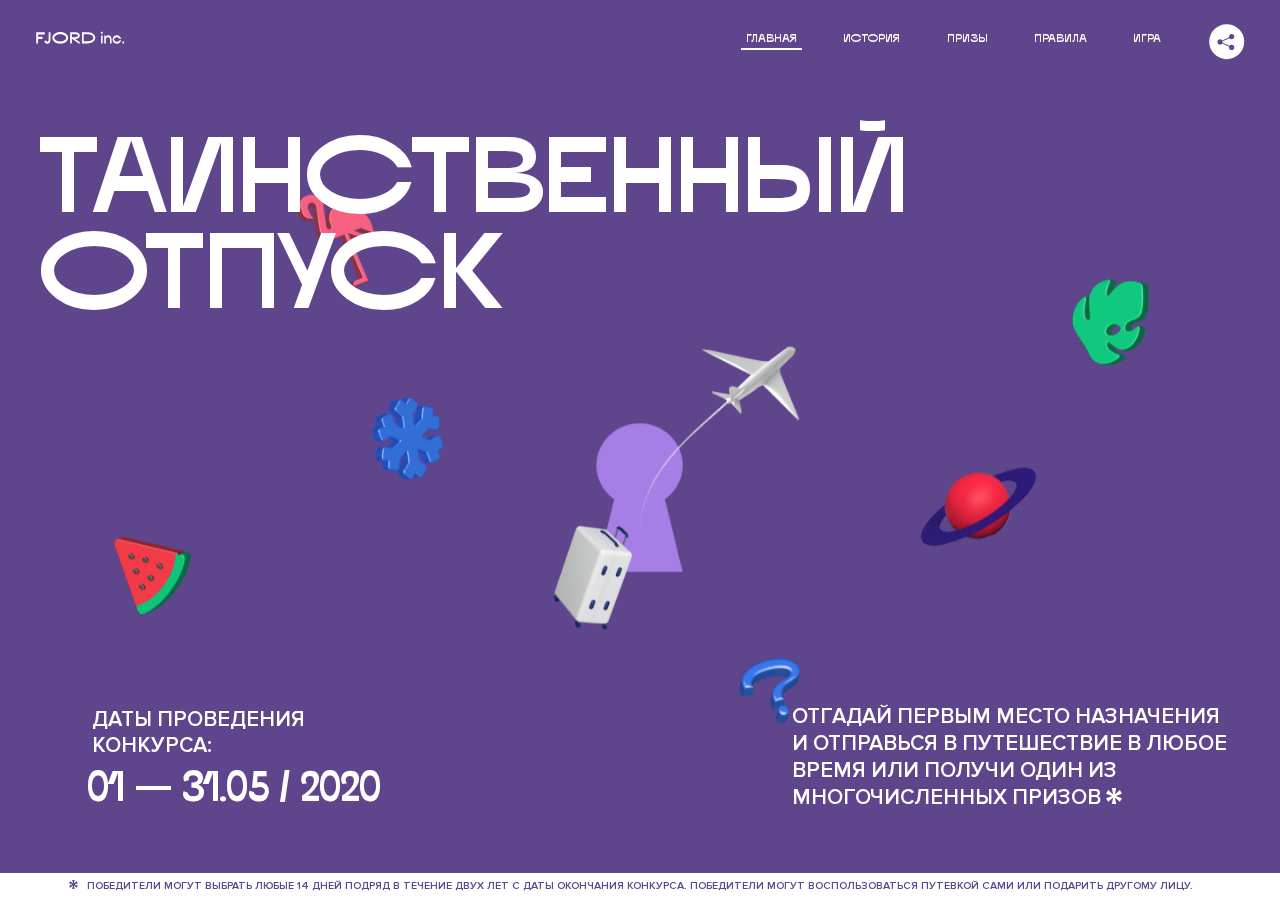
<file: 1/index.html>
<!DOCTYPE html>
<html lang="ru">
<head>
  <meta charset="UTF-8">
  <meta name="description" content="">
  <meta name="viewport" content="width=device-width, initial-scale=1.0">
  <meta http-equiv="X-UA-Compatible" content="ie=edge">
  <title>Mysterious Vacation</title>
  <link rel="stylesheet" href="css/style.min.css">
<link href="css/style.min.css" rel="stylesheet">  <base href="https://htmlacademy-animation.github.io/345335-magic-vacation-1/1/">
</head>
<body>

  <header class="page-header js-header">
    <div class="page-header__wrapper">
      <a href="#" class="page-header__logo" aria-label="Перейти на страницу FJORD.Inc">
        <svg width="100" height="15" viewBox="0 0 100 15" fill="none" xmlns="http://www.w3.org/2000/svg">
          <path d="M0.26 1.4V14H2.276V8.906H7.334V6.44H2.276V3.848H9.872V1.4H0.26ZM12.733 14.36C15.127 14.36 16.243 12.65 16.243 9.5V1.4H14.263V8.96C14.263 11.21 13.723 11.876 12.733 11.876C11.833 11.876 11.473 11.3 11.347 10.58L9.36702 10.94C9.63702 13.046 10.663 14.36 12.733 14.36ZM18.3918 7.7C18.3918 11.372 22.3878 14.36 27.3198 14.36C32.2518 14.36 36.2478 11.372 36.2478 7.7C36.2478 4.028 32.2518 1.04 27.3198 1.04C22.3878 1.04 18.3918 4.028 18.3918 7.7ZM20.6058 7.7C20.6058 5.378 23.6118 3.524 27.3198 3.524C30.9918 3.524 33.9798 5.378 33.9798 7.7C33.9798 10.004 30.9918 11.858 27.3198 11.858C23.6118 11.858 20.6058 10.004 20.6058 7.7ZM40.403 14V8.906H40.799L49.079 14.702V12.38L44.039 8.906H44.201C47.999 8.906 49.277 7.304 49.277 5.162C49.277 3.092 47.999 1.4 44.201 1.4H38.387V14H40.403ZM43.535 3.722C45.785 3.722 47.045 4.136 47.045 5.432C47.045 6.764 45.785 7.034 43.535 7.034H40.403V3.722H43.535ZM51.6936 1.382V14H57.8676C62.7456 14 66.7236 11.534 66.7236 7.7C66.7236 3.848 62.7456 1.382 57.8676 1.382H51.6936ZM53.7096 11.624V3.722H57.5436C61.5396 3.722 64.4916 5.018 64.4916 7.7C64.4916 10.238 61.5396 11.624 57.5436 11.624H53.7096ZM73.1832 14.018H74.9832V5H73.1832V14.018ZM72.9132 1.976C72.9132 2.57 73.3992 3.092 74.0832 3.092C74.7492 3.092 75.2352 2.57 75.2352 1.976C75.2352 1.382 74.7672 0.805999 74.0832 0.805999C73.3812 0.805999 72.9132 1.382 72.9132 1.976ZM76.7867 14H78.5687V9.104C78.7487 8.006 79.5947 6.962 81.0887 6.962C82.1147 6.962 83.2667 7.448 83.2667 9.554V14H85.0487V9.014C85.0487 6.152 83.2307 4.73 81.3587 4.73C79.9187 4.73 79.0727 5.558 78.5687 6.854V5H76.7867V14ZM90.9898 14.27C93.5098 14.27 95.3818 12.506 95.7238 10.328H94.0498C93.7258 11.3 92.6998 12.02 90.9898 12.02C88.8478 12.02 87.7678 10.922 87.7678 9.59C87.7678 8.24 88.8478 6.962 90.9898 6.962C92.7538 6.962 93.7978 7.844 94.0858 8.924H95.7418C95.4358 6.71 93.6178 4.73 90.9898 4.73C88.0918 4.73 86.1298 7.124 86.1298 9.59C86.1298 12.074 88.1278 14.27 90.9898 14.27ZM97.0693 12.938C97.0693 13.658 97.5553 14.144 98.2753 14.144C98.9953 14.144 99.4813 13.658 99.4813 12.938C99.4813 12.2 98.9953 11.714 98.2753 11.714C97.5553 11.714 97.0693 12.2 97.0693 12.938Z" fill="currentColor"></path>
        </svg>
      </a>
      <button class="page-header__toggler js-menu-toggler" type="button" aria-label="Управление мобильным меню"><span>Меню</span></button>
      <nav class="page-header__nav">
        <div class="page-header__menu js-menu" id="menu">
          <ul>
            <li>
              <a class="js-menu-link active" href="#top" data-href="top">главная</a>
            </li>
            <li>
              <a class="js-menu-link" href="#story" data-href="story">история</a>
            </li>
            <li>
              <a class="js-menu-link" href="#prizes" data-href="prizes">призы</a>
            </li>
            <li>
              <a class="js-menu-link" href="#rules" data-href="rules">правила</a>
            </li>
            <li>
              <a class="js-menu-link" href="#game" data-href="game">игра</a>
            </li>
          </ul>
        </div>
        <div class="page-header__social">
          <div class="social-block js-social-block">
            <button class="social-block__toggler" aria-label="Управлять блоком с социальными кнопками">
              <svg width="26" height="22" viewBox="0 0 27 22" fill="none" xmlns="http://www.w3.org/2000/svg">
                <path d="M19.6721 7.43664C21.6273 7.43664 23.213 5.85095 23.213 3.89566C23.213 1.94037 21.6273 0.354675 19.6721 0.354675C17.7168 0.354675 16.1311 1.94037 16.1311 3.89566C16.1311 4.19968 16.1728 4.49178 16.2458 4.77345L7.21751 8.95527C6.57519 8.05214 5.52303 7.46049 4.33078 7.46049C2.37549 7.46049 0.789795 9.04618 0.789795 11.0015C0.789795 12.9568 2.37549 14.5425 4.33078 14.5425C5.52303 14.5425 6.57668 13.9508 7.21751 13.0477L16.2458 17.2295C16.1743 17.5112 16.1311 17.8033 16.1311 18.1073C16.1311 20.0626 17.7168 21.6483 19.6721 21.6483C21.6273 21.6483 23.213 20.0626 23.213 18.1073C23.213 16.152 21.6273 14.5663 19.6721 14.5663C18.4798 14.5663 17.4262 15.158 16.7853 16.0611L7.75701 11.8793C7.82854 11.5976 7.87176 11.3055 7.87176 11.0015C7.87176 10.6974 7.83003 10.4053 7.75701 10.1237L16.7853 5.94186C17.4262 6.84499 18.4783 7.43664 19.6721 7.43664Z" fill="currentColor"></path>
              </svg>
            </button>
            <ul class="social-block__list">
              <li>
                <a class="social-block__link social-block__link--fb" href="#" aria-label="Мы на Facebook">
                  <svg width="8" height="17" viewBox="0 0 8 17" fill="none" xmlns="http://www.w3.org/2000/svg">
                    <path d="M4.24646 16.9899H1.09275L1.05793 8.49828H0V5.30707H1.05793V3.81124C1.05793 1.42084 2.57654 0 5.21735 0H7.41758V3.18585H5.30841C4.28262 3.18585 4.2478 3.48582 4.2478 4.24914V5.30707H7.42964L7.16716 8.49828H4.2478V16.9899H4.24646Z" fill="currentColor"></path>
                  </svg>
                </a>
              </li>
              <li>
                <a class="social-block__link social-block__link--insta" href="#" aria-label="Мы в Instagram">
                  <svg width="15" height="15" viewBox="0 0 15 15" fill="none" xmlns="http://www.w3.org/2000/svg">
                    <path d="M11.0197 0H4.19806C2.14246 0 0.471191 1.66993 0.471191 3.72285V10.5499C0.471191 12.6082 2.14112 14.2727 4.19806 14.2727H11.0197C13.0753 14.2727 14.7466 12.6082 14.7466 10.5499V3.72285C14.7466 1.67127 13.0753 0 11.0197 0ZM11.0197 12.4849H4.19806C3.13076 12.4849 2.26432 11.6158 2.26432 10.5512V3.72419C2.26432 2.65956 3.13076 1.79715 4.19806 1.79715H11.0197C12.087 1.79715 12.9535 2.6609 12.9535 3.72419V10.5512C12.9535 11.6145 12.087 12.4849 11.0197 12.4849Z" fill="currentColor"></path>
                    <path d="M7.60887 3.11084C5.38989 3.11084 3.58203 4.9187 3.58203 7.14036C3.58203 9.35532 5.38989 11.1645 7.60887 11.1645C9.83053 11.1645 11.6357 9.35666 11.6357 7.14036C11.6357 4.9187 9.83053 3.11084 7.60887 3.11084ZM7.60887 9.36871C6.37551 9.36871 5.37784 8.37372 5.37784 7.14036C5.37784 5.90699 6.37551 4.90665 7.60887 4.90665C8.83822 4.90665 9.84259 5.90833 9.84259 7.14036C9.84392 8.37238 8.83822 9.36871 7.60887 9.36871Z" fill="currentColor"></path>
                    <path d="M11.3573 2.35962C10.8256 2.35962 10.3931 2.79752 10.3931 3.32381C10.3931 3.85546 10.8256 4.29336 11.3573 4.29336C11.8862 4.29336 12.3215 3.85546 12.3215 3.32381C12.3215 2.79752 11.8862 2.35962 11.3573 2.35962Z" fill="currentColor"></path>
                  </svg>
                </a>
              </li>
              <li>
                <a class="social-block__link social-block__link--vk" href="#" aria-label="Мы ВКонтакте">
                  <svg width="17" height="10" viewBox="0 0 17 10" fill="none" xmlns="http://www.w3.org/2000/svg">
                    <path d="M14.1234 4.9002C14.1234 4.9002 16.3623 1.72708 16.5866 0.680242C16.6595 0.312285 16.4947 0.103188 16.1069 0.103188C16.1069 0.103188 14.8193 0.103188 14.168 0.103188C13.7235 0.103188 13.5587 0.293278 13.4235 0.579768C13.4235 0.579768 12.3724 2.82553 11.0969 4.24712C10.6861 4.70333 10.4781 4.84318 10.2511 4.84318C10.0646 4.84318 9.98625 4.6911 9.98625 4.27834V0.649016C9.98625 0.147997 9.92545 0.00135496 9.5066 0.00135496H6.39628C6.15578 0.00135496 6.0085 0.134417 6.0085 0.324506C6.0085 0.801084 6.73406 0.908351 6.73406 2.20231V4.87305C6.73406 5.40529 6.70569 5.61575 6.45303 5.61575C5.78016 5.61575 4.19528 3.30618 3.30623 0.678887C3.12923 0.145282 2.93737 0 2.43475 0H0.486409C0.205373 0 0 0.190085 0 0.476576C0 0.991172 0.60666 3.40801 2.99277 6.64358C4.59927 8.8201 6.70569 10 8.60269 10C9.76196 10 10.0416 9.80312 10.0416 9.31432V7.63883C10.0416 7.22607 10.2065 7.04956 10.4429 7.04956C10.7078 7.04956 11.1847 7.13238 12.2805 8.22268C13.5843 9.47862 13.6762 10 14.3896 10H16.5676C16.7919 10 17 9.89273 17 9.52342C17 9.02919 16.3623 8.15343 15.384 7.10659C14.9801 6.56755 14.3302 5.98914 14.1248 5.72301C13.8275 5.40801 13.9154 5.23014 14.1234 4.9002Z" fill="currentColor"></path>
                  </svg>
                </a>
              </li>
            </ul>
          </div>
        </div>
      </nav>
    </div>
  </header>

  <main class="page-content">

    <section class="animation-screen"></section>

    <section class="screen screen--hidden screen--intro js-scrollspy" id="top">
      <div class="screen__wrapper">
        <div class="intro">
          <h1 class="intro__title">Таинственный отпуск</h1>
          <div class="intro__content">
            <div class="intro__info">
              <p class="intro__label">Даты проведения конкурса:</p>
              <p class="intro__date">01 — 31.05 / 2020</p>
            </div>
            <div class="intro__message">
              <p>
                Отгадай первым место назначения и&nbsp;отправься в&nbsp;путешествие в&nbsp;любое время или получи один из многочисленных призов
                <svg width="16" height="16" viewBox="0 0 10 10" fill="none" xmlns="http://www.w3.org/2000/svg">
                  <path d="M0 6.35337L3.90271 4.99012L0 3.64663L1.34615 1.32374L4.44287 4.01073L3.67364 0H6.34615L5.57692 4.01073L8.65385 1.32374L10 3.64663L6.13405 4.99012L10 6.35337L8.65385 8.65651L5.57692 5.98927L6.34615 10H3.67364L4.44287 5.96952L1.34615 8.65651L0 6.35337Z" fill="currentColor"></path>
                </svg>
              </p>
            </div>
          </div>
        </div>
      </div>
      <div class="screen__footer js-footer">
        <button class="screen__footer-enlarge js-footer-toggler" type="button" aria-label="Показать сообщение">
          <svg width="10" height="10" viewBox="0 0 10 10" fill="none" xmlns="http://www.w3.org/2000/svg">
            <path d="M0 6.35337L3.90271 4.99012L0 3.64663L1.34615 1.32374L4.44287 4.01073L3.67364 0H6.34615L5.57692 4.01073L8.65385 1.32374L10 3.64663L6.13405 4.99012L10 6.35337L8.65385 8.65651L5.57692 5.98927L6.34615 10H3.67364L4.44287 5.96952L1.34615 8.65651L0 6.35337Z" fill="currentColor"></path>
          </svg>
        </button>
        <button class="screen__footer-collapse js-footer-toggler" type="button" aria-label="Скрыть сообщение">
          <svg width="13" height="13" viewBox="0 0 13 13" fill="none" xmlns="http://www.w3.org/2000/svg">
            <line x1="12.3536" y1="0.353553" x2="0.738349" y2="11.9688" stroke="currentColor"></line>
            <line x1="0.738319" y1="0.539925" x2="12.3535" y2="12.1551" stroke="currentColor"></line>
          </svg>
        </button>
        <div class="screen__footer-wrapper">
          <div class="screen__footer-announce">
            <p class="screen__footer-label">Даты проведения конкурса:</p>
            <p class="screen__footer-date">01 — 31.05 / 2020</p>
          </div>
          <div class="screen__footer-note">
            <p>
              <svg width="10" height="10" viewBox="0 0 10 10" fill="none" xmlns="http://www.w3.org/2000/svg">
                <path d="M0 6.35337L3.90271 4.99012L0 3.64663L1.34615 1.32374L4.44287 4.01073L3.67364 0H6.34615L5.57692 4.01073L8.65385 1.32374L10 3.64663L6.13405 4.99012L10 6.35337L8.65385 8.65651L5.57692 5.98927L6.34615 10H3.67364L4.44287 5.96952L1.34615 8.65651L0 6.35337Z" fill="currentColor"></path>
              </svg>
              <span>Победители могут выбрать любые 14 дней подряд в&nbsp;течение двух лет с&nbsp;даты окончания конкурса. Победители могут воспользоваться путевкой сами или подарить другому лицу.</span>
            </p>
          </div>
        </div>
      </div>
    </section>

    <section class="screen screen--hidden screen--story js-scrollspy" id="story">

      <div class="slider swiper-container js-slider">

        <div class="swiper-wrapper">

          <div class="slider__item swiper-slide">
            <h2 class="slider__item-title">История</h2>
            <p class="slider__item-text">Джеймс Таргет был основателем компании &laquo;Fjord Inc.&raquo;. С&nbsp;1965 года &laquo;Fjord Inc.&raquo; прославилась надёжными и&nbsp;удобными чемоданами и&nbsp;аксессуарами для туристов.</p>
          </div>

          <div class="slider__item swiper-slide">
            <p class="slider__item-text">Когда Джеймсу было 7&nbsp;лет, в&nbsp;их&nbsp;доме гостил дядюшка и&nbsp;развлекал детей рассказами о&nbsp;своей поездке в&nbsp;место, показавшееся малышу Таргету невероятным. Тогда Джеймс решил, что однажды посетит его, но&nbsp;не&nbsp;будет рассказывать о&nbsp;мечте, пока не&nbsp;осуществит.</p>
          </div>

          <div class="slider__item swiper-slide">
            <p class="slider__item-text">Джеймс Таргет стал увлеченным путешественником. Он&nbsp;посетил 5&nbsp;континентов, 126&nbsp;стран.</p>
          </div>

          <div class="slider__item swiper-slide">
            <p class="slider__item-text">Он&nbsp;сплавлялся по&nbsp;Амазонке и&nbsp;погружался в&nbsp;пещеры Франции, медитировал в&nbsp;горах Тибета и&nbsp;пожимал руку вождя племени Акугауа.</p>
          </div>

          <div class="slider__item swiper-slide">
            <p class="slider__item-text">Из&nbsp;своих поездок Джеймс Таргет привозил идеи, как сделать свои чемоданы &laquo;Fjord Inc.&raquo; удобными и&nbsp;приспособленными к&nbsp;разным дорожным условиям.</p>
          </div>

          <div class="slider__item swiper-slide">
            <p class="slider__item-text">Всё это время Джеймс не&nbsp;оставлял идею поездки своей мечты. Однако, как только он&nbsp;брался за&nbsp;планирование, возникали препятствия, не&nbsp;позволяющие отправиться туда.</p>
          </div>

          <div class="slider__item swiper-slide">
            <p class="slider__item-text">В&nbsp;возрасте 67&nbsp;лет Джеймс Таргет попал под лавину и&nbsp;погиб. В&nbsp;своём завещании он&nbsp;поручил отправить в&nbsp;заветное путешествие трёх смельчаков, единых с&nbsp;ним духом.</p>
          </div>

          <div class="slider__item swiper-slide">
            <p class="slider__item-text">Тех, кто сможет узнать таинственное место, задавая вопросы специально обученному ИИ&nbsp;&laquo;Соне&raquo;, ждет фантастическое путешествие.</p>
          </div>
        </div>
        <div class="slider__controls">
          <button class="slider__control slider__control--prev js-control-prev" type="button" aria-label="Показать предыдущую историю">
            <svg width="12" height="22" viewBox="0 0 12 22" fill="none" xmlns="http://www.w3.org/2000/svg">
              <path d="M11 1L1 11L11 21" stroke="currentColor" stroke-width="2" stroke-linejoin="round"></path>
            </svg>
          </button>
          <button class="slider__control slider__control--next js-control-next" type="button" aria-label="Показать следующую историю">
            <svg width="12" height="22" viewBox="0 0 12 22" fill="none" xmlns="http://www.w3.org/2000/svg">
              <path d="M1 1L11 11L1 21" stroke="currentColor" stroke-width="2" stroke-linejoin="round"></path>
            </svg>
          </button>
        </div>
        <div class="slider__pagination swiper-pagination"></div>
      </div>
    </section>

    <section class="screen screen--hidden screen--prizes js-scrollspy" id="prizes">
      <div class="screen__wrapper">
        <div class="prizes">
          <h2 class="prizes__title">ПРизы</h2>
          <div class="prizes__lead">
            <p>Найди ответ и&nbsp;получи один из&nbsp;призов:</p>
          </div>
          <ul class="prizes__list">
            <li class="prizes__item prizes__item--journeys">
              <div class="prizes__icon">
                <picture>
                  <source srcset="img/prize1-mob.svg" media="(orientation: portrait)">
                  <img src="img/prize1.svg" alt="">
                </picture>
              </div>
              <p class="prizes__desc">
                <b>3</b>
                <span>загадочных путешествия</span>
              </p>
            </li>
            <li class="prizes__item prizes__item--cases">
              <div class="prizes__icon">
                <picture>
                  <source srcset="img/prize2-mob.svg" media="(orientation: portrait)">
                  <img src="img/prize2.svg" alt="">
                </picture>
              </div>
              <p class="prizes__desc">
                <b>7</b>
                <span>надежных чемоданов</span>
              </p>
            </li>
            <li class="prizes__item prizes__item--codes">
              <div class="prizes__icon">
                <picture>
                  <source srcset="img/prize3-mob.svg" media="(orientation: portrait)">
                  <img src="img/prize3.svg" alt="">
                </picture>
              </div>
              <p class="prizes__desc">
                <b>900</b>
                <span>
                  промокодов на&nbsp;скидку 15%
                  <svg width="10" height="10" viewBox="0 0 10 10" fill="none" xmlns="http://www.w3.org/2000/svg">
                    <path d="M0 6.35337L3.90271 4.99012L0 3.64663L1.34615 1.32374L4.44287 4.01073L3.67364 0H6.34615L5.57692 4.01073L8.65385 1.32374L10 3.64663L6.13405 4.99012L10 6.35337L8.65385 8.65651L5.57692 5.98927L6.34615 10H3.67364L4.44287 5.96952L1.34615 8.65651L0 6.35337Z" fill="currentColor"></path>
                  </svg>
                </span>
              </p>
            </li>
          </ul>
        </div>
      </div>
      <div class="screen__footer js-footer">
        <button class="screen__footer-enlarge js-footer-toggler" type="button" aria-label="Показать сообщение">
          <svg width="10" height="10" viewBox="0 0 10 10" fill="none" xmlns="http://www.w3.org/2000/svg">
            <path d="M0 6.35337L3.90271 4.99012L0 3.64663L1.34615 1.32374L4.44287 4.01073L3.67364 0H6.34615L5.57692 4.01073L8.65385 1.32374L10 3.64663L6.13405 4.99012L10 6.35337L8.65385 8.65651L5.57692 5.98927L6.34615 10H3.67364L4.44287 5.96952L1.34615 8.65651L0 6.35337Z" fill="currentColor"></path>
          </svg>
        </button>
        <button class="screen__footer-collapse js-footer-toggler" type="button" aria-label="Скрыть сообщение">
          <svg width="13" height="13" viewBox="0 0 13 13" fill="none" xmlns="http://www.w3.org/2000/svg">
            <line x1="12.3536" y1="0.353553" x2="0.738349" y2="11.9688" stroke="currentColor"></line>
            <line x1="0.738319" y1="0.539925" x2="12.3535" y2="12.1551" stroke="currentColor"></line>
          </svg>
        </button>
        <div class="screen__footer-wrapper">
          <div class="screen__footer-announce">
            <p class="screen__footer-label">Даты проведения конкурса:</p>
            <p class="screen__footer-date">01 — 31.05 / 2020</p>
          </div>
          <div class="screen__footer-note">
            <p>
              <svg width="10" height="10" viewBox="0 0 10 10" fill="none" xmlns="http://www.w3.org/2000/svg">
                <path d="M0 6.35337L3.90271 4.99012L0 3.64663L1.34615 1.32374L4.44287 4.01073L3.67364 0H6.34615L5.57692 4.01073L8.65385 1.32374L10 3.64663L6.13405 4.99012L10 6.35337L8.65385 8.65651L5.57692 5.98927L6.34615 10H3.67364L4.44287 5.96952L1.34615 8.65651L0 6.35337Z" fill="currentColor"></path>
              </svg>
              <span>Скидка&nbsp;15% на&nbsp;единоразовое приобретение путёвки с&nbsp;1&nbsp;июня 2020 по&nbsp;31&nbsp;мая 2022&nbsp;года. Суммируется с&nbsp;другими акциями</span>
            </p>
          </div>
        </div>
      </div>
    </section>

    <section class="screen screen--hidden screen--rules js-scrollspy" id="rules">
      <div class="screen__wrapper">
        <div class="rules">
          <h2 class="rules__title">Правила</h2>
          <div class="rules__lead">
            <p>Для того чтобы получить наследство Джеймса Таргета, тебе нужно выведать у&nbsp;&laquo;Сони&raquo;, куда предстоит отправиться тебе в&nbsp;случае победы</p>
          </div>
          <ol class="rules__list">
            <li class="rules__item">
              <p>Тебе отводится <br>5&nbsp;минут</p>
            </li>
            <li class="rules__item">
              <p>Задавай любые вопросы в&nbsp;текстовом поле</p>
            </li>
            <li class="rules__item">
              <p>Нажимай кнопку &laquo;Узнать&raquo;, чтобы получить ответ</p>
            </li>
            <li class="rules__item">
              <p>&laquo;Соня&raquo; может отвечать только&nbsp;Да или Нет</p>
            </li>
          </ol>
          <a href="#game" class="rules__link btn">Погнали!</a>
        </div>
      </div>
      <div class="screen__disclaimer">
        <div class="disclaimer">
          <ul>
            <li>
              <a href="#">Правовая информация</a>
            </li>
            <li>
              <a href="#">Подробные правила</a>
            </li>
          </ul>
        </div>
      </div>
    </section>

    <section class="screen screen--hidden screen--game js-scrollspy" id="game">
      <div class="screen__wrapper">
        <div class="game">
          <div class="game__header">
            <h2 class="game__title">Игра</h2>
            <div class="game__counter">
              <span>05</span>:<span>00</span>
            </div>
          </div>
          <div class="game__body">
            <div class="chat">
              <div class="chat__body js-chat">
                <ul class="chat__list" id="messages"></ul>
              </div>
              <div class="chat__footer">
                <form action="#" method="post" class="form" id="message-form">
                  <label for="message-field" class="visually-hidden">Поле для ввода вопроса</label>
                  <input type="text" class="form__field" id="message-field">
                  <button class="form__button btn">
                    Узнать
                    <svg width="18" height="19" viewBox="0 0 18 19" fill="none" xmlns="http://www.w3.org/2000/svg">
                      <path stroke="currentColor" stroke-width="2" d="M9 19V1"></path>
                      <path d="M1 9l8-8 8 8" stroke="currentColor" stroke-width="2" stroke-linejoin="round"></path>
                    </svg>
                  </button>
                </form>
              </div>
            </div>
          </div>
          <!-- временные кнопки для показа результата -->
          <div class="game__buttons">
            <button class="game__button btn js-show-result" type="button" data-target="result">Положительный результат</button>
            <button class="game__button btn js-show-result" type="button" data-target="result2">Положительный результат - 2</button>
            <button class="game__button btn js-show-result" type="button" data-target="result3">Отрицательный результат</button>
          </div>
        </div>
      </div>
    </section>

    <section class="screen screen--hidden screen--result" id="result">
      <div class="screen__wrapper">
        <div class="result result--trip">
          <div class="result__image">
            <picture>
              <source srcset="img/result1-mob.png 1x, img/result1-mob@2x.png 2x" media="(max-width: 768px) and (orientation: portrait)">
              <img src="img/result1.png" srcset="img/result1@2x.png 2x" alt="">
            </picture>
          </div>
          <h2 class="result__title">
            <span class="visually-hidden">ПОбеда!</span>
            <svg xmlns="http://www.w3.org/2000/svg" viewBox="0 0 568.85 109.24">
              <path d="M16,24.44V92H2.6V8H75V92H61.52V24.44H16Z" transform="translate(-2.1 -1.5)" fill="none" stroke="currentColor"></path>
              <path d="M148.76,5.6c32.88,0,59.52,19.92,59.52,44.4s-26.64,44.4-59.52,44.4S89.24,74.48,89.24,50,115.88,5.6,148.76,5.6Zm0,72.12c24.48,0,44.4-12.36,44.4-27.72s-19.92-27.84-44.4-27.84C124,22.16,104,34.52,104,50S124,77.72,148.76,77.72Z" transform="translate(-2.1 -1.5)" fill="none" stroke="currentColor"></path>
              <path d="M287.36,8V24.44H236v14.4h25.32c25.44,0,34,11.16,34,26.52,0,15.6-8.52,26.64-34,26.64H222.56V8h64.8ZM256.88,76.52c15.12,0,23.52-2,23.52-11.52S272,54.44,256.88,54.44H236V76.52h20.88Z" transform="translate(-2.1 -1.5)" fill="none" stroke="currentColor"></path>
              <path d="M371.47,8V24.44H320.84V41.6h33.6V58h-33.6V75.56h50.64V92H307.4V8h64.08Z" transform="translate(-2.1 -1.5)" fill="none" stroke="currentColor"></path>
              <path d="M382.39,110.24V75.56h7.44c4.56-4.68,7.8-18.36,8.76-56L399,8h48.6V75.56h10v34.68H442.87V92H397v18.24H382.39Zm51.72-34.68V24.44H411.55v3.12c-0.48,22.44-3.24,37.68-7.2,48h29.76Z" transform="translate(-2.1 -1.5)" fill="none" stroke="currentColor"></path>
              <path d="M463.75,92l28-84h27.12l28.08,84H533.47l-7.8-23.52h-37.8L480.07,92H463.75Zm56.64-40L507,11.84,493.51,52h26.88Z" transform="translate(-2.1 -1.5)" fill="none" stroke="currentColor"></path>
              <path d="M554.12,70.4L555.55,2H569l1.44,68.4H554.12Zm8.28,6.36c4.8,0,8,3.24,8,8.16a8,8,0,1,1-16.08,0C554.35,80,557.59,76.76,562.39,76.76Z" transform="translate(-2.1 -1.5)" fill="none" stroke="currentColor"></path>
            </svg>
          </h2>
          <div class="result__text">
            <p>ты&nbsp;отправляешься в&nbsp;Арктику!</p>
          </div>
          <div class="result__form">
            <form action="#" method="post" class="form form--result">
              <label for="email-field" class="form__label">зарегистрируй результат</label>
              <input type="email" class="form__field" id="email-field" placeholder="e-mail для регистации результата и получения приза" required="">
              <button class="form__button btn">
                отправить
                <svg width="18" height="19" viewBox="0 0 18 19" fill="none" xmlns="http://www.w3.org/2000/svg">
                  <path stroke="currentColor" stroke-width="2" d="M9 19V1"></path>
                  <path d="M1 9l8-8 8 8" stroke="currentColor" stroke-width="2" stroke-linejoin="round"></path>
                </svg>
              </button>
            </form>
          </div>
        </div>
      </div>
    </section>

    <section class="screen screen--hidden screen--result" id="result2">
      <div class="screen__wrapper">
        <div class="result result--prize">
          <div class="result__image">
            <picture>
              <source srcset="img/result2-mob.png 1x, img/result2-mob@2x.png 2x" media="(max-width: 768px) and (orientation: portrait)">
              <img src="img/result2.png" srcset="img/result2@2x.png 2x" alt="">
            </picture>
          </div>
          <h2 class="result__title">
            <span class="visually-hidden">ПОбеда!</span>
            <svg xmlns="http://www.w3.org/2000/svg" viewBox="0 0 568.85 109.24">
              <path d="M16,24.44V92H2.6V8H75V92H61.52V24.44H16Z" transform="translate(-2.1 -1.5)" fill="none" stroke="currentColor"></path>
              <path d="M148.76,5.6c32.88,0,59.52,19.92,59.52,44.4s-26.64,44.4-59.52,44.4S89.24,74.48,89.24,50,115.88,5.6,148.76,5.6Zm0,72.12c24.48,0,44.4-12.36,44.4-27.72s-19.92-27.84-44.4-27.84C124,22.16,104,34.52,104,50S124,77.72,148.76,77.72Z" transform="translate(-2.1 -1.5)" fill="none" stroke="currentColor"></path>
              <path d="M287.36,8V24.44H236v14.4h25.32c25.44,0,34,11.16,34,26.52,0,15.6-8.52,26.64-34,26.64H222.56V8h64.8ZM256.88,76.52c15.12,0,23.52-2,23.52-11.52S272,54.44,256.88,54.44H236V76.52h20.88Z" transform="translate(-2.1 -1.5)" fill="none" stroke="currentColor"></path>
              <path d="M371.47,8V24.44H320.84V41.6h33.6V58h-33.6V75.56h50.64V92H307.4V8h64.08Z" transform="translate(-2.1 -1.5)" fill="none" stroke="currentColor"></path>
              <path d="M382.39,110.24V75.56h7.44c4.56-4.68,7.8-18.36,8.76-56L399,8h48.6V75.56h10v34.68H442.87V92H397v18.24H382.39Zm51.72-34.68V24.44H411.55v3.12c-0.48,22.44-3.24,37.68-7.2,48h29.76Z" transform="translate(-2.1 -1.5)" fill="none" stroke="currentColor"></path>
              <path d="M463.75,92l28-84h27.12l28.08,84H533.47l-7.8-23.52h-37.8L480.07,92H463.75Zm56.64-40L507,11.84,493.51,52h26.88Z" transform="translate(-2.1 -1.5)" fill="none" stroke="currentColor"></path>
              <path d="M554.12,70.4L555.55,2H569l1.44,68.4H554.12Zm8.28,6.36c4.8,0,8,3.24,8,8.16a8,8,0,1,1-16.08,0C554.35,80,557.59,76.76,562.39,76.76Z" transform="translate(-2.1 -1.5)" fill="none" stroke="currentColor"></path>
            </svg>
          </h2>
          <div class="result__text">
            <p>чемодан &laquo;Fjord&nbsp;Inc.&raquo;&nbsp;твой</p>
          </div>
          <div class="result__form">
            <form action="#" method="post" class="form form--result">
              <label for="email-field2" class="form__label">зарегистрируй результат</label>
              <input type="email" class="form__field" id="email-field2" placeholder="e-mail для регистации результата и получения приза" required="">
              <button class="form__button btn">
                отправить
                <svg width="18" height="19" viewBox="0 0 18 19" fill="none" xmlns="http://www.w3.org/2000/svg">
                  <path stroke="currentColor" stroke-width="2" d="M9 19V1"></path>
                  <path d="M1 9l8-8 8 8" stroke="currentColor" stroke-width="2" stroke-linejoin="round"></path>
                </svg>
              </button>
            </form>
          </div>
        </div>
      </div>
    </section>

    <section class="screen screen--hidden screen--result" id="result3">
      <div class="screen__wrapper">
        <div class="result result--negative">
          <div class="result__image">
            <picture>
              <source srcset="img/result3-mob.png 1x, img/result3-mob@2x.png 2x" media="(max-width: 768px) and (orientation: portrait)">
              <img src="img/result3.png" srcset="img/result3@2x.png 2x" alt="">
            </picture>
          </div>
          <h2 class="result__title">
            <span class="visually-hidden">Не угадал!</span>
            <svg xmlns="http://www.w3.org/2000/svg" viewBox="0 0 660.77 109.24">
              <path d="M2.66,92V8H16.1V42.2H53.3V8H66.74V92H53.3V58.64H16.1V92H2.66Z" transform="translate(-2.16 -1.5)" fill="none" stroke="currentColor"></path>
              <path d="M147.62,8V24.44H97V41.6h33.6V58H97V75.56h50.64V92H83.54V8h64.08Z" transform="translate(-2.16 -1.5)" fill="none" stroke="currentColor"></path>
              <path d="M199.22,8l20.52,42.36L235.34,8h16.44l-31,84H204.38l9.48-25.92L185.78,8h13.44Z" transform="translate(-2.16 -1.5)" fill="none" stroke="currentColor"></path>
              <path d="M273.74,24.44V92H260.3V8h50.16V24.44H273.74Z" transform="translate(-2.16 -1.5)" fill="none" stroke="currentColor"></path>
              <path d="M307.1,92l28-84h27.12l28.08,84H376.82L369,68.48h-37.8L323.42,92H307.1Zm56.64-40L350.3,11.84,336.86,52h26.88Z" transform="translate(-2.16 -1.5)" fill="none" stroke="currentColor"></path>
              <path d="M396.38,110.24V75.56h7.44c4.56-4.68,7.8-18.36,8.76-56L412.94,8h48.6V75.56h10v34.68H456.86V92H411v18.24H396.38ZM448.1,75.56V24.44H425.54v3.12c-0.48,22.44-3.24,37.68-7.2,48H448.1Z" transform="translate(-2.16 -1.5)" fill="none" stroke="currentColor"></path>
              <path d="M477.74,92l28-84h27.12L560.9,92H547.46l-7.8-23.52h-37.8L494.06,92H477.74Zm56.64-40-13.44-40.2L507.5,52h26.88Z" transform="translate(-2.16 -1.5)" fill="none" stroke="currentColor"></path>
              <path d="M568.7,76.88a13.77,13.77,0,0,0,5,1c6.6,0,10.44-6.24,12-58.32L586.22,8h46.2V92H619V24.44H598.82l-0.12,3.12C597.14,81,589,94.4,573.74,94.4a28.55,28.55,0,0,1-6.72-.84Z" transform="translate(-2.16 -1.5)" fill="none" stroke="currentColor"></path>
              <path d="M646.1,70.4L647.54,2H661l1.44,68.4H646.1Zm8.28,6.36c4.8,0,8,3.24,8,8.16a8,8,0,0,1-16.08,0C646.34,80,649.58,76.76,654.38,76.76Z" transform="translate(-2.16 -1.5)" fill="none" stroke="currentColor"></path>
            </svg>
          </h2>
          <button class="result__button js-play" type="button">
            не сдавайся!
            <span>
              <svg width="27" height="22" viewBox="0 0 27 22" fill="none" xmlns="http://www.w3.org/2000/svg">
                <path d="M10.6899 1.47998C5.42992 1.47998 1.16992 5.73998 1.16992 11C1.16992 16.26 5.42992 20.52 10.6899 20.52C15.9499 20.52 20.2099 16.26 20.2099 11V7.13998" stroke="currentColor" stroke-width="2" stroke-miterlimit="10"></path>
                <path d="M15.1099 12.5099L20.1499 7.13989L25.3099 12.6299" stroke="currentColor" stroke-width="2" stroke-miterlimit="10" stroke-linejoin="round"></path>
              </svg>
            </span>
          </button>
        </div>
      </div>
    </section>

  </main>

<script src="js/script.js"></script></body>
</html>
</file>
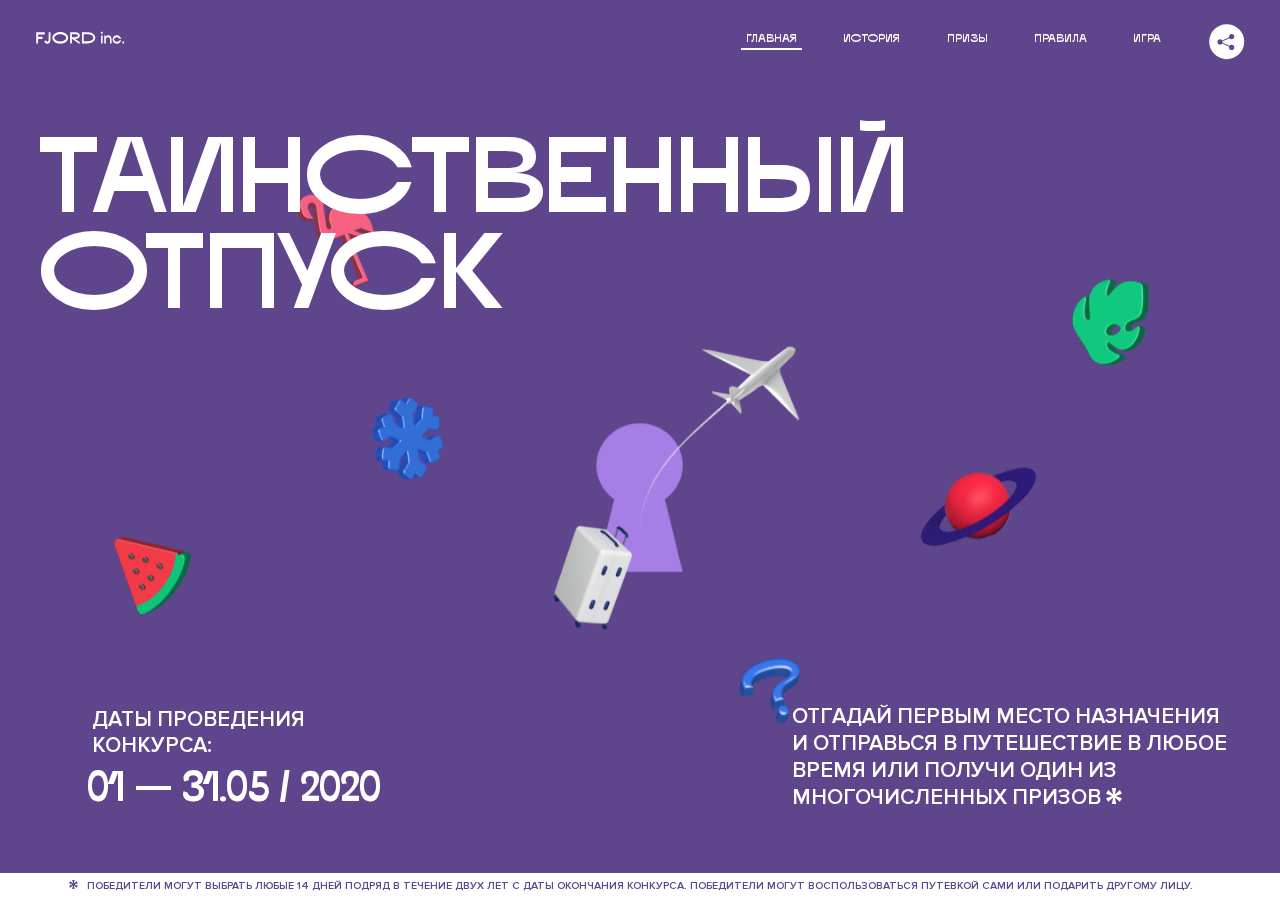
<file: 2/index.html>
<!DOCTYPE html>
<html lang="ru">
<head>
  <meta charset="UTF-8">
  <meta name="description" content="">
  <meta name="viewport" content="width=device-width, initial-scale=1.0">
  <meta http-equiv="X-UA-Compatible" content="ie=edge">
  <title>Mysterious Vacation</title>
  <link rel="stylesheet" href="css/style.min.css">
<link href="css/style.min.css" rel="stylesheet">  <base href="https://htmlacademy-animation.github.io/345335-magic-vacation-1/2/">
</head>
<body>

  <header class="page-header js-header">
    <div class="page-header__wrapper">
      <a href="#" class="page-header__logo" aria-label="Перейти на страницу FJORD.Inc">
        <svg width="100" height="15" viewBox="0 0 100 15" fill="none" xmlns="http://www.w3.org/2000/svg">
          <path d="M0.26 1.4V14H2.276V8.906H7.334V6.44H2.276V3.848H9.872V1.4H0.26ZM12.733 14.36C15.127 14.36 16.243 12.65 16.243 9.5V1.4H14.263V8.96C14.263 11.21 13.723 11.876 12.733 11.876C11.833 11.876 11.473 11.3 11.347 10.58L9.36702 10.94C9.63702 13.046 10.663 14.36 12.733 14.36ZM18.3918 7.7C18.3918 11.372 22.3878 14.36 27.3198 14.36C32.2518 14.36 36.2478 11.372 36.2478 7.7C36.2478 4.028 32.2518 1.04 27.3198 1.04C22.3878 1.04 18.3918 4.028 18.3918 7.7ZM20.6058 7.7C20.6058 5.378 23.6118 3.524 27.3198 3.524C30.9918 3.524 33.9798 5.378 33.9798 7.7C33.9798 10.004 30.9918 11.858 27.3198 11.858C23.6118 11.858 20.6058 10.004 20.6058 7.7ZM40.403 14V8.906H40.799L49.079 14.702V12.38L44.039 8.906H44.201C47.999 8.906 49.277 7.304 49.277 5.162C49.277 3.092 47.999 1.4 44.201 1.4H38.387V14H40.403ZM43.535 3.722C45.785 3.722 47.045 4.136 47.045 5.432C47.045 6.764 45.785 7.034 43.535 7.034H40.403V3.722H43.535ZM51.6936 1.382V14H57.8676C62.7456 14 66.7236 11.534 66.7236 7.7C66.7236 3.848 62.7456 1.382 57.8676 1.382H51.6936ZM53.7096 11.624V3.722H57.5436C61.5396 3.722 64.4916 5.018 64.4916 7.7C64.4916 10.238 61.5396 11.624 57.5436 11.624H53.7096ZM73.1832 14.018H74.9832V5H73.1832V14.018ZM72.9132 1.976C72.9132 2.57 73.3992 3.092 74.0832 3.092C74.7492 3.092 75.2352 2.57 75.2352 1.976C75.2352 1.382 74.7672 0.805999 74.0832 0.805999C73.3812 0.805999 72.9132 1.382 72.9132 1.976ZM76.7867 14H78.5687V9.104C78.7487 8.006 79.5947 6.962 81.0887 6.962C82.1147 6.962 83.2667 7.448 83.2667 9.554V14H85.0487V9.014C85.0487 6.152 83.2307 4.73 81.3587 4.73C79.9187 4.73 79.0727 5.558 78.5687 6.854V5H76.7867V14ZM90.9898 14.27C93.5098 14.27 95.3818 12.506 95.7238 10.328H94.0498C93.7258 11.3 92.6998 12.02 90.9898 12.02C88.8478 12.02 87.7678 10.922 87.7678 9.59C87.7678 8.24 88.8478 6.962 90.9898 6.962C92.7538 6.962 93.7978 7.844 94.0858 8.924H95.7418C95.4358 6.71 93.6178 4.73 90.9898 4.73C88.0918 4.73 86.1298 7.124 86.1298 9.59C86.1298 12.074 88.1278 14.27 90.9898 14.27ZM97.0693 12.938C97.0693 13.658 97.5553 14.144 98.2753 14.144C98.9953 14.144 99.4813 13.658 99.4813 12.938C99.4813 12.2 98.9953 11.714 98.2753 11.714C97.5553 11.714 97.0693 12.2 97.0693 12.938Z" fill="currentColor"></path>
        </svg>
      </a>
      <button class="page-header__toggler js-menu-toggler" type="button" aria-label="Управление мобильным меню"><span>Меню</span></button>
      <nav class="page-header__nav">
        <div class="page-header__menu js-menu" id="menu">
          <ul>
            <li>
              <a class="js-menu-link active" href="#top" data-href="top">главная</a>
            </li>
            <li>
              <a class="js-menu-link" href="#story" data-href="story">история</a>
            </li>
            <li>
              <a class="js-menu-link" href="#prizes" data-href="prizes">призы</a>
            </li>
            <li>
              <a class="js-menu-link" href="#rules" data-href="rules">правила</a>
            </li>
            <li>
              <a class="js-menu-link" href="#game" data-href="game">игра</a>
            </li>
          </ul>
        </div>
        <div class="page-header__social">
          <div class="social-block js-social-block">
            <button class="social-block__toggler" aria-label="Управлять блоком с социальными кнопками">
              <svg width="26" height="22" viewBox="0 0 27 22" fill="none" xmlns="http://www.w3.org/2000/svg">
                <path d="M19.6721 7.43664C21.6273 7.43664 23.213 5.85095 23.213 3.89566C23.213 1.94037 21.6273 0.354675 19.6721 0.354675C17.7168 0.354675 16.1311 1.94037 16.1311 3.89566C16.1311 4.19968 16.1728 4.49178 16.2458 4.77345L7.21751 8.95527C6.57519 8.05214 5.52303 7.46049 4.33078 7.46049C2.37549 7.46049 0.789795 9.04618 0.789795 11.0015C0.789795 12.9568 2.37549 14.5425 4.33078 14.5425C5.52303 14.5425 6.57668 13.9508 7.21751 13.0477L16.2458 17.2295C16.1743 17.5112 16.1311 17.8033 16.1311 18.1073C16.1311 20.0626 17.7168 21.6483 19.6721 21.6483C21.6273 21.6483 23.213 20.0626 23.213 18.1073C23.213 16.152 21.6273 14.5663 19.6721 14.5663C18.4798 14.5663 17.4262 15.158 16.7853 16.0611L7.75701 11.8793C7.82854 11.5976 7.87176 11.3055 7.87176 11.0015C7.87176 10.6974 7.83003 10.4053 7.75701 10.1237L16.7853 5.94186C17.4262 6.84499 18.4783 7.43664 19.6721 7.43664Z" fill="currentColor"></path>
              </svg>
            </button>
            <ul class="social-block__list">
              <li>
                <a class="social-block__link social-block__link--fb" href="#" aria-label="Мы на Facebook">
                  <svg width="8" height="17" viewBox="0 0 8 17" fill="none" xmlns="http://www.w3.org/2000/svg">
                    <path d="M4.24646 16.9899H1.09275L1.05793 8.49828H0V5.30707H1.05793V3.81124C1.05793 1.42084 2.57654 0 5.21735 0H7.41758V3.18585H5.30841C4.28262 3.18585 4.2478 3.48582 4.2478 4.24914V5.30707H7.42964L7.16716 8.49828H4.2478V16.9899H4.24646Z" fill="currentColor"></path>
                  </svg>
                </a>
              </li>
              <li>
                <a class="social-block__link social-block__link--insta" href="#" aria-label="Мы в Instagram">
                  <svg width="15" height="15" viewBox="0 0 15 15" fill="none" xmlns="http://www.w3.org/2000/svg">
                    <path d="M11.0197 0H4.19806C2.14246 0 0.471191 1.66993 0.471191 3.72285V10.5499C0.471191 12.6082 2.14112 14.2727 4.19806 14.2727H11.0197C13.0753 14.2727 14.7466 12.6082 14.7466 10.5499V3.72285C14.7466 1.67127 13.0753 0 11.0197 0ZM11.0197 12.4849H4.19806C3.13076 12.4849 2.26432 11.6158 2.26432 10.5512V3.72419C2.26432 2.65956 3.13076 1.79715 4.19806 1.79715H11.0197C12.087 1.79715 12.9535 2.6609 12.9535 3.72419V10.5512C12.9535 11.6145 12.087 12.4849 11.0197 12.4849Z" fill="currentColor"></path>
                    <path d="M7.60887 3.11084C5.38989 3.11084 3.58203 4.9187 3.58203 7.14036C3.58203 9.35532 5.38989 11.1645 7.60887 11.1645C9.83053 11.1645 11.6357 9.35666 11.6357 7.14036C11.6357 4.9187 9.83053 3.11084 7.60887 3.11084ZM7.60887 9.36871C6.37551 9.36871 5.37784 8.37372 5.37784 7.14036C5.37784 5.90699 6.37551 4.90665 7.60887 4.90665C8.83822 4.90665 9.84259 5.90833 9.84259 7.14036C9.84392 8.37238 8.83822 9.36871 7.60887 9.36871Z" fill="currentColor"></path>
                    <path d="M11.3573 2.35962C10.8256 2.35962 10.3931 2.79752 10.3931 3.32381C10.3931 3.85546 10.8256 4.29336 11.3573 4.29336C11.8862 4.29336 12.3215 3.85546 12.3215 3.32381C12.3215 2.79752 11.8862 2.35962 11.3573 2.35962Z" fill="currentColor"></path>
                  </svg>
                </a>
              </li>
              <li>
                <a class="social-block__link social-block__link--vk" href="#" aria-label="Мы ВКонтакте">
                  <svg width="17" height="10" viewBox="0 0 17 10" fill="none" xmlns="http://www.w3.org/2000/svg">
                    <path d="M14.1234 4.9002C14.1234 4.9002 16.3623 1.72708 16.5866 0.680242C16.6595 0.312285 16.4947 0.103188 16.1069 0.103188C16.1069 0.103188 14.8193 0.103188 14.168 0.103188C13.7235 0.103188 13.5587 0.293278 13.4235 0.579768C13.4235 0.579768 12.3724 2.82553 11.0969 4.24712C10.6861 4.70333 10.4781 4.84318 10.2511 4.84318C10.0646 4.84318 9.98625 4.6911 9.98625 4.27834V0.649016C9.98625 0.147997 9.92545 0.00135496 9.5066 0.00135496H6.39628C6.15578 0.00135496 6.0085 0.134417 6.0085 0.324506C6.0085 0.801084 6.73406 0.908351 6.73406 2.20231V4.87305C6.73406 5.40529 6.70569 5.61575 6.45303 5.61575C5.78016 5.61575 4.19528 3.30618 3.30623 0.678887C3.12923 0.145282 2.93737 0 2.43475 0H0.486409C0.205373 0 0 0.190085 0 0.476576C0 0.991172 0.60666 3.40801 2.99277 6.64358C4.59927 8.8201 6.70569 10 8.60269 10C9.76196 10 10.0416 9.80312 10.0416 9.31432V7.63883C10.0416 7.22607 10.2065 7.04956 10.4429 7.04956C10.7078 7.04956 11.1847 7.13238 12.2805 8.22268C13.5843 9.47862 13.6762 10 14.3896 10H16.5676C16.7919 10 17 9.89273 17 9.52342C17 9.02919 16.3623 8.15343 15.384 7.10659C14.9801 6.56755 14.3302 5.98914 14.1248 5.72301C13.8275 5.40801 13.9154 5.23014 14.1234 4.9002Z" fill="currentColor"></path>
                  </svg>
                </a>
              </li>
            </ul>
          </div>
        </div>
      </nav>
    </div>
  </header>

  <main class="page-content">

    <section class="animation-screen"></section>

    <section class="screen screen--hidden screen--intro js-scrollspy" id="top">
      <div class="screen__wrapper">
        <div class="intro">
          <h1 class="intro__title">Таинственный отпуск</h1>
          <div class="intro__content">
            <div class="intro__info">
              <p class="intro__label">Даты проведения конкурса:</p>
              <p class="intro__date">01 — 31.05 / 2020</p>
            </div>
            <div class="intro__message">
              <p>
                Отгадай первым место назначения и&nbsp;отправься в&nbsp;путешествие в&nbsp;любое время или получи один из многочисленных призов
                <svg width="16" height="16" viewBox="0 0 10 10" fill="none" xmlns="http://www.w3.org/2000/svg">
                  <path d="M0 6.35337L3.90271 4.99012L0 3.64663L1.34615 1.32374L4.44287 4.01073L3.67364 0H6.34615L5.57692 4.01073L8.65385 1.32374L10 3.64663L6.13405 4.99012L10 6.35337L8.65385 8.65651L5.57692 5.98927L6.34615 10H3.67364L4.44287 5.96952L1.34615 8.65651L0 6.35337Z" fill="currentColor"></path>
                </svg>
              </p>
            </div>
          </div>
        </div>
      </div>
      <div class="screen__footer js-footer">
        <button class="screen__footer-enlarge js-footer-toggler" type="button" aria-label="Показать сообщение">
          <svg width="10" height="10" viewBox="0 0 10 10" fill="none" xmlns="http://www.w3.org/2000/svg">
            <path d="M0 6.35337L3.90271 4.99012L0 3.64663L1.34615 1.32374L4.44287 4.01073L3.67364 0H6.34615L5.57692 4.01073L8.65385 1.32374L10 3.64663L6.13405 4.99012L10 6.35337L8.65385 8.65651L5.57692 5.98927L6.34615 10H3.67364L4.44287 5.96952L1.34615 8.65651L0 6.35337Z" fill="currentColor"></path>
          </svg>
        </button>
        <button class="screen__footer-collapse js-footer-toggler" type="button" aria-label="Скрыть сообщение">
          <svg width="13" height="13" viewBox="0 0 13 13" fill="none" xmlns="http://www.w3.org/2000/svg">
            <line x1="12.3536" y1="0.353553" x2="0.738349" y2="11.9688" stroke="currentColor"></line>
            <line x1="0.738319" y1="0.539925" x2="12.3535" y2="12.1551" stroke="currentColor"></line>
          </svg>
        </button>
        <div class="screen__footer-wrapper">
          <div class="screen__footer-announce">
            <p class="screen__footer-label">Даты проведения конкурса:</p>
            <p class="screen__footer-date">01 — 31.05 / 2020</p>
          </div>
          <div class="screen__footer-note">
            <p>
              <svg width="10" height="10" viewBox="0 0 10 10" fill="none" xmlns="http://www.w3.org/2000/svg">
                <path d="M0 6.35337L3.90271 4.99012L0 3.64663L1.34615 1.32374L4.44287 4.01073L3.67364 0H6.34615L5.57692 4.01073L8.65385 1.32374L10 3.64663L6.13405 4.99012L10 6.35337L8.65385 8.65651L5.57692 5.98927L6.34615 10H3.67364L4.44287 5.96952L1.34615 8.65651L0 6.35337Z" fill="currentColor"></path>
              </svg>
              <span>Победители могут выбрать любые 14 дней подряд в&nbsp;течение двух лет с&nbsp;даты окончания конкурса. Победители могут воспользоваться путевкой сами или подарить другому лицу.</span>
            </p>
          </div>
        </div>
      </div>
    </section>

    <section class="screen screen--hidden screen--story js-scrollspy" id="story">

      <div class="slider swiper-container js-slider">

        <div class="swiper-wrapper">

          <div class="slider__item swiper-slide">
            <h2 class="slider__item-title">История</h2>
            <p class="slider__item-text">Джеймс Таргет был основателем компании &laquo;Fjord Inc.&raquo;. С&nbsp;1965 года &laquo;Fjord Inc.&raquo; прославилась надёжными и&nbsp;удобными чемоданами и&nbsp;аксессуарами для туристов.</p>
          </div>

          <div class="slider__item swiper-slide">
            <p class="slider__item-text">Когда Джеймсу было 7&nbsp;лет, в&nbsp;их&nbsp;доме гостил дядюшка и&nbsp;развлекал детей рассказами о&nbsp;своей поездке в&nbsp;место, показавшееся малышу Таргету невероятным. Тогда Джеймс решил, что однажды посетит его, но&nbsp;не&nbsp;будет рассказывать о&nbsp;мечте, пока не&nbsp;осуществит.</p>
          </div>

          <div class="slider__item swiper-slide">
            <p class="slider__item-text">Джеймс Таргет стал увлеченным путешественником. Он&nbsp;посетил 5&nbsp;континентов, 126&nbsp;стран.</p>
          </div>

          <div class="slider__item swiper-slide">
            <p class="slider__item-text">Он&nbsp;сплавлялся по&nbsp;Амазонке и&nbsp;погружался в&nbsp;пещеры Франции, медитировал в&nbsp;горах Тибета и&nbsp;пожимал руку вождя племени Акугауа.</p>
          </div>

          <div class="slider__item swiper-slide">
            <p class="slider__item-text">Из&nbsp;своих поездок Джеймс Таргет привозил идеи, как сделать свои чемоданы &laquo;Fjord Inc.&raquo; удобными и&nbsp;приспособленными к&nbsp;разным дорожным условиям.</p>
          </div>

          <div class="slider__item swiper-slide">
            <p class="slider__item-text">Всё это время Джеймс не&nbsp;оставлял идею поездки своей мечты. Однако, как только он&nbsp;брался за&nbsp;планирование, возникали препятствия, не&nbsp;позволяющие отправиться туда.</p>
          </div>

          <div class="slider__item swiper-slide">
            <p class="slider__item-text">В&nbsp;возрасте 67&nbsp;лет Джеймс Таргет попал под лавину и&nbsp;погиб. В&nbsp;своём завещании он&nbsp;поручил отправить в&nbsp;заветное путешествие трёх смельчаков, единых с&nbsp;ним духом.</p>
          </div>

          <div class="slider__item swiper-slide">
            <p class="slider__item-text">Тех, кто сможет узнать таинственное место, задавая вопросы специально обученному ИИ&nbsp;&laquo;Соне&raquo;, ждет фантастическое путешествие.</p>
          </div>
        </div>
        <div class="slider__controls">
          <button class="slider__control slider__control--prev js-control-prev" type="button" aria-label="Показать предыдущую историю">
            <svg width="12" height="22" viewBox="0 0 12 22" fill="none" xmlns="http://www.w3.org/2000/svg">
              <path d="M11 1L1 11L11 21" stroke="currentColor" stroke-width="2" stroke-linejoin="round"></path>
            </svg>
          </button>
          <button class="slider__control slider__control--next js-control-next" type="button" aria-label="Показать следующую историю">
            <svg width="12" height="22" viewBox="0 0 12 22" fill="none" xmlns="http://www.w3.org/2000/svg">
              <path d="M1 1L11 11L1 21" stroke="currentColor" stroke-width="2" stroke-linejoin="round"></path>
            </svg>
          </button>
        </div>
        <div class="slider__pagination swiper-pagination"></div>
      </div>
    </section>

    <section class="screen screen--hidden screen--prizes js-scrollspy" id="prizes">
      <div class="screen__wrapper">
        <div class="prizes">
          <h2 class="prizes__title">ПРизы</h2>
          <div class="prizes__lead">
            <p>Найди ответ и&nbsp;получи один из&nbsp;призов:</p>
          </div>
          <ul class="prizes__list">
            <li class="prizes__item prizes__item--journeys">
              <div class="prizes__icon">
                <picture>
                  <source srcset="img/prize1-mob.svg" media="(orientation: portrait)">
                  <img src="img/prize1.svg" alt="">
                </picture>
              </div>
              <p class="prizes__desc">
                <b>3</b>
                <span>загадочных путешествия</span>
              </p>
            </li>
            <li class="prizes__item prizes__item--cases">
              <div class="prizes__icon">
                <picture>
                  <source srcset="img/prize2-mob.svg" media="(orientation: portrait)">
                  <img src="img/prize2.svg" alt="">
                </picture>
              </div>
              <p class="prizes__desc">
                <b>7</b>
                <span>надежных чемоданов</span>
              </p>
            </li>
            <li class="prizes__item prizes__item--codes">
              <div class="prizes__icon">
                <picture>
                  <source srcset="img/prize3-mob.svg" media="(orientation: portrait)">
                  <img src="img/prize3.svg" alt="">
                </picture>
              </div>
              <p class="prizes__desc">
                <b>900</b>
                <span>
                  промокодов на&nbsp;скидку 15%
                  <svg width="10" height="10" viewBox="0 0 10 10" fill="none" xmlns="http://www.w3.org/2000/svg">
                    <path d="M0 6.35337L3.90271 4.99012L0 3.64663L1.34615 1.32374L4.44287 4.01073L3.67364 0H6.34615L5.57692 4.01073L8.65385 1.32374L10 3.64663L6.13405 4.99012L10 6.35337L8.65385 8.65651L5.57692 5.98927L6.34615 10H3.67364L4.44287 5.96952L1.34615 8.65651L0 6.35337Z" fill="currentColor"></path>
                  </svg>
                </span>
              </p>
            </li>
          </ul>
        </div>
      </div>
      <div class="screen__footer js-footer">
        <button class="screen__footer-enlarge js-footer-toggler" type="button" aria-label="Показать сообщение">
          <svg width="10" height="10" viewBox="0 0 10 10" fill="none" xmlns="http://www.w3.org/2000/svg">
            <path d="M0 6.35337L3.90271 4.99012L0 3.64663L1.34615 1.32374L4.44287 4.01073L3.67364 0H6.34615L5.57692 4.01073L8.65385 1.32374L10 3.64663L6.13405 4.99012L10 6.35337L8.65385 8.65651L5.57692 5.98927L6.34615 10H3.67364L4.44287 5.96952L1.34615 8.65651L0 6.35337Z" fill="currentColor"></path>
          </svg>
        </button>
        <button class="screen__footer-collapse js-footer-toggler" type="button" aria-label="Скрыть сообщение">
          <svg width="13" height="13" viewBox="0 0 13 13" fill="none" xmlns="http://www.w3.org/2000/svg">
            <line x1="12.3536" y1="0.353553" x2="0.738349" y2="11.9688" stroke="currentColor"></line>
            <line x1="0.738319" y1="0.539925" x2="12.3535" y2="12.1551" stroke="currentColor"></line>
          </svg>
        </button>
        <div class="screen__footer-wrapper">
          <div class="screen__footer-announce">
            <p class="screen__footer-label">Даты проведения конкурса:</p>
            <p class="screen__footer-date">01 — 31.05 / 2020</p>
          </div>
          <div class="screen__footer-note">
            <p>
              <svg width="10" height="10" viewBox="0 0 10 10" fill="none" xmlns="http://www.w3.org/2000/svg">
                <path d="M0 6.35337L3.90271 4.99012L0 3.64663L1.34615 1.32374L4.44287 4.01073L3.67364 0H6.34615L5.57692 4.01073L8.65385 1.32374L10 3.64663L6.13405 4.99012L10 6.35337L8.65385 8.65651L5.57692 5.98927L6.34615 10H3.67364L4.44287 5.96952L1.34615 8.65651L0 6.35337Z" fill="currentColor"></path>
              </svg>
              <span>Скидка&nbsp;15% на&nbsp;единоразовое приобретение путёвки с&nbsp;1&nbsp;июня 2020 по&nbsp;31&nbsp;мая 2022&nbsp;года. Суммируется с&nbsp;другими акциями</span>
            </p>
          </div>
        </div>
      </div>
    </section>

    <section class="screen screen--hidden screen--rules js-scrollspy" id="rules">
      <div class="screen__wrapper">
        <div class="rules">
          <h2 class="rules__title">Правила</h2>
          <div class="rules__lead">
            <p>Для того чтобы получить наследство Джеймса Таргета, тебе нужно выведать у&nbsp;&laquo;Сони&raquo;, куда предстоит отправиться тебе в&nbsp;случае победы</p>
          </div>
          <ol class="rules__list">
            <li class="rules__item">
              <p>Тебе отводится <br>5&nbsp;минут</p>
            </li>
            <li class="rules__item">
              <p>Задавай любые вопросы в&nbsp;текстовом поле</p>
            </li>
            <li class="rules__item">
              <p>Нажимай кнопку &laquo;Узнать&raquo;, чтобы получить ответ</p>
            </li>
            <li class="rules__item">
              <p>&laquo;Соня&raquo; может отвечать только&nbsp;Да или Нет</p>
            </li>
          </ol>
          <a href="#game" class="rules__link btn">Погнали!</a>
        </div>
      </div>
      <div class="screen__disclaimer">
        <div class="disclaimer">
          <ul>
            <li>
              <a href="#">Правовая информация</a>
            </li>
            <li>
              <a href="#">Подробные правила</a>
            </li>
          </ul>
        </div>
      </div>
    </section>

    <section class="screen screen--hidden screen--game js-scrollspy" id="game">
      <div class="screen__wrapper">
        <div class="game">
          <div class="game__header">
            <h2 class="game__title">Игра</h2>
            <div class="game__counter">
              <span>05</span>:<span>00</span>
            </div>
          </div>
          <div class="game__body">
            <div class="chat">
              <div class="chat__body js-chat">
                <ul class="chat__list" id="messages"></ul>
              </div>
              <div class="chat__footer">
                <form action="#" method="post" class="form" id="message-form">
                  <label for="message-field" class="visually-hidden">Поле для ввода вопроса</label>
                  <input type="text" class="form__field" id="message-field">
                  <button class="form__button btn">
                    Узнать
                    <svg width="18" height="19" viewBox="0 0 18 19" fill="none" xmlns="http://www.w3.org/2000/svg">
                      <path stroke="currentColor" stroke-width="2" d="M9 19V1"></path>
                      <path d="M1 9l8-8 8 8" stroke="currentColor" stroke-width="2" stroke-linejoin="round"></path>
                    </svg>
                  </button>
                </form>
              </div>
            </div>
          </div>
          <!-- временные кнопки для показа результата -->
          <div class="game__buttons">
            <button class="game__button btn js-show-result" type="button" data-target="result">Положительный результат</button>
            <button class="game__button btn js-show-result" type="button" data-target="result2">Положительный результат - 2</button>
            <button class="game__button btn js-show-result" type="button" data-target="result3">Отрицательный результат</button>
          </div>
        </div>
      </div>
    </section>

    <section class="screen screen--hidden screen--result" id="result">
      <div class="screen__wrapper">
        <div class="result result--trip">
          <div class="result__image">
            <picture>
              <source srcset="img/result1-mob.png 1x, img/result1-mob@2x.png 2x" media="(max-width: 768px) and (orientation: portrait)">
              <img src="img/result1.png" srcset="img/result1@2x.png 2x" alt="">
            </picture>
          </div>
          <h2 class="result__title">
            <span class="visually-hidden">ПОбеда!</span>
            <svg xmlns="http://www.w3.org/2000/svg" viewBox="0 0 568.85 109.24">
              <path d="M16,24.44V92H2.6V8H75V92H61.52V24.44H16Z" transform="translate(-2.1 -1.5)" fill="none" stroke="currentColor"></path>
              <path d="M148.76,5.6c32.88,0,59.52,19.92,59.52,44.4s-26.64,44.4-59.52,44.4S89.24,74.48,89.24,50,115.88,5.6,148.76,5.6Zm0,72.12c24.48,0,44.4-12.36,44.4-27.72s-19.92-27.84-44.4-27.84C124,22.16,104,34.52,104,50S124,77.72,148.76,77.72Z" transform="translate(-2.1 -1.5)" fill="none" stroke="currentColor"></path>
              <path d="M287.36,8V24.44H236v14.4h25.32c25.44,0,34,11.16,34,26.52,0,15.6-8.52,26.64-34,26.64H222.56V8h64.8ZM256.88,76.52c15.12,0,23.52-2,23.52-11.52S272,54.44,256.88,54.44H236V76.52h20.88Z" transform="translate(-2.1 -1.5)" fill="none" stroke="currentColor"></path>
              <path d="M371.47,8V24.44H320.84V41.6h33.6V58h-33.6V75.56h50.64V92H307.4V8h64.08Z" transform="translate(-2.1 -1.5)" fill="none" stroke="currentColor"></path>
              <path d="M382.39,110.24V75.56h7.44c4.56-4.68,7.8-18.36,8.76-56L399,8h48.6V75.56h10v34.68H442.87V92H397v18.24H382.39Zm51.72-34.68V24.44H411.55v3.12c-0.48,22.44-3.24,37.68-7.2,48h29.76Z" transform="translate(-2.1 -1.5)" fill="none" stroke="currentColor"></path>
              <path d="M463.75,92l28-84h27.12l28.08,84H533.47l-7.8-23.52h-37.8L480.07,92H463.75Zm56.64-40L507,11.84,493.51,52h26.88Z" transform="translate(-2.1 -1.5)" fill="none" stroke="currentColor"></path>
              <path d="M554.12,70.4L555.55,2H569l1.44,68.4H554.12Zm8.28,6.36c4.8,0,8,3.24,8,8.16a8,8,0,1,1-16.08,0C554.35,80,557.59,76.76,562.39,76.76Z" transform="translate(-2.1 -1.5)" fill="none" stroke="currentColor"></path>
            </svg>
          </h2>
          <div class="result__text">
            <p>ты&nbsp;отправляешься в&nbsp;Арктику!</p>
          </div>
          <div class="result__form">
            <form action="#" method="post" class="form form--result">
              <label for="email-field" class="form__label">зарегистрируй результат</label>
              <input type="email" class="form__field" id="email-field" placeholder="e-mail для регистации результата и получения приза" required="">
              <button class="form__button btn">
                отправить
                <svg width="18" height="19" viewBox="0 0 18 19" fill="none" xmlns="http://www.w3.org/2000/svg">
                  <path stroke="currentColor" stroke-width="2" d="M9 19V1"></path>
                  <path d="M1 9l8-8 8 8" stroke="currentColor" stroke-width="2" stroke-linejoin="round"></path>
                </svg>
              </button>
            </form>
          </div>
        </div>
      </div>
    </section>

    <section class="screen screen--hidden screen--result" id="result2">
      <div class="screen__wrapper">
        <div class="result result--prize">
          <div class="result__image">
            <picture>
              <source srcset="img/result2-mob.png 1x, img/result2-mob@2x.png 2x" media="(max-width: 768px) and (orientation: portrait)">
              <img src="img/result2.png" srcset="img/result2@2x.png 2x" alt="">
            </picture>
          </div>
          <h2 class="result__title">
            <span class="visually-hidden">ПОбеда!</span>
            <svg xmlns="http://www.w3.org/2000/svg" viewBox="0 0 568.85 109.24">
              <path d="M16,24.44V92H2.6V8H75V92H61.52V24.44H16Z" transform="translate(-2.1 -1.5)" fill="none" stroke="currentColor"></path>
              <path d="M148.76,5.6c32.88,0,59.52,19.92,59.52,44.4s-26.64,44.4-59.52,44.4S89.24,74.48,89.24,50,115.88,5.6,148.76,5.6Zm0,72.12c24.48,0,44.4-12.36,44.4-27.72s-19.92-27.84-44.4-27.84C124,22.16,104,34.52,104,50S124,77.72,148.76,77.72Z" transform="translate(-2.1 -1.5)" fill="none" stroke="currentColor"></path>
              <path d="M287.36,8V24.44H236v14.4h25.32c25.44,0,34,11.16,34,26.52,0,15.6-8.52,26.64-34,26.64H222.56V8h64.8ZM256.88,76.52c15.12,0,23.52-2,23.52-11.52S272,54.44,256.88,54.44H236V76.52h20.88Z" transform="translate(-2.1 -1.5)" fill="none" stroke="currentColor"></path>
              <path d="M371.47,8V24.44H320.84V41.6h33.6V58h-33.6V75.56h50.64V92H307.4V8h64.08Z" transform="translate(-2.1 -1.5)" fill="none" stroke="currentColor"></path>
              <path d="M382.39,110.24V75.56h7.44c4.56-4.68,7.8-18.36,8.76-56L399,8h48.6V75.56h10v34.68H442.87V92H397v18.24H382.39Zm51.72-34.68V24.44H411.55v3.12c-0.48,22.44-3.24,37.68-7.2,48h29.76Z" transform="translate(-2.1 -1.5)" fill="none" stroke="currentColor"></path>
              <path d="M463.75,92l28-84h27.12l28.08,84H533.47l-7.8-23.52h-37.8L480.07,92H463.75Zm56.64-40L507,11.84,493.51,52h26.88Z" transform="translate(-2.1 -1.5)" fill="none" stroke="currentColor"></path>
              <path d="M554.12,70.4L555.55,2H569l1.44,68.4H554.12Zm8.28,6.36c4.8,0,8,3.24,8,8.16a8,8,0,1,1-16.08,0C554.35,80,557.59,76.76,562.39,76.76Z" transform="translate(-2.1 -1.5)" fill="none" stroke="currentColor"></path>
            </svg>
          </h2>
          <div class="result__text">
            <p>чемодан &laquo;Fjord&nbsp;Inc.&raquo;&nbsp;твой</p>
          </div>
          <div class="result__form">
            <form action="#" method="post" class="form form--result">
              <label for="email-field2" class="form__label">зарегистрируй результат</label>
              <input type="email" class="form__field" id="email-field2" placeholder="e-mail для регистации результата и получения приза" required="">
              <button class="form__button btn">
                отправить
                <svg width="18" height="19" viewBox="0 0 18 19" fill="none" xmlns="http://www.w3.org/2000/svg">
                  <path stroke="currentColor" stroke-width="2" d="M9 19V1"></path>
                  <path d="M1 9l8-8 8 8" stroke="currentColor" stroke-width="2" stroke-linejoin="round"></path>
                </svg>
              </button>
            </form>
          </div>
        </div>
      </div>
    </section>

    <section class="screen screen--hidden screen--result" id="result3">
      <div class="screen__wrapper">
        <div class="result result--negative">
          <div class="result__image">
            <picture>
              <source srcset="img/result3-mob.png 1x, img/result3-mob@2x.png 2x" media="(max-width: 768px) and (orientation: portrait)">
              <img src="img/result3.png" srcset="img/result3@2x.png 2x" alt="">
            </picture>
          </div>
          <h2 class="result__title">
            <span class="visually-hidden">Не угадал!</span>
            <svg xmlns="http://www.w3.org/2000/svg" viewBox="0 0 660.77 109.24">
              <path d="M2.66,92V8H16.1V42.2H53.3V8H66.74V92H53.3V58.64H16.1V92H2.66Z" transform="translate(-2.16 -1.5)" fill="none" stroke="currentColor"></path>
              <path d="M147.62,8V24.44H97V41.6h33.6V58H97V75.56h50.64V92H83.54V8h64.08Z" transform="translate(-2.16 -1.5)" fill="none" stroke="currentColor"></path>
              <path d="M199.22,8l20.52,42.36L235.34,8h16.44l-31,84H204.38l9.48-25.92L185.78,8h13.44Z" transform="translate(-2.16 -1.5)" fill="none" stroke="currentColor"></path>
              <path d="M273.74,24.44V92H260.3V8h50.16V24.44H273.74Z" transform="translate(-2.16 -1.5)" fill="none" stroke="currentColor"></path>
              <path d="M307.1,92l28-84h27.12l28.08,84H376.82L369,68.48h-37.8L323.42,92H307.1Zm56.64-40L350.3,11.84,336.86,52h26.88Z" transform="translate(-2.16 -1.5)" fill="none" stroke="currentColor"></path>
              <path d="M396.38,110.24V75.56h7.44c4.56-4.68,7.8-18.36,8.76-56L412.94,8h48.6V75.56h10v34.68H456.86V92H411v18.24H396.38ZM448.1,75.56V24.44H425.54v3.12c-0.48,22.44-3.24,37.68-7.2,48H448.1Z" transform="translate(-2.16 -1.5)" fill="none" stroke="currentColor"></path>
              <path d="M477.74,92l28-84h27.12L560.9,92H547.46l-7.8-23.52h-37.8L494.06,92H477.74Zm56.64-40-13.44-40.2L507.5,52h26.88Z" transform="translate(-2.16 -1.5)" fill="none" stroke="currentColor"></path>
              <path d="M568.7,76.88a13.77,13.77,0,0,0,5,1c6.6,0,10.44-6.24,12-58.32L586.22,8h46.2V92H619V24.44H598.82l-0.12,3.12C597.14,81,589,94.4,573.74,94.4a28.55,28.55,0,0,1-6.72-.84Z" transform="translate(-2.16 -1.5)" fill="none" stroke="currentColor"></path>
              <path d="M646.1,70.4L647.54,2H661l1.44,68.4H646.1Zm8.28,6.36c4.8,0,8,3.24,8,8.16a8,8,0,0,1-16.08,0C646.34,80,649.58,76.76,654.38,76.76Z" transform="translate(-2.16 -1.5)" fill="none" stroke="currentColor"></path>
            </svg>
          </h2>
          <button class="result__button js-play" type="button">
            не сдавайся!
            <span>
              <svg width="27" height="22" viewBox="0 0 27 22" fill="none" xmlns="http://www.w3.org/2000/svg">
                <path d="M10.6899 1.47998C5.42992 1.47998 1.16992 5.73998 1.16992 11C1.16992 16.26 5.42992 20.52 10.6899 20.52C15.9499 20.52 20.2099 16.26 20.2099 11V7.13998" stroke="currentColor" stroke-width="2" stroke-miterlimit="10"></path>
                <path d="M15.1099 12.5099L20.1499 7.13989L25.3099 12.6299" stroke="currentColor" stroke-width="2" stroke-miterlimit="10" stroke-linejoin="round"></path>
              </svg>
            </span>
          </button>
        </div>
      </div>
    </section>

  </main>

<script src="js/script.js"></script></body>
</html>
</file>
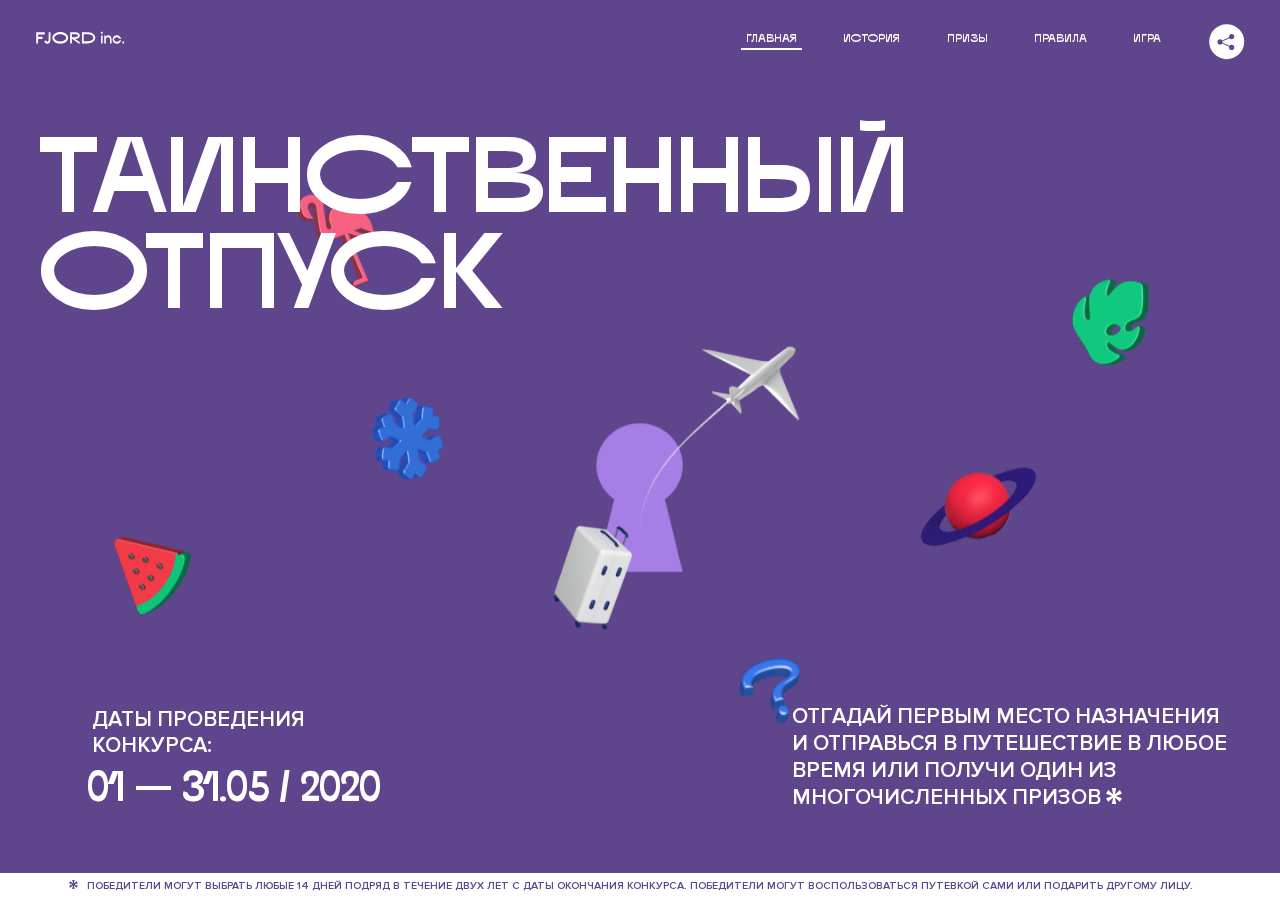
<file: 3/index.html>
<!DOCTYPE html>
<html lang="ru">
<head>
  <meta charset="UTF-8">
  <meta name="description" content="">
  <meta name="viewport" content="width=device-width, initial-scale=1.0">
  <meta http-equiv="X-UA-Compatible" content="ie=edge">
  <title>Mysterious Vacation</title>
  <link rel="stylesheet" href="css/style.min.css">
<link href="css/style.min.css" rel="stylesheet">  <base href="https://htmlacademy-animation.github.io/345335-magic-vacation-1/3/">
</head>
<body>

  <header class="page-header js-header">
    <div class="page-header__wrapper">
      <a href="#" class="page-header__logo" aria-label="Перейти на страницу FJORD.Inc">
        <svg width="100" height="15" viewBox="0 0 100 15" fill="none" xmlns="http://www.w3.org/2000/svg">
          <path d="M0.26 1.4V14H2.276V8.906H7.334V6.44H2.276V3.848H9.872V1.4H0.26ZM12.733 14.36C15.127 14.36 16.243 12.65 16.243 9.5V1.4H14.263V8.96C14.263 11.21 13.723 11.876 12.733 11.876C11.833 11.876 11.473 11.3 11.347 10.58L9.36702 10.94C9.63702 13.046 10.663 14.36 12.733 14.36ZM18.3918 7.7C18.3918 11.372 22.3878 14.36 27.3198 14.36C32.2518 14.36 36.2478 11.372 36.2478 7.7C36.2478 4.028 32.2518 1.04 27.3198 1.04C22.3878 1.04 18.3918 4.028 18.3918 7.7ZM20.6058 7.7C20.6058 5.378 23.6118 3.524 27.3198 3.524C30.9918 3.524 33.9798 5.378 33.9798 7.7C33.9798 10.004 30.9918 11.858 27.3198 11.858C23.6118 11.858 20.6058 10.004 20.6058 7.7ZM40.403 14V8.906H40.799L49.079 14.702V12.38L44.039 8.906H44.201C47.999 8.906 49.277 7.304 49.277 5.162C49.277 3.092 47.999 1.4 44.201 1.4H38.387V14H40.403ZM43.535 3.722C45.785 3.722 47.045 4.136 47.045 5.432C47.045 6.764 45.785 7.034 43.535 7.034H40.403V3.722H43.535ZM51.6936 1.382V14H57.8676C62.7456 14 66.7236 11.534 66.7236 7.7C66.7236 3.848 62.7456 1.382 57.8676 1.382H51.6936ZM53.7096 11.624V3.722H57.5436C61.5396 3.722 64.4916 5.018 64.4916 7.7C64.4916 10.238 61.5396 11.624 57.5436 11.624H53.7096ZM73.1832 14.018H74.9832V5H73.1832V14.018ZM72.9132 1.976C72.9132 2.57 73.3992 3.092 74.0832 3.092C74.7492 3.092 75.2352 2.57 75.2352 1.976C75.2352 1.382 74.7672 0.805999 74.0832 0.805999C73.3812 0.805999 72.9132 1.382 72.9132 1.976ZM76.7867 14H78.5687V9.104C78.7487 8.006 79.5947 6.962 81.0887 6.962C82.1147 6.962 83.2667 7.448 83.2667 9.554V14H85.0487V9.014C85.0487 6.152 83.2307 4.73 81.3587 4.73C79.9187 4.73 79.0727 5.558 78.5687 6.854V5H76.7867V14ZM90.9898 14.27C93.5098 14.27 95.3818 12.506 95.7238 10.328H94.0498C93.7258 11.3 92.6998 12.02 90.9898 12.02C88.8478 12.02 87.7678 10.922 87.7678 9.59C87.7678 8.24 88.8478 6.962 90.9898 6.962C92.7538 6.962 93.7978 7.844 94.0858 8.924H95.7418C95.4358 6.71 93.6178 4.73 90.9898 4.73C88.0918 4.73 86.1298 7.124 86.1298 9.59C86.1298 12.074 88.1278 14.27 90.9898 14.27ZM97.0693 12.938C97.0693 13.658 97.5553 14.144 98.2753 14.144C98.9953 14.144 99.4813 13.658 99.4813 12.938C99.4813 12.2 98.9953 11.714 98.2753 11.714C97.5553 11.714 97.0693 12.2 97.0693 12.938Z" fill="currentColor"></path>
        </svg>
      </a>
      <button class="page-header__toggler js-menu-toggler" type="button" aria-label="Управление мобильным меню"><span>Меню</span></button>
      <nav class="page-header__nav">
        <div class="page-header__menu js-menu" id="menu">
          <ul>
            <li>
              <a class="js-menu-link active" href="#top" data-href="top">главная</a>
            </li>
            <li>
              <a class="js-menu-link" href="#story" data-href="story">история</a>
            </li>
            <li>
              <a class="js-menu-link" href="#prizes" data-href="prizes">призы</a>
            </li>
            <li>
              <a class="js-menu-link" href="#rules" data-href="rules">правила</a>
            </li>
            <li>
              <a class="js-menu-link" href="#game" data-href="game">игра</a>
            </li>
          </ul>
        </div>
        <div class="page-header__social">
          <div class="social-block js-social-block">
            <button class="social-block__toggler" aria-label="Управлять блоком с социальными кнопками">
              <svg width="26" height="22" viewBox="0 0 27 22" fill="none" xmlns="http://www.w3.org/2000/svg">
                <path d="M19.6721 7.43664C21.6273 7.43664 23.213 5.85095 23.213 3.89566C23.213 1.94037 21.6273 0.354675 19.6721 0.354675C17.7168 0.354675 16.1311 1.94037 16.1311 3.89566C16.1311 4.19968 16.1728 4.49178 16.2458 4.77345L7.21751 8.95527C6.57519 8.05214 5.52303 7.46049 4.33078 7.46049C2.37549 7.46049 0.789795 9.04618 0.789795 11.0015C0.789795 12.9568 2.37549 14.5425 4.33078 14.5425C5.52303 14.5425 6.57668 13.9508 7.21751 13.0477L16.2458 17.2295C16.1743 17.5112 16.1311 17.8033 16.1311 18.1073C16.1311 20.0626 17.7168 21.6483 19.6721 21.6483C21.6273 21.6483 23.213 20.0626 23.213 18.1073C23.213 16.152 21.6273 14.5663 19.6721 14.5663C18.4798 14.5663 17.4262 15.158 16.7853 16.0611L7.75701 11.8793C7.82854 11.5976 7.87176 11.3055 7.87176 11.0015C7.87176 10.6974 7.83003 10.4053 7.75701 10.1237L16.7853 5.94186C17.4262 6.84499 18.4783 7.43664 19.6721 7.43664Z" fill="currentColor"></path>
              </svg>
            </button>
            <ul class="social-block__list">
              <li>
                <a class="social-block__link social-block__link--fb" href="#" aria-label="Мы на Facebook">
                  <svg width="8" height="17" viewBox="0 0 8 17" fill="none" xmlns="http://www.w3.org/2000/svg">
                    <path d="M4.24646 16.9899H1.09275L1.05793 8.49828H0V5.30707H1.05793V3.81124C1.05793 1.42084 2.57654 0 5.21735 0H7.41758V3.18585H5.30841C4.28262 3.18585 4.2478 3.48582 4.2478 4.24914V5.30707H7.42964L7.16716 8.49828H4.2478V16.9899H4.24646Z" fill="currentColor"></path>
                  </svg>
                </a>
              </li>
              <li>
                <a class="social-block__link social-block__link--insta" href="#" aria-label="Мы в Instagram">
                  <svg width="15" height="15" viewBox="0 0 15 15" fill="none" xmlns="http://www.w3.org/2000/svg">
                    <path d="M11.0197 0H4.19806C2.14246 0 0.471191 1.66993 0.471191 3.72285V10.5499C0.471191 12.6082 2.14112 14.2727 4.19806 14.2727H11.0197C13.0753 14.2727 14.7466 12.6082 14.7466 10.5499V3.72285C14.7466 1.67127 13.0753 0 11.0197 0ZM11.0197 12.4849H4.19806C3.13076 12.4849 2.26432 11.6158 2.26432 10.5512V3.72419C2.26432 2.65956 3.13076 1.79715 4.19806 1.79715H11.0197C12.087 1.79715 12.9535 2.6609 12.9535 3.72419V10.5512C12.9535 11.6145 12.087 12.4849 11.0197 12.4849Z" fill="currentColor"></path>
                    <path d="M7.60887 3.11084C5.38989 3.11084 3.58203 4.9187 3.58203 7.14036C3.58203 9.35532 5.38989 11.1645 7.60887 11.1645C9.83053 11.1645 11.6357 9.35666 11.6357 7.14036C11.6357 4.9187 9.83053 3.11084 7.60887 3.11084ZM7.60887 9.36871C6.37551 9.36871 5.37784 8.37372 5.37784 7.14036C5.37784 5.90699 6.37551 4.90665 7.60887 4.90665C8.83822 4.90665 9.84259 5.90833 9.84259 7.14036C9.84392 8.37238 8.83822 9.36871 7.60887 9.36871Z" fill="currentColor"></path>
                    <path d="M11.3573 2.35962C10.8256 2.35962 10.3931 2.79752 10.3931 3.32381C10.3931 3.85546 10.8256 4.29336 11.3573 4.29336C11.8862 4.29336 12.3215 3.85546 12.3215 3.32381C12.3215 2.79752 11.8862 2.35962 11.3573 2.35962Z" fill="currentColor"></path>
                  </svg>
                </a>
              </li>
              <li>
                <a class="social-block__link social-block__link--vk" href="#" aria-label="Мы ВКонтакте">
                  <svg width="17" height="10" viewBox="0 0 17 10" fill="none" xmlns="http://www.w3.org/2000/svg">
                    <path d="M14.1234 4.9002C14.1234 4.9002 16.3623 1.72708 16.5866 0.680242C16.6595 0.312285 16.4947 0.103188 16.1069 0.103188C16.1069 0.103188 14.8193 0.103188 14.168 0.103188C13.7235 0.103188 13.5587 0.293278 13.4235 0.579768C13.4235 0.579768 12.3724 2.82553 11.0969 4.24712C10.6861 4.70333 10.4781 4.84318 10.2511 4.84318C10.0646 4.84318 9.98625 4.6911 9.98625 4.27834V0.649016C9.98625 0.147997 9.92545 0.00135496 9.5066 0.00135496H6.39628C6.15578 0.00135496 6.0085 0.134417 6.0085 0.324506C6.0085 0.801084 6.73406 0.908351 6.73406 2.20231V4.87305C6.73406 5.40529 6.70569 5.61575 6.45303 5.61575C5.78016 5.61575 4.19528 3.30618 3.30623 0.678887C3.12923 0.145282 2.93737 0 2.43475 0H0.486409C0.205373 0 0 0.190085 0 0.476576C0 0.991172 0.60666 3.40801 2.99277 6.64358C4.59927 8.8201 6.70569 10 8.60269 10C9.76196 10 10.0416 9.80312 10.0416 9.31432V7.63883C10.0416 7.22607 10.2065 7.04956 10.4429 7.04956C10.7078 7.04956 11.1847 7.13238 12.2805 8.22268C13.5843 9.47862 13.6762 10 14.3896 10H16.5676C16.7919 10 17 9.89273 17 9.52342C17 9.02919 16.3623 8.15343 15.384 7.10659C14.9801 6.56755 14.3302 5.98914 14.1248 5.72301C13.8275 5.40801 13.9154 5.23014 14.1234 4.9002Z" fill="currentColor"></path>
                  </svg>
                </a>
              </li>
            </ul>
          </div>
        </div>
      </nav>
    </div>
  </header>

  <main class="page-content">

    <section class="animation-screen"></section>

    <section class="screen screen--hidden screen--intro js-scrollspy" id="top">
      <div class="screen__wrapper">
        <div class="intro">
          <h1 class="intro__title">Таинственный отпуск</h1>
          <div class="intro__content">
            <div class="intro__info">
              <p class="intro__label">Даты проведения конкурса:</p>
              <p class="intro__date">01 — 31.05 / 2020</p>
            </div>
            <div class="intro__message">
              <p>
                Отгадай первым место назначения и&nbsp;отправься в&nbsp;путешествие в&nbsp;любое время или получи один из многочисленных призов
                <svg width="16" height="16" viewBox="0 0 10 10" fill="none" xmlns="http://www.w3.org/2000/svg">
                  <path d="M0 6.35337L3.90271 4.99012L0 3.64663L1.34615 1.32374L4.44287 4.01073L3.67364 0H6.34615L5.57692 4.01073L8.65385 1.32374L10 3.64663L6.13405 4.99012L10 6.35337L8.65385 8.65651L5.57692 5.98927L6.34615 10H3.67364L4.44287 5.96952L1.34615 8.65651L0 6.35337Z" fill="currentColor"></path>
                </svg>
              </p>
            </div>
          </div>
        </div>
      </div>
      <div class="screen__footer js-footer">
        <button class="screen__footer-enlarge js-footer-toggler" type="button" aria-label="Показать сообщение">
          <svg width="10" height="10" viewBox="0 0 10 10" fill="none" xmlns="http://www.w3.org/2000/svg">
            <path d="M0 6.35337L3.90271 4.99012L0 3.64663L1.34615 1.32374L4.44287 4.01073L3.67364 0H6.34615L5.57692 4.01073L8.65385 1.32374L10 3.64663L6.13405 4.99012L10 6.35337L8.65385 8.65651L5.57692 5.98927L6.34615 10H3.67364L4.44287 5.96952L1.34615 8.65651L0 6.35337Z" fill="currentColor"></path>
          </svg>
        </button>
        <button class="screen__footer-collapse js-footer-toggler" type="button" aria-label="Скрыть сообщение">
          <svg width="13" height="13" viewBox="0 0 13 13" fill="none" xmlns="http://www.w3.org/2000/svg">
            <line x1="12.3536" y1="0.353553" x2="0.738349" y2="11.9688" stroke="currentColor"></line>
            <line x1="0.738319" y1="0.539925" x2="12.3535" y2="12.1551" stroke="currentColor"></line>
          </svg>
        </button>
        <div class="screen__footer-wrapper">
          <div class="screen__footer-announce">
            <p class="screen__footer-label">Даты проведения конкурса:</p>
            <p class="screen__footer-date">01 — 31.05 / 2020</p>
          </div>
          <div class="screen__footer-note">
            <p>
              <svg width="10" height="10" viewBox="0 0 10 10" fill="none" xmlns="http://www.w3.org/2000/svg">
                <path d="M0 6.35337L3.90271 4.99012L0 3.64663L1.34615 1.32374L4.44287 4.01073L3.67364 0H6.34615L5.57692 4.01073L8.65385 1.32374L10 3.64663L6.13405 4.99012L10 6.35337L8.65385 8.65651L5.57692 5.98927L6.34615 10H3.67364L4.44287 5.96952L1.34615 8.65651L0 6.35337Z" fill="currentColor"></path>
              </svg>
              <span>Победители могут выбрать любые 14 дней подряд в&nbsp;течение двух лет с&nbsp;даты окончания конкурса. Победители могут воспользоваться путевкой сами или подарить другому лицу.</span>
            </p>
          </div>
        </div>
      </div>
    </section>

    <section class="screen screen--hidden screen--story js-scrollspy" id="story">

      <div class="slider swiper-container js-slider">

        <div class="swiper-wrapper">

          <div class="slider__item swiper-slide">
            <h2 class="slider__item-title">История</h2>
            <p class="slider__item-text">Джеймс Таргет был основателем компании &laquo;Fjord Inc.&raquo;. С&nbsp;1965 года &laquo;Fjord Inc.&raquo; прославилась надёжными и&nbsp;удобными чемоданами и&nbsp;аксессуарами для туристов.</p>
          </div>

          <div class="slider__item swiper-slide">
            <p class="slider__item-text">Когда Джеймсу было 7&nbsp;лет, в&nbsp;их&nbsp;доме гостил дядюшка и&nbsp;развлекал детей рассказами о&nbsp;своей поездке в&nbsp;место, показавшееся малышу Таргету невероятным. Тогда Джеймс решил, что однажды посетит его, но&nbsp;не&nbsp;будет рассказывать о&nbsp;мечте, пока не&nbsp;осуществит.</p>
          </div>

          <div class="slider__item swiper-slide">
            <p class="slider__item-text">Джеймс Таргет стал увлеченным путешественником. Он&nbsp;посетил 5&nbsp;континентов, 126&nbsp;стран.</p>
          </div>

          <div class="slider__item swiper-slide">
            <p class="slider__item-text">Он&nbsp;сплавлялся по&nbsp;Амазонке и&nbsp;погружался в&nbsp;пещеры Франции, медитировал в&nbsp;горах Тибета и&nbsp;пожимал руку вождя племени Акугауа.</p>
          </div>

          <div class="slider__item swiper-slide">
            <p class="slider__item-text">Из&nbsp;своих поездок Джеймс Таргет привозил идеи, как сделать свои чемоданы &laquo;Fjord Inc.&raquo; удобными и&nbsp;приспособленными к&nbsp;разным дорожным условиям.</p>
          </div>

          <div class="slider__item swiper-slide">
            <p class="slider__item-text">Всё это время Джеймс не&nbsp;оставлял идею поездки своей мечты. Однако, как только он&nbsp;брался за&nbsp;планирование, возникали препятствия, не&nbsp;позволяющие отправиться туда.</p>
          </div>

          <div class="slider__item swiper-slide">
            <p class="slider__item-text">В&nbsp;возрасте 67&nbsp;лет Джеймс Таргет попал под лавину и&nbsp;погиб. В&nbsp;своём завещании он&nbsp;поручил отправить в&nbsp;заветное путешествие трёх смельчаков, единых с&nbsp;ним духом.</p>
          </div>

          <div class="slider__item swiper-slide">
            <p class="slider__item-text">Тех, кто сможет узнать таинственное место, задавая вопросы специально обученному ИИ&nbsp;&laquo;Соне&raquo;, ждет фантастическое путешествие.</p>
          </div>
        </div>
        <div class="slider__controls">
          <button class="slider__control slider__control--prev js-control-prev" type="button" aria-label="Показать предыдущую историю">
            <svg width="12" height="22" viewBox="0 0 12 22" fill="none" xmlns="http://www.w3.org/2000/svg">
              <path d="M11 1L1 11L11 21" stroke="currentColor" stroke-width="2" stroke-linejoin="round"></path>
            </svg>
          </button>
          <button class="slider__control slider__control--next js-control-next" type="button" aria-label="Показать следующую историю">
            <svg width="12" height="22" viewBox="0 0 12 22" fill="none" xmlns="http://www.w3.org/2000/svg">
              <path d="M1 1L11 11L1 21" stroke="currentColor" stroke-width="2" stroke-linejoin="round"></path>
            </svg>
          </button>
        </div>
        <div class="slider__pagination swiper-pagination"></div>
      </div>
    </section>

    <section class="screen screen--hidden screen--prizes js-scrollspy" id="prizes">
      <div class="screen__wrapper">
        <div class="prizes">
          <h2 class="prizes__title">ПРизы</h2>
          <div class="prizes__lead">
            <p>Найди ответ и&nbsp;получи один из&nbsp;призов:</p>
          </div>
          <ul class="prizes__list">
            <li class="prizes__item prizes__item--journeys">
              <div class="prizes__icon">
                <picture>
                  <source srcset="img/prize1-mob.svg" media="(orientation: portrait)">
                  <img src="img/prize1.svg" alt="">
                </picture>
              </div>
              <p class="prizes__desc">
                <b>3</b>
                <span>загадочных путешествия</span>
              </p>
            </li>
            <li class="prizes__item prizes__item--cases">
              <div class="prizes__icon">
                <picture>
                  <source srcset="img/prize2-mob.svg" media="(orientation: portrait)">
                  <img src="img/prize2.svg" alt="">
                </picture>
              </div>
              <p class="prizes__desc">
                <b>7</b>
                <span>надежных чемоданов</span>
              </p>
            </li>
            <li class="prizes__item prizes__item--codes">
              <div class="prizes__icon">
                <picture>
                  <source srcset="img/prize3-mob.svg" media="(orientation: portrait)">
                  <img src="img/prize3.svg" alt="">
                </picture>
              </div>
              <p class="prizes__desc">
                <b>900</b>
                <span>
                  промокодов на&nbsp;скидку 15%
                  <svg width="10" height="10" viewBox="0 0 10 10" fill="none" xmlns="http://www.w3.org/2000/svg">
                    <path d="M0 6.35337L3.90271 4.99012L0 3.64663L1.34615 1.32374L4.44287 4.01073L3.67364 0H6.34615L5.57692 4.01073L8.65385 1.32374L10 3.64663L6.13405 4.99012L10 6.35337L8.65385 8.65651L5.57692 5.98927L6.34615 10H3.67364L4.44287 5.96952L1.34615 8.65651L0 6.35337Z" fill="currentColor"></path>
                  </svg>
                </span>
              </p>
            </li>
          </ul>
        </div>
      </div>
      <div class="screen__footer js-footer">
        <button class="screen__footer-enlarge js-footer-toggler" type="button" aria-label="Показать сообщение">
          <svg width="10" height="10" viewBox="0 0 10 10" fill="none" xmlns="http://www.w3.org/2000/svg">
            <path d="M0 6.35337L3.90271 4.99012L0 3.64663L1.34615 1.32374L4.44287 4.01073L3.67364 0H6.34615L5.57692 4.01073L8.65385 1.32374L10 3.64663L6.13405 4.99012L10 6.35337L8.65385 8.65651L5.57692 5.98927L6.34615 10H3.67364L4.44287 5.96952L1.34615 8.65651L0 6.35337Z" fill="currentColor"></path>
          </svg>
        </button>
        <button class="screen__footer-collapse js-footer-toggler" type="button" aria-label="Скрыть сообщение">
          <svg width="13" height="13" viewBox="0 0 13 13" fill="none" xmlns="http://www.w3.org/2000/svg">
            <line x1="12.3536" y1="0.353553" x2="0.738349" y2="11.9688" stroke="currentColor"></line>
            <line x1="0.738319" y1="0.539925" x2="12.3535" y2="12.1551" stroke="currentColor"></line>
          </svg>
        </button>
        <div class="screen__footer-wrapper">
          <div class="screen__footer-announce">
            <p class="screen__footer-label">Даты проведения конкурса:</p>
            <p class="screen__footer-date">01 — 31.05 / 2020</p>
          </div>
          <div class="screen__footer-note">
            <p>
              <svg width="10" height="10" viewBox="0 0 10 10" fill="none" xmlns="http://www.w3.org/2000/svg">
                <path d="M0 6.35337L3.90271 4.99012L0 3.64663L1.34615 1.32374L4.44287 4.01073L3.67364 0H6.34615L5.57692 4.01073L8.65385 1.32374L10 3.64663L6.13405 4.99012L10 6.35337L8.65385 8.65651L5.57692 5.98927L6.34615 10H3.67364L4.44287 5.96952L1.34615 8.65651L0 6.35337Z" fill="currentColor"></path>
              </svg>
              <span>Скидка&nbsp;15% на&nbsp;единоразовое приобретение путёвки с&nbsp;1&nbsp;июня 2020 по&nbsp;31&nbsp;мая 2022&nbsp;года. Суммируется с&nbsp;другими акциями</span>
            </p>
          </div>
        </div>
      </div>
    </section>

    <section class="screen screen--hidden screen--rules js-scrollspy" id="rules">
      <div class="screen__wrapper">
        <div class="rules">
          <h2 class="rules__title">Правила</h2>
          <div class="rules__lead">
            <p>Для того чтобы получить наследство Джеймса Таргета, тебе нужно выведать у&nbsp;&laquo;Сони&raquo;, куда предстоит отправиться тебе в&nbsp;случае победы</p>
          </div>
          <ol class="rules__list">
            <li class="rules__item">
              <p>Тебе отводится <br>5&nbsp;минут</p>
            </li>
            <li class="rules__item">
              <p>Задавай любые вопросы в&nbsp;текстовом поле</p>
            </li>
            <li class="rules__item">
              <p>Нажимай кнопку &laquo;Узнать&raquo;, чтобы получить ответ</p>
            </li>
            <li class="rules__item">
              <p>&laquo;Соня&raquo; может отвечать только&nbsp;Да или Нет</p>
            </li>
          </ol>
          <a href="#game" class="rules__link btn">Погнали!</a>
        </div>
      </div>
      <div class="screen__disclaimer">
        <div class="disclaimer">
          <ul>
            <li>
              <a href="#">Правовая информация</a>
            </li>
            <li>
              <a href="#">Подробные правила</a>
            </li>
          </ul>
        </div>
      </div>
    </section>

    <section class="screen screen--hidden screen--game js-scrollspy" id="game">
      <div class="screen__wrapper">
        <div class="game">
          <div class="game__header">
            <h2 class="game__title">Игра</h2>
            <div class="game__counter">
              <span>05</span>:<span>00</span>
            </div>
          </div>
          <div class="game__body">
            <div class="chat">
              <div class="chat__body js-chat">
                <ul class="chat__list" id="messages"></ul>
              </div>
              <div class="chat__footer">
                <form action="#" method="post" class="form" id="message-form">
                  <label for="message-field" class="visually-hidden">Поле для ввода вопроса</label>
                  <input type="text" class="form__field" id="message-field">
                  <button class="form__button btn">
                    Узнать
                    <svg width="18" height="19" viewBox="0 0 18 19" fill="none" xmlns="http://www.w3.org/2000/svg">
                      <path stroke="currentColor" stroke-width="2" d="M9 19V1"></path>
                      <path d="M1 9l8-8 8 8" stroke="currentColor" stroke-width="2" stroke-linejoin="round"></path>
                    </svg>
                  </button>
                </form>
              </div>
            </div>
          </div>
          <!-- временные кнопки для показа результата -->
          <div class="game__buttons">
            <button class="game__button btn js-show-result" type="button" data-target="result">Положительный результат</button>
            <button class="game__button btn js-show-result" type="button" data-target="result2">Положительный результат - 2</button>
            <button class="game__button btn js-show-result" type="button" data-target="result3">Отрицательный результат</button>
          </div>
        </div>
      </div>
    </section>

    <section class="screen screen--hidden screen--result" id="result">
      <div class="screen__wrapper">
        <div class="result result--trip">
          <div class="result__image">
            <picture>
              <source srcset="img/result1-mob.png 1x, img/result1-mob@2x.png 2x" media="(max-width: 768px) and (orientation: portrait)">
              <img src="img/result1.png" srcset="img/result1@2x.png 2x" alt="">
            </picture>
          </div>
          <h2 class="result__title">
            <span class="visually-hidden">ПОбеда!</span>
            <svg xmlns="http://www.w3.org/2000/svg" viewBox="0 0 568.85 109.24">
              <path d="M16,24.44V92H2.6V8H75V92H61.52V24.44H16Z" transform="translate(-2.1 -1.5)" fill="none" stroke="currentColor"></path>
              <path d="M148.76,5.6c32.88,0,59.52,19.92,59.52,44.4s-26.64,44.4-59.52,44.4S89.24,74.48,89.24,50,115.88,5.6,148.76,5.6Zm0,72.12c24.48,0,44.4-12.36,44.4-27.72s-19.92-27.84-44.4-27.84C124,22.16,104,34.52,104,50S124,77.72,148.76,77.72Z" transform="translate(-2.1 -1.5)" fill="none" stroke="currentColor"></path>
              <path d="M287.36,8V24.44H236v14.4h25.32c25.44,0,34,11.16,34,26.52,0,15.6-8.52,26.64-34,26.64H222.56V8h64.8ZM256.88,76.52c15.12,0,23.52-2,23.52-11.52S272,54.44,256.88,54.44H236V76.52h20.88Z" transform="translate(-2.1 -1.5)" fill="none" stroke="currentColor"></path>
              <path d="M371.47,8V24.44H320.84V41.6h33.6V58h-33.6V75.56h50.64V92H307.4V8h64.08Z" transform="translate(-2.1 -1.5)" fill="none" stroke="currentColor"></path>
              <path d="M382.39,110.24V75.56h7.44c4.56-4.68,7.8-18.36,8.76-56L399,8h48.6V75.56h10v34.68H442.87V92H397v18.24H382.39Zm51.72-34.68V24.44H411.55v3.12c-0.48,22.44-3.24,37.68-7.2,48h29.76Z" transform="translate(-2.1 -1.5)" fill="none" stroke="currentColor"></path>
              <path d="M463.75,92l28-84h27.12l28.08,84H533.47l-7.8-23.52h-37.8L480.07,92H463.75Zm56.64-40L507,11.84,493.51,52h26.88Z" transform="translate(-2.1 -1.5)" fill="none" stroke="currentColor"></path>
              <path d="M554.12,70.4L555.55,2H569l1.44,68.4H554.12Zm8.28,6.36c4.8,0,8,3.24,8,8.16a8,8,0,1,1-16.08,0C554.35,80,557.59,76.76,562.39,76.76Z" transform="translate(-2.1 -1.5)" fill="none" stroke="currentColor"></path>
            </svg>
          </h2>
          <div class="result__text">
            <p>ты&nbsp;отправляешься в&nbsp;Арктику!</p>
          </div>
          <div class="result__form">
            <form action="#" method="post" class="form form--result">
              <label for="email-field" class="form__label">зарегистрируй результат</label>
              <input type="email" class="form__field" id="email-field" placeholder="e-mail для регистации результата и получения приза" required="">
              <button class="form__button btn">
                отправить
                <svg width="18" height="19" viewBox="0 0 18 19" fill="none" xmlns="http://www.w3.org/2000/svg">
                  <path stroke="currentColor" stroke-width="2" d="M9 19V1"></path>
                  <path d="M1 9l8-8 8 8" stroke="currentColor" stroke-width="2" stroke-linejoin="round"></path>
                </svg>
              </button>
            </form>
          </div>
        </div>
      </div>
    </section>

    <section class="screen screen--hidden screen--result" id="result2">
      <div class="screen__wrapper">
        <div class="result result--prize">
          <div class="result__image">
            <picture>
              <source srcset="img/result2-mob.png 1x, img/result2-mob@2x.png 2x" media="(max-width: 768px) and (orientation: portrait)">
              <img src="img/result2.png" srcset="img/result2@2x.png 2x" alt="">
            </picture>
          </div>
          <h2 class="result__title">
            <span class="visually-hidden">ПОбеда!</span>
            <svg xmlns="http://www.w3.org/2000/svg" viewBox="0 0 568.85 109.24">
              <path d="M16,24.44V92H2.6V8H75V92H61.52V24.44H16Z" transform="translate(-2.1 -1.5)" fill="none" stroke="currentColor"></path>
              <path d="M148.76,5.6c32.88,0,59.52,19.92,59.52,44.4s-26.64,44.4-59.52,44.4S89.24,74.48,89.24,50,115.88,5.6,148.76,5.6Zm0,72.12c24.48,0,44.4-12.36,44.4-27.72s-19.92-27.84-44.4-27.84C124,22.16,104,34.52,104,50S124,77.72,148.76,77.72Z" transform="translate(-2.1 -1.5)" fill="none" stroke="currentColor"></path>
              <path d="M287.36,8V24.44H236v14.4h25.32c25.44,0,34,11.16,34,26.52,0,15.6-8.52,26.64-34,26.64H222.56V8h64.8ZM256.88,76.52c15.12,0,23.52-2,23.52-11.52S272,54.44,256.88,54.44H236V76.52h20.88Z" transform="translate(-2.1 -1.5)" fill="none" stroke="currentColor"></path>
              <path d="M371.47,8V24.44H320.84V41.6h33.6V58h-33.6V75.56h50.64V92H307.4V8h64.08Z" transform="translate(-2.1 -1.5)" fill="none" stroke="currentColor"></path>
              <path d="M382.39,110.24V75.56h7.44c4.56-4.68,7.8-18.36,8.76-56L399,8h48.6V75.56h10v34.68H442.87V92H397v18.24H382.39Zm51.72-34.68V24.44H411.55v3.12c-0.48,22.44-3.24,37.68-7.2,48h29.76Z" transform="translate(-2.1 -1.5)" fill="none" stroke="currentColor"></path>
              <path d="M463.75,92l28-84h27.12l28.08,84H533.47l-7.8-23.52h-37.8L480.07,92H463.75Zm56.64-40L507,11.84,493.51,52h26.88Z" transform="translate(-2.1 -1.5)" fill="none" stroke="currentColor"></path>
              <path d="M554.12,70.4L555.55,2H569l1.44,68.4H554.12Zm8.28,6.36c4.8,0,8,3.24,8,8.16a8,8,0,1,1-16.08,0C554.35,80,557.59,76.76,562.39,76.76Z" transform="translate(-2.1 -1.5)" fill="none" stroke="currentColor"></path>
            </svg>
          </h2>
          <div class="result__text">
            <p>чемодан &laquo;Fjord&nbsp;Inc.&raquo;&nbsp;твой</p>
          </div>
          <div class="result__form">
            <form action="#" method="post" class="form form--result">
              <label for="email-field2" class="form__label">зарегистрируй результат</label>
              <input type="email" class="form__field" id="email-field2" placeholder="e-mail для регистации результата и получения приза" required="">
              <button class="form__button btn">
                отправить
                <svg width="18" height="19" viewBox="0 0 18 19" fill="none" xmlns="http://www.w3.org/2000/svg">
                  <path stroke="currentColor" stroke-width="2" d="M9 19V1"></path>
                  <path d="M1 9l8-8 8 8" stroke="currentColor" stroke-width="2" stroke-linejoin="round"></path>
                </svg>
              </button>
            </form>
          </div>
        </div>
      </div>
    </section>

    <section class="screen screen--hidden screen--result" id="result3">
      <div class="screen__wrapper">
        <div class="result result--negative">
          <div class="result__image">
            <picture>
              <source srcset="img/result3-mob.png 1x, img/result3-mob@2x.png 2x" media="(max-width: 768px) and (orientation: portrait)">
              <img src="img/result3.png" srcset="img/result3@2x.png 2x" alt="">
            </picture>
          </div>
          <h2 class="result__title">
            <span class="visually-hidden">Не угадал!</span>
            <svg xmlns="http://www.w3.org/2000/svg" viewBox="0 0 660.77 109.24">
              <path d="M2.66,92V8H16.1V42.2H53.3V8H66.74V92H53.3V58.64H16.1V92H2.66Z" transform="translate(-2.16 -1.5)" fill="none" stroke="currentColor"></path>
              <path d="M147.62,8V24.44H97V41.6h33.6V58H97V75.56h50.64V92H83.54V8h64.08Z" transform="translate(-2.16 -1.5)" fill="none" stroke="currentColor"></path>
              <path d="M199.22,8l20.52,42.36L235.34,8h16.44l-31,84H204.38l9.48-25.92L185.78,8h13.44Z" transform="translate(-2.16 -1.5)" fill="none" stroke="currentColor"></path>
              <path d="M273.74,24.44V92H260.3V8h50.16V24.44H273.74Z" transform="translate(-2.16 -1.5)" fill="none" stroke="currentColor"></path>
              <path d="M307.1,92l28-84h27.12l28.08,84H376.82L369,68.48h-37.8L323.42,92H307.1Zm56.64-40L350.3,11.84,336.86,52h26.88Z" transform="translate(-2.16 -1.5)" fill="none" stroke="currentColor"></path>
              <path d="M396.38,110.24V75.56h7.44c4.56-4.68,7.8-18.36,8.76-56L412.94,8h48.6V75.56h10v34.68H456.86V92H411v18.24H396.38ZM448.1,75.56V24.44H425.54v3.12c-0.48,22.44-3.24,37.68-7.2,48H448.1Z" transform="translate(-2.16 -1.5)" fill="none" stroke="currentColor"></path>
              <path d="M477.74,92l28-84h27.12L560.9,92H547.46l-7.8-23.52h-37.8L494.06,92H477.74Zm56.64-40-13.44-40.2L507.5,52h26.88Z" transform="translate(-2.16 -1.5)" fill="none" stroke="currentColor"></path>
              <path d="M568.7,76.88a13.77,13.77,0,0,0,5,1c6.6,0,10.44-6.24,12-58.32L586.22,8h46.2V92H619V24.44H598.82l-0.12,3.12C597.14,81,589,94.4,573.74,94.4a28.55,28.55,0,0,1-6.72-.84Z" transform="translate(-2.16 -1.5)" fill="none" stroke="currentColor"></path>
              <path d="M646.1,70.4L647.54,2H661l1.44,68.4H646.1Zm8.28,6.36c4.8,0,8,3.24,8,8.16a8,8,0,0,1-16.08,0C646.34,80,649.58,76.76,654.38,76.76Z" transform="translate(-2.16 -1.5)" fill="none" stroke="currentColor"></path>
            </svg>
          </h2>
          <button class="result__button js-play" type="button">
            не сдавайся!
            <span>
              <svg width="27" height="22" viewBox="0 0 27 22" fill="none" xmlns="http://www.w3.org/2000/svg">
                <path d="M10.6899 1.47998C5.42992 1.47998 1.16992 5.73998 1.16992 11C1.16992 16.26 5.42992 20.52 10.6899 20.52C15.9499 20.52 20.2099 16.26 20.2099 11V7.13998" stroke="currentColor" stroke-width="2" stroke-miterlimit="10"></path>
                <path d="M15.1099 12.5099L20.1499 7.13989L25.3099 12.6299" stroke="currentColor" stroke-width="2" stroke-miterlimit="10" stroke-linejoin="round"></path>
              </svg>
            </span>
          </button>
        </div>
      </div>
    </section>
    <div class="filler"></div>
  </main>

<script src="js/script.js"></script></body>
</html>
</file>
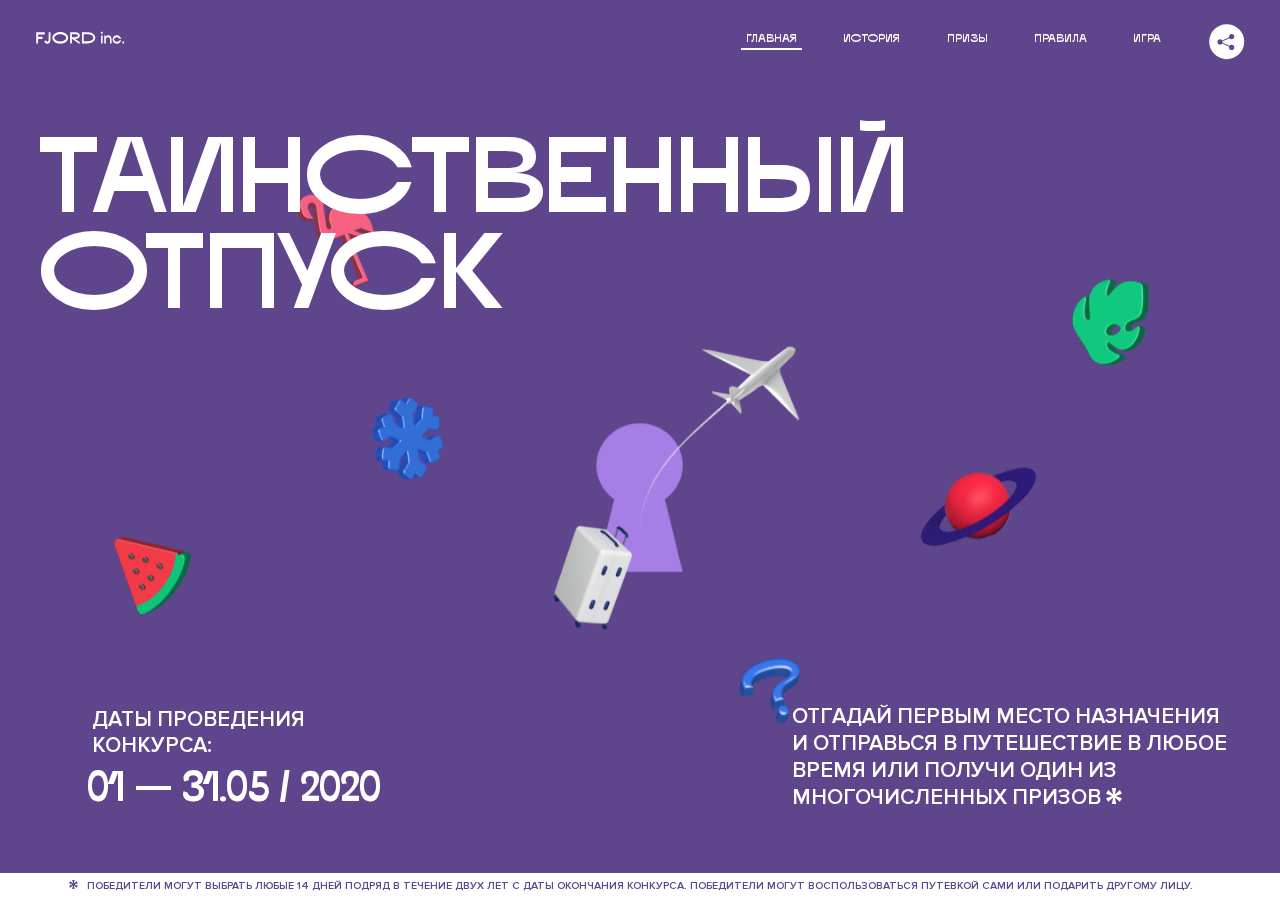
<file: 4/index.html>
<!DOCTYPE html>
<html lang="ru">
<head>
  <meta charset="UTF-8">
  <meta name="description" content="">
  <meta name="viewport" content="width=device-width, initial-scale=1.0">
  <meta http-equiv="X-UA-Compatible" content="ie=edge">
  <title>Mysterious Vacation</title>
  <link rel="stylesheet" href="css/style.min.css">
<link href="css/style.min.css" rel="stylesheet">  <base href="https://htmlacademy-animation.github.io/345335-magic-vacation-1/4/">
</head>
<body>

  <header class="page-header js-header">
    <div class="page-header__wrapper">
      <a href="#" class="page-header__logo" aria-label="Перейти на страницу FJORD.Inc">
        <svg width="100" height="15" viewBox="0 0 100 15" fill="none" xmlns="http://www.w3.org/2000/svg">
          <path d="M0.26 1.4V14H2.276V8.906H7.334V6.44H2.276V3.848H9.872V1.4H0.26ZM12.733 14.36C15.127 14.36 16.243 12.65 16.243 9.5V1.4H14.263V8.96C14.263 11.21 13.723 11.876 12.733 11.876C11.833 11.876 11.473 11.3 11.347 10.58L9.36702 10.94C9.63702 13.046 10.663 14.36 12.733 14.36ZM18.3918 7.7C18.3918 11.372 22.3878 14.36 27.3198 14.36C32.2518 14.36 36.2478 11.372 36.2478 7.7C36.2478 4.028 32.2518 1.04 27.3198 1.04C22.3878 1.04 18.3918 4.028 18.3918 7.7ZM20.6058 7.7C20.6058 5.378 23.6118 3.524 27.3198 3.524C30.9918 3.524 33.9798 5.378 33.9798 7.7C33.9798 10.004 30.9918 11.858 27.3198 11.858C23.6118 11.858 20.6058 10.004 20.6058 7.7ZM40.403 14V8.906H40.799L49.079 14.702V12.38L44.039 8.906H44.201C47.999 8.906 49.277 7.304 49.277 5.162C49.277 3.092 47.999 1.4 44.201 1.4H38.387V14H40.403ZM43.535 3.722C45.785 3.722 47.045 4.136 47.045 5.432C47.045 6.764 45.785 7.034 43.535 7.034H40.403V3.722H43.535ZM51.6936 1.382V14H57.8676C62.7456 14 66.7236 11.534 66.7236 7.7C66.7236 3.848 62.7456 1.382 57.8676 1.382H51.6936ZM53.7096 11.624V3.722H57.5436C61.5396 3.722 64.4916 5.018 64.4916 7.7C64.4916 10.238 61.5396 11.624 57.5436 11.624H53.7096ZM73.1832 14.018H74.9832V5H73.1832V14.018ZM72.9132 1.976C72.9132 2.57 73.3992 3.092 74.0832 3.092C74.7492 3.092 75.2352 2.57 75.2352 1.976C75.2352 1.382 74.7672 0.805999 74.0832 0.805999C73.3812 0.805999 72.9132 1.382 72.9132 1.976ZM76.7867 14H78.5687V9.104C78.7487 8.006 79.5947 6.962 81.0887 6.962C82.1147 6.962 83.2667 7.448 83.2667 9.554V14H85.0487V9.014C85.0487 6.152 83.2307 4.73 81.3587 4.73C79.9187 4.73 79.0727 5.558 78.5687 6.854V5H76.7867V14ZM90.9898 14.27C93.5098 14.27 95.3818 12.506 95.7238 10.328H94.0498C93.7258 11.3 92.6998 12.02 90.9898 12.02C88.8478 12.02 87.7678 10.922 87.7678 9.59C87.7678 8.24 88.8478 6.962 90.9898 6.962C92.7538 6.962 93.7978 7.844 94.0858 8.924H95.7418C95.4358 6.71 93.6178 4.73 90.9898 4.73C88.0918 4.73 86.1298 7.124 86.1298 9.59C86.1298 12.074 88.1278 14.27 90.9898 14.27ZM97.0693 12.938C97.0693 13.658 97.5553 14.144 98.2753 14.144C98.9953 14.144 99.4813 13.658 99.4813 12.938C99.4813 12.2 98.9953 11.714 98.2753 11.714C97.5553 11.714 97.0693 12.2 97.0693 12.938Z" fill="currentColor"></path>
        </svg>
      </a>
      <button class="page-header__toggler js-menu-toggler" type="button" aria-label="Управление мобильным меню"><span>Меню</span></button>
      <nav class="page-header__nav">
        <div class="page-header__menu js-menu" id="menu">
          <ul>
            <li>
              <a class="js-menu-link active" href="#top" data-href="top">главная</a>
            </li>
            <li>
              <a class="js-menu-link" href="#story" data-href="story">история</a>
            </li>
            <li>
              <a class="js-menu-link" href="#prizes" data-href="prizes">призы</a>
            </li>
            <li>
              <a class="js-menu-link" href="#rules" data-href="rules">правила</a>
            </li>
            <li>
              <a class="js-menu-link" href="#game" data-href="game">игра</a>
            </li>
          </ul>
        </div>
        <div class="page-header__social">
          <div class="social-block js-social-block">
            <button class="social-block__toggler" aria-label="Управлять блоком с социальными кнопками">
              <svg width="26" height="22" viewBox="0 0 27 22" fill="none" xmlns="http://www.w3.org/2000/svg">
                <path d="M19.6721 7.43664C21.6273 7.43664 23.213 5.85095 23.213 3.89566C23.213 1.94037 21.6273 0.354675 19.6721 0.354675C17.7168 0.354675 16.1311 1.94037 16.1311 3.89566C16.1311 4.19968 16.1728 4.49178 16.2458 4.77345L7.21751 8.95527C6.57519 8.05214 5.52303 7.46049 4.33078 7.46049C2.37549 7.46049 0.789795 9.04618 0.789795 11.0015C0.789795 12.9568 2.37549 14.5425 4.33078 14.5425C5.52303 14.5425 6.57668 13.9508 7.21751 13.0477L16.2458 17.2295C16.1743 17.5112 16.1311 17.8033 16.1311 18.1073C16.1311 20.0626 17.7168 21.6483 19.6721 21.6483C21.6273 21.6483 23.213 20.0626 23.213 18.1073C23.213 16.152 21.6273 14.5663 19.6721 14.5663C18.4798 14.5663 17.4262 15.158 16.7853 16.0611L7.75701 11.8793C7.82854 11.5976 7.87176 11.3055 7.87176 11.0015C7.87176 10.6974 7.83003 10.4053 7.75701 10.1237L16.7853 5.94186C17.4262 6.84499 18.4783 7.43664 19.6721 7.43664Z" fill="currentColor"></path>
              </svg>
            </button>
            <ul class="social-block__list">
              <li>
                <a class="social-block__link social-block__link--fb" href="#" aria-label="Мы на Facebook">
                  <svg width="8" height="17" viewBox="0 0 8 17" fill="none" xmlns="http://www.w3.org/2000/svg">
                    <path d="M4.24646 16.9899H1.09275L1.05793 8.49828H0V5.30707H1.05793V3.81124C1.05793 1.42084 2.57654 0 5.21735 0H7.41758V3.18585H5.30841C4.28262 3.18585 4.2478 3.48582 4.2478 4.24914V5.30707H7.42964L7.16716 8.49828H4.2478V16.9899H4.24646Z" fill="currentColor"></path>
                  </svg>
                </a>
              </li>
              <li>
                <a class="social-block__link social-block__link--insta" href="#" aria-label="Мы в Instagram">
                  <svg width="15" height="15" viewBox="0 0 15 15" fill="none" xmlns="http://www.w3.org/2000/svg">
                    <path d="M11.0197 0H4.19806C2.14246 0 0.471191 1.66993 0.471191 3.72285V10.5499C0.471191 12.6082 2.14112 14.2727 4.19806 14.2727H11.0197C13.0753 14.2727 14.7466 12.6082 14.7466 10.5499V3.72285C14.7466 1.67127 13.0753 0 11.0197 0ZM11.0197 12.4849H4.19806C3.13076 12.4849 2.26432 11.6158 2.26432 10.5512V3.72419C2.26432 2.65956 3.13076 1.79715 4.19806 1.79715H11.0197C12.087 1.79715 12.9535 2.6609 12.9535 3.72419V10.5512C12.9535 11.6145 12.087 12.4849 11.0197 12.4849Z" fill="currentColor"></path>
                    <path d="M7.60887 3.11084C5.38989 3.11084 3.58203 4.9187 3.58203 7.14036C3.58203 9.35532 5.38989 11.1645 7.60887 11.1645C9.83053 11.1645 11.6357 9.35666 11.6357 7.14036C11.6357 4.9187 9.83053 3.11084 7.60887 3.11084ZM7.60887 9.36871C6.37551 9.36871 5.37784 8.37372 5.37784 7.14036C5.37784 5.90699 6.37551 4.90665 7.60887 4.90665C8.83822 4.90665 9.84259 5.90833 9.84259 7.14036C9.84392 8.37238 8.83822 9.36871 7.60887 9.36871Z" fill="currentColor"></path>
                    <path d="M11.3573 2.35962C10.8256 2.35962 10.3931 2.79752 10.3931 3.32381C10.3931 3.85546 10.8256 4.29336 11.3573 4.29336C11.8862 4.29336 12.3215 3.85546 12.3215 3.32381C12.3215 2.79752 11.8862 2.35962 11.3573 2.35962Z" fill="currentColor"></path>
                  </svg>
                </a>
              </li>
              <li>
                <a class="social-block__link social-block__link--vk" href="#" aria-label="Мы ВКонтакте">
                  <svg width="17" height="10" viewBox="0 0 17 10" fill="none" xmlns="http://www.w3.org/2000/svg">
                    <path d="M14.1234 4.9002C14.1234 4.9002 16.3623 1.72708 16.5866 0.680242C16.6595 0.312285 16.4947 0.103188 16.1069 0.103188C16.1069 0.103188 14.8193 0.103188 14.168 0.103188C13.7235 0.103188 13.5587 0.293278 13.4235 0.579768C13.4235 0.579768 12.3724 2.82553 11.0969 4.24712C10.6861 4.70333 10.4781 4.84318 10.2511 4.84318C10.0646 4.84318 9.98625 4.6911 9.98625 4.27834V0.649016C9.98625 0.147997 9.92545 0.00135496 9.5066 0.00135496H6.39628C6.15578 0.00135496 6.0085 0.134417 6.0085 0.324506C6.0085 0.801084 6.73406 0.908351 6.73406 2.20231V4.87305C6.73406 5.40529 6.70569 5.61575 6.45303 5.61575C5.78016 5.61575 4.19528 3.30618 3.30623 0.678887C3.12923 0.145282 2.93737 0 2.43475 0H0.486409C0.205373 0 0 0.190085 0 0.476576C0 0.991172 0.60666 3.40801 2.99277 6.64358C4.59927 8.8201 6.70569 10 8.60269 10C9.76196 10 10.0416 9.80312 10.0416 9.31432V7.63883C10.0416 7.22607 10.2065 7.04956 10.4429 7.04956C10.7078 7.04956 11.1847 7.13238 12.2805 8.22268C13.5843 9.47862 13.6762 10 14.3896 10H16.5676C16.7919 10 17 9.89273 17 9.52342C17 9.02919 16.3623 8.15343 15.384 7.10659C14.9801 6.56755 14.3302 5.98914 14.1248 5.72301C13.8275 5.40801 13.9154 5.23014 14.1234 4.9002Z" fill="currentColor"></path>
                  </svg>
                </a>
              </li>
            </ul>
          </div>
        </div>
      </nav>
    </div>
  </header>

  <main class="page-content">

    <section class="animation-screen"></section>

    <section class="screen screen--hidden screen--intro js-scrollspy" id="top">
      <div class="screen__wrapper">
        <div class="intro">
          <h1 class="intro__title">Таинственный отпуск</h1>
          <div class="intro__content">
            <div class="intro__info">
              <p class="intro__label">Даты проведения конкурса:</p>
              <p class="intro__date">01 — 31.05 / 2020</p>
            </div>
            <div class="intro__message">
              <p>
                Отгадай первым место назначения и&nbsp;отправься в&nbsp;путешествие в&nbsp;любое время или получи один из многочисленных призов
                <svg width="16" height="16" viewBox="0 0 10 10" fill="none" xmlns="http://www.w3.org/2000/svg">
                  <path d="M0 6.35337L3.90271 4.99012L0 3.64663L1.34615 1.32374L4.44287 4.01073L3.67364 0H6.34615L5.57692 4.01073L8.65385 1.32374L10 3.64663L6.13405 4.99012L10 6.35337L8.65385 8.65651L5.57692 5.98927L6.34615 10H3.67364L4.44287 5.96952L1.34615 8.65651L0 6.35337Z" fill="currentColor"></path>
                </svg>
              </p>
            </div>
          </div>
        </div>
      </div>
      <div class="screen__footer js-footer">
        <button class="screen__footer-enlarge js-footer-toggler" type="button" aria-label="Показать сообщение">
          <svg width="10" height="10" viewBox="0 0 10 10" fill="none" xmlns="http://www.w3.org/2000/svg">
            <path d="M0 6.35337L3.90271 4.99012L0 3.64663L1.34615 1.32374L4.44287 4.01073L3.67364 0H6.34615L5.57692 4.01073L8.65385 1.32374L10 3.64663L6.13405 4.99012L10 6.35337L8.65385 8.65651L5.57692 5.98927L6.34615 10H3.67364L4.44287 5.96952L1.34615 8.65651L0 6.35337Z" fill="currentColor"></path>
          </svg>
        </button>
        <button class="screen__footer-collapse js-footer-toggler" type="button" aria-label="Скрыть сообщение">
          <svg width="13" height="13" viewBox="0 0 13 13" fill="none" xmlns="http://www.w3.org/2000/svg">
            <line x1="12.3536" y1="0.353553" x2="0.738349" y2="11.9688" stroke="currentColor"></line>
            <line x1="0.738319" y1="0.539925" x2="12.3535" y2="12.1551" stroke="currentColor"></line>
          </svg>
        </button>
        <div class="screen__footer-wrapper">
          <div class="screen__footer-announce">
            <p class="screen__footer-label">Даты проведения конкурса:</p>
            <p class="screen__footer-date">01 — 31.05 / 2020</p>
          </div>
          <div class="screen__footer-note">
            <p>
              <svg width="10" height="10" viewBox="0 0 10 10" fill="none" xmlns="http://www.w3.org/2000/svg">
                <path d="M0 6.35337L3.90271 4.99012L0 3.64663L1.34615 1.32374L4.44287 4.01073L3.67364 0H6.34615L5.57692 4.01073L8.65385 1.32374L10 3.64663L6.13405 4.99012L10 6.35337L8.65385 8.65651L5.57692 5.98927L6.34615 10H3.67364L4.44287 5.96952L1.34615 8.65651L0 6.35337Z" fill="currentColor"></path>
              </svg>
              <span>Победители могут выбрать любые 14 дней подряд в&nbsp;течение двух лет с&nbsp;даты окончания конкурса. Победители могут воспользоваться путевкой сами или подарить другому лицу.</span>
            </p>
          </div>
        </div>
      </div>
    </section>

    <section class="screen screen--hidden screen--story js-scrollspy" id="story">

      <div class="slider swiper-container js-slider">

        <div class="swiper-wrapper">

          <div class="slider__item swiper-slide">
            <h2 class="slider__item-title">История</h2>
            <p class="slider__item-text">Джеймс Таргет был основателем компании &laquo;Fjord Inc.&raquo;. С&nbsp;1965 года &laquo;Fjord Inc.&raquo; прославилась надёжными и&nbsp;удобными чемоданами и&nbsp;аксессуарами для туристов.</p>
          </div>

          <div class="slider__item swiper-slide">
            <p class="slider__item-text">Когда Джеймсу было 7&nbsp;лет, в&nbsp;их&nbsp;доме гостил дядюшка и&nbsp;развлекал детей рассказами о&nbsp;своей поездке в&nbsp;место, показавшееся малышу Таргету невероятным. Тогда Джеймс решил, что однажды посетит его, но&nbsp;не&nbsp;будет рассказывать о&nbsp;мечте, пока не&nbsp;осуществит.</p>
          </div>

          <div class="slider__item swiper-slide">
            <p class="slider__item-text">Джеймс Таргет стал увлеченным путешественником. Он&nbsp;посетил 5&nbsp;континентов, 126&nbsp;стран.</p>
          </div>

          <div class="slider__item swiper-slide">
            <p class="slider__item-text">Он&nbsp;сплавлялся по&nbsp;Амазонке и&nbsp;погружался в&nbsp;пещеры Франции, медитировал в&nbsp;горах Тибета и&nbsp;пожимал руку вождя племени Акугауа.</p>
          </div>

          <div class="slider__item swiper-slide">
            <p class="slider__item-text">Из&nbsp;своих поездок Джеймс Таргет привозил идеи, как сделать свои чемоданы &laquo;Fjord Inc.&raquo; удобными и&nbsp;приспособленными к&nbsp;разным дорожным условиям.</p>
          </div>

          <div class="slider__item swiper-slide">
            <p class="slider__item-text">Всё это время Джеймс не&nbsp;оставлял идею поездки своей мечты. Однако, как только он&nbsp;брался за&nbsp;планирование, возникали препятствия, не&nbsp;позволяющие отправиться туда.</p>
          </div>

          <div class="slider__item swiper-slide">
            <p class="slider__item-text">В&nbsp;возрасте 67&nbsp;лет Джеймс Таргет попал под лавину и&nbsp;погиб. В&nbsp;своём завещании он&nbsp;поручил отправить в&nbsp;заветное путешествие трёх смельчаков, единых с&nbsp;ним духом.</p>
          </div>

          <div class="slider__item swiper-slide">
            <p class="slider__item-text">Тех, кто сможет узнать таинственное место, задавая вопросы специально обученному ИИ&nbsp;&laquo;Соне&raquo;, ждет фантастическое путешествие.</p>
          </div>
        </div>
        <div class="slider__controls">
          <button class="slider__control slider__control--prev js-control-prev" type="button" aria-label="Показать предыдущую историю">
            <svg width="12" height="22" viewBox="0 0 12 22" fill="none" xmlns="http://www.w3.org/2000/svg">
              <path d="M11 1L1 11L11 21" stroke="currentColor" stroke-width="2" stroke-linejoin="round"></path>
            </svg>
          </button>
          <button class="slider__control slider__control--next js-control-next" type="button" aria-label="Показать следующую историю">
            <svg width="12" height="22" viewBox="0 0 12 22" fill="none" xmlns="http://www.w3.org/2000/svg">
              <path d="M1 1L11 11L1 21" stroke="currentColor" stroke-width="2" stroke-linejoin="round"></path>
            </svg>
          </button>
        </div>
        <div class="slider__pagination swiper-pagination"></div>
      </div>
    </section>

    <section class="screen screen--hidden screen--prizes js-scrollspy" id="prizes">
      <div class="screen__wrapper">
        <div class="prizes">
          <h2 class="prizes__title">ПРизы</h2>
          <div class="prizes__lead">
            <p>Найди ответ и&nbsp;получи один из&nbsp;призов:</p>
          </div>
          <ul class="prizes__list">
            <li class="prizes__item prizes__item--journeys">
              <div class="prizes__icon">
                <picture>
                  <source srcset="img/prize1-mob.svg" media="(orientation: portrait)">
                  <img src="img/prize1.svg" alt="">
                </picture>
              </div>
              <p class="prizes__desc">
                <b>3</b>
                <span>загадочных путешествия</span>
              </p>
            </li>
            <li class="prizes__item prizes__item--cases">
              <div class="prizes__icon">
                <picture>
                  <source srcset="img/prize2-mob.svg" media="(orientation: portrait)">
                  <img src="img/prize2.svg" alt="">
                </picture>
              </div>
              <p class="prizes__desc">
                <b>7</b>
                <span>надежных чемоданов</span>
              </p>
            </li>
            <li class="prizes__item prizes__item--codes">
              <div class="prizes__icon">
                <picture>
                  <source srcset="img/prize3-mob.svg" media="(orientation: portrait)">
                  <img src="img/prize3.svg" alt="">
                </picture>
              </div>
              <p class="prizes__desc">
                <b>900</b>
                <span>
                  промокодов на&nbsp;скидку 15%
                  <svg width="10" height="10" viewBox="0 0 10 10" fill="none" xmlns="http://www.w3.org/2000/svg">
                    <path d="M0 6.35337L3.90271 4.99012L0 3.64663L1.34615 1.32374L4.44287 4.01073L3.67364 0H6.34615L5.57692 4.01073L8.65385 1.32374L10 3.64663L6.13405 4.99012L10 6.35337L8.65385 8.65651L5.57692 5.98927L6.34615 10H3.67364L4.44287 5.96952L1.34615 8.65651L0 6.35337Z" fill="currentColor"></path>
                  </svg>
                </span>
              </p>
            </li>
          </ul>
        </div>
      </div>
      <div class="screen__footer js-footer">
        <button class="screen__footer-enlarge js-footer-toggler" type="button" aria-label="Показать сообщение">
          <svg width="10" height="10" viewBox="0 0 10 10" fill="none" xmlns="http://www.w3.org/2000/svg">
            <path d="M0 6.35337L3.90271 4.99012L0 3.64663L1.34615 1.32374L4.44287 4.01073L3.67364 0H6.34615L5.57692 4.01073L8.65385 1.32374L10 3.64663L6.13405 4.99012L10 6.35337L8.65385 8.65651L5.57692 5.98927L6.34615 10H3.67364L4.44287 5.96952L1.34615 8.65651L0 6.35337Z" fill="currentColor"></path>
          </svg>
        </button>
        <button class="screen__footer-collapse js-footer-toggler" type="button" aria-label="Скрыть сообщение">
          <svg width="13" height="13" viewBox="0 0 13 13" fill="none" xmlns="http://www.w3.org/2000/svg">
            <line x1="12.3536" y1="0.353553" x2="0.738349" y2="11.9688" stroke="currentColor"></line>
            <line x1="0.738319" y1="0.539925" x2="12.3535" y2="12.1551" stroke="currentColor"></line>
          </svg>
        </button>
        <div class="screen__footer-wrapper">
          <div class="screen__footer-announce">
            <p class="screen__footer-label">Даты проведения конкурса:</p>
            <p class="screen__footer-date">01 — 31.05 / 2020</p>
          </div>
          <div class="screen__footer-note">
            <p>
              <svg width="10" height="10" viewBox="0 0 10 10" fill="none" xmlns="http://www.w3.org/2000/svg">
                <path d="M0 6.35337L3.90271 4.99012L0 3.64663L1.34615 1.32374L4.44287 4.01073L3.67364 0H6.34615L5.57692 4.01073L8.65385 1.32374L10 3.64663L6.13405 4.99012L10 6.35337L8.65385 8.65651L5.57692 5.98927L6.34615 10H3.67364L4.44287 5.96952L1.34615 8.65651L0 6.35337Z" fill="currentColor"></path>
              </svg>
              <span>Скидка&nbsp;15% на&nbsp;единоразовое приобретение путёвки с&nbsp;1&nbsp;июня 2020 по&nbsp;31&nbsp;мая 2022&nbsp;года. Суммируется с&nbsp;другими акциями</span>
            </p>
          </div>
        </div>
      </div>
    </section>

    <section class="screen screen--hidden screen--rules js-scrollspy" id="rules">
      <div class="screen__wrapper">
        <div class="rules">
          <h2 class="rules__title">Правила</h2>
          <div class="rules__lead">
            <p>Для того чтобы получить наследство Джеймса Таргета, тебе нужно выведать у&nbsp;&laquo;Сони&raquo;, куда предстоит отправиться тебе в&nbsp;случае победы</p>
          </div>
          <ol class="rules__list">
            <li class="rules__item">
              <p>Тебе отводится <br>5&nbsp;минут</p>
            </li>
            <li class="rules__item">
              <p>Задавай любые вопросы в&nbsp;текстовом поле</p>
            </li>
            <li class="rules__item">
              <p>Нажимай кнопку &laquo;Узнать&raquo;, чтобы получить ответ</p>
            </li>
            <li class="rules__item">
              <p>&laquo;Соня&raquo; может отвечать только&nbsp;Да или Нет</p>
            </li>
          </ol>
          <a href="#game" class="rules__link btn">Погнали!</a>
        </div>
      </div>
      <div class="screen__disclaimer">
        <div class="disclaimer">
          <ul>
            <li>
              <a href="#">Правовая информация</a>
            </li>
            <li>
              <a href="#">Подробные правила</a>
            </li>
          </ul>
        </div>
      </div>
    </section>

    <section class="screen screen--hidden screen--game js-scrollspy" id="game">
      <div class="screen__wrapper">
        <div class="game">
          <div class="game__header">
            <h2 class="game__title">Игра</h2>
            <div class="game__counter">
              <span>05</span>:<span>00</span>
            </div>
          </div>
          <div class="game__body">
            <div class="chat">
              <div class="chat__body js-chat">
                <ul class="chat__list" id="messages"></ul>
              </div>
              <div class="chat__footer">
                <form action="#" method="post" class="form" id="message-form">
                  <label for="message-field" class="visually-hidden">Поле для ввода вопроса</label>
                  <input type="text" class="form__field" id="message-field">
                  <button class="form__button btn">
                    Узнать
                    <svg width="18" height="19" viewBox="0 0 18 19" fill="none" xmlns="http://www.w3.org/2000/svg">
                      <path stroke="currentColor" stroke-width="2" d="M9 19V1"></path>
                      <path d="M1 9l8-8 8 8" stroke="currentColor" stroke-width="2" stroke-linejoin="round"></path>
                    </svg>
                  </button>
                </form>
              </div>
            </div>
          </div>
          <!-- временные кнопки для показа результата -->
          <div class="game__buttons">
            <button class="game__button btn js-show-result" type="button" data-target="result">Положительный результат</button>
            <button class="game__button btn js-show-result" type="button" data-target="result2">Положительный результат - 2</button>
            <button class="game__button btn js-show-result" type="button" data-target="result3">Отрицательный результат</button>
          </div>
        </div>
      </div>
    </section>

    <section class="screen screen--hidden screen--result" id="result">
      <div class="screen__wrapper">
        <div class="result result--trip">
          <div class="result__image">
            <picture>
              <source srcset="img/result1-mob.png 1x, img/result1-mob@2x.png 2x" media="(max-width: 768px) and (orientation: portrait)">
              <img src="img/result1.png" srcset="img/result1@2x.png 2x" alt="">
            </picture>
          </div>
          <h2 class="result__title">
            <span class="visually-hidden">ПОбеда!</span>
            <svg xmlns="http://www.w3.org/2000/svg" viewBox="0 0 568.85 109.24">
              <path d="M16,24.44V92H2.6V8H75V92H61.52V24.44H16Z" transform="translate(-2.1 -1.5)" fill="none" stroke="currentColor"></path>
              <path d="M148.76,5.6c32.88,0,59.52,19.92,59.52,44.4s-26.64,44.4-59.52,44.4S89.24,74.48,89.24,50,115.88,5.6,148.76,5.6Zm0,72.12c24.48,0,44.4-12.36,44.4-27.72s-19.92-27.84-44.4-27.84C124,22.16,104,34.52,104,50S124,77.72,148.76,77.72Z" transform="translate(-2.1 -1.5)" fill="none" stroke="currentColor"></path>
              <path d="M287.36,8V24.44H236v14.4h25.32c25.44,0,34,11.16,34,26.52,0,15.6-8.52,26.64-34,26.64H222.56V8h64.8ZM256.88,76.52c15.12,0,23.52-2,23.52-11.52S272,54.44,256.88,54.44H236V76.52h20.88Z" transform="translate(-2.1 -1.5)" fill="none" stroke="currentColor"></path>
              <path d="M371.47,8V24.44H320.84V41.6h33.6V58h-33.6V75.56h50.64V92H307.4V8h64.08Z" transform="translate(-2.1 -1.5)" fill="none" stroke="currentColor"></path>
              <path d="M382.39,110.24V75.56h7.44c4.56-4.68,7.8-18.36,8.76-56L399,8h48.6V75.56h10v34.68H442.87V92H397v18.24H382.39Zm51.72-34.68V24.44H411.55v3.12c-0.48,22.44-3.24,37.68-7.2,48h29.76Z" transform="translate(-2.1 -1.5)" fill="none" stroke="currentColor"></path>
              <path d="M463.75,92l28-84h27.12l28.08,84H533.47l-7.8-23.52h-37.8L480.07,92H463.75Zm56.64-40L507,11.84,493.51,52h26.88Z" transform="translate(-2.1 -1.5)" fill="none" stroke="currentColor"></path>
              <path d="M554.12,70.4L555.55,2H569l1.44,68.4H554.12Zm8.28,6.36c4.8,0,8,3.24,8,8.16a8,8,0,1,1-16.08,0C554.35,80,557.59,76.76,562.39,76.76Z" transform="translate(-2.1 -1.5)" fill="none" stroke="currentColor"></path>
            </svg>
          </h2>
          <div class="result__text">
            <p>ты&nbsp;отправляешься в&nbsp;Арктику!</p>
          </div>
          <div class="result__form">
            <form action="#" method="post" class="form form--result">
              <label for="email-field" class="form__label">зарегистрируй результат</label>
              <input type="email" class="form__field" id="email-field" placeholder="e-mail для регистации результата и получения приза" required="">
              <button class="form__button btn">
                отправить
                <svg width="18" height="19" viewBox="0 0 18 19" fill="none" xmlns="http://www.w3.org/2000/svg">
                  <path stroke="currentColor" stroke-width="2" d="M9 19V1"></path>
                  <path d="M1 9l8-8 8 8" stroke="currentColor" stroke-width="2" stroke-linejoin="round"></path>
                </svg>
              </button>
            </form>
          </div>
        </div>
      </div>
    </section>

    <section class="screen screen--hidden screen--result" id="result2">
      <div class="screen__wrapper">
        <div class="result result--prize">
          <div class="result__image">
            <picture>
              <source srcset="img/result2-mob.png 1x, img/result2-mob@2x.png 2x" media="(max-width: 768px) and (orientation: portrait)">
              <img src="img/result2.png" srcset="img/result2@2x.png 2x" alt="">
            </picture>
          </div>
          <h2 class="result__title">
            <span class="visually-hidden">ПОбеда!</span>
            <svg xmlns="http://www.w3.org/2000/svg" viewBox="0 0 568.85 109.24">
              <path d="M16,24.44V92H2.6V8H75V92H61.52V24.44H16Z" transform="translate(-2.1 -1.5)" fill="none" stroke="currentColor"></path>
              <path d="M148.76,5.6c32.88,0,59.52,19.92,59.52,44.4s-26.64,44.4-59.52,44.4S89.24,74.48,89.24,50,115.88,5.6,148.76,5.6Zm0,72.12c24.48,0,44.4-12.36,44.4-27.72s-19.92-27.84-44.4-27.84C124,22.16,104,34.52,104,50S124,77.72,148.76,77.72Z" transform="translate(-2.1 -1.5)" fill="none" stroke="currentColor"></path>
              <path d="M287.36,8V24.44H236v14.4h25.32c25.44,0,34,11.16,34,26.52,0,15.6-8.52,26.64-34,26.64H222.56V8h64.8ZM256.88,76.52c15.12,0,23.52-2,23.52-11.52S272,54.44,256.88,54.44H236V76.52h20.88Z" transform="translate(-2.1 -1.5)" fill="none" stroke="currentColor"></path>
              <path d="M371.47,8V24.44H320.84V41.6h33.6V58h-33.6V75.56h50.64V92H307.4V8h64.08Z" transform="translate(-2.1 -1.5)" fill="none" stroke="currentColor"></path>
              <path d="M382.39,110.24V75.56h7.44c4.56-4.68,7.8-18.36,8.76-56L399,8h48.6V75.56h10v34.68H442.87V92H397v18.24H382.39Zm51.72-34.68V24.44H411.55v3.12c-0.48,22.44-3.24,37.68-7.2,48h29.76Z" transform="translate(-2.1 -1.5)" fill="none" stroke="currentColor"></path>
              <path d="M463.75,92l28-84h27.12l28.08,84H533.47l-7.8-23.52h-37.8L480.07,92H463.75Zm56.64-40L507,11.84,493.51,52h26.88Z" transform="translate(-2.1 -1.5)" fill="none" stroke="currentColor"></path>
              <path d="M554.12,70.4L555.55,2H569l1.44,68.4H554.12Zm8.28,6.36c4.8,0,8,3.24,8,8.16a8,8,0,1,1-16.08,0C554.35,80,557.59,76.76,562.39,76.76Z" transform="translate(-2.1 -1.5)" fill="none" stroke="currentColor"></path>
            </svg>
          </h2>
          <div class="result__text">
            <p>чемодан &laquo;Fjord&nbsp;Inc.&raquo;&nbsp;твой</p>
          </div>
          <div class="result__form">
            <form action="#" method="post" class="form form--result">
              <label for="email-field2" class="form__label">зарегистрируй результат</label>
              <input type="email" class="form__field" id="email-field2" placeholder="e-mail для регистации результата и получения приза" required="">
              <button class="form__button btn">
                отправить
                <svg width="18" height="19" viewBox="0 0 18 19" fill="none" xmlns="http://www.w3.org/2000/svg">
                  <path stroke="currentColor" stroke-width="2" d="M9 19V1"></path>
                  <path d="M1 9l8-8 8 8" stroke="currentColor" stroke-width="2" stroke-linejoin="round"></path>
                </svg>
              </button>
            </form>
          </div>
        </div>
      </div>
    </section>

    <section class="screen screen--hidden screen--result" id="result3">
      <div class="screen__wrapper">
        <div class="result result--negative">
          <div class="result__image">
            <picture>
              <source srcset="img/result3-mob.png 1x, img/result3-mob@2x.png 2x" media="(max-width: 768px) and (orientation: portrait)">
              <img src="img/result3.png" srcset="img/result3@2x.png 2x" alt="">
            </picture>
          </div>
          <h2 class="result__title">
            <span class="visually-hidden">Не угадал!</span>
            <svg xmlns="http://www.w3.org/2000/svg" viewBox="0 0 660.77 109.24">
              <path d="M2.66,92V8H16.1V42.2H53.3V8H66.74V92H53.3V58.64H16.1V92H2.66Z" transform="translate(-2.16 -1.5)" fill="none" stroke="currentColor"></path>
              <path d="M147.62,8V24.44H97V41.6h33.6V58H97V75.56h50.64V92H83.54V8h64.08Z" transform="translate(-2.16 -1.5)" fill="none" stroke="currentColor"></path>
              <path d="M199.22,8l20.52,42.36L235.34,8h16.44l-31,84H204.38l9.48-25.92L185.78,8h13.44Z" transform="translate(-2.16 -1.5)" fill="none" stroke="currentColor"></path>
              <path d="M273.74,24.44V92H260.3V8h50.16V24.44H273.74Z" transform="translate(-2.16 -1.5)" fill="none" stroke="currentColor"></path>
              <path d="M307.1,92l28-84h27.12l28.08,84H376.82L369,68.48h-37.8L323.42,92H307.1Zm56.64-40L350.3,11.84,336.86,52h26.88Z" transform="translate(-2.16 -1.5)" fill="none" stroke="currentColor"></path>
              <path d="M396.38,110.24V75.56h7.44c4.56-4.68,7.8-18.36,8.76-56L412.94,8h48.6V75.56h10v34.68H456.86V92H411v18.24H396.38ZM448.1,75.56V24.44H425.54v3.12c-0.48,22.44-3.24,37.68-7.2,48H448.1Z" transform="translate(-2.16 -1.5)" fill="none" stroke="currentColor"></path>
              <path d="M477.74,92l28-84h27.12L560.9,92H547.46l-7.8-23.52h-37.8L494.06,92H477.74Zm56.64-40-13.44-40.2L507.5,52h26.88Z" transform="translate(-2.16 -1.5)" fill="none" stroke="currentColor"></path>
              <path d="M568.7,76.88a13.77,13.77,0,0,0,5,1c6.6,0,10.44-6.24,12-58.32L586.22,8h46.2V92H619V24.44H598.82l-0.12,3.12C597.14,81,589,94.4,573.74,94.4a28.55,28.55,0,0,1-6.72-.84Z" transform="translate(-2.16 -1.5)" fill="none" stroke="currentColor"></path>
              <path d="M646.1,70.4L647.54,2H661l1.44,68.4H646.1Zm8.28,6.36c4.8,0,8,3.24,8,8.16a8,8,0,0,1-16.08,0C646.34,80,649.58,76.76,654.38,76.76Z" transform="translate(-2.16 -1.5)" fill="none" stroke="currentColor"></path>
            </svg>
          </h2>
          <button class="result__button js-play" type="button">
            не сдавайся!
            <span>
              <svg width="27" height="22" viewBox="0 0 27 22" fill="none" xmlns="http://www.w3.org/2000/svg">
                <path d="M10.6899 1.47998C5.42992 1.47998 1.16992 5.73998 1.16992 11C1.16992 16.26 5.42992 20.52 10.6899 20.52C15.9499 20.52 20.2099 16.26 20.2099 11V7.13998" stroke="currentColor" stroke-width="2" stroke-miterlimit="10"></path>
                <path d="M15.1099 12.5099L20.1499 7.13989L25.3099 12.6299" stroke="currentColor" stroke-width="2" stroke-miterlimit="10" stroke-linejoin="round"></path>
              </svg>
            </span>
          </button>
        </div>
      </div>
    </section>
    <div class="filler"></div>
  </main>

<script src="js/script.js"></script></body>
</html>
</file>
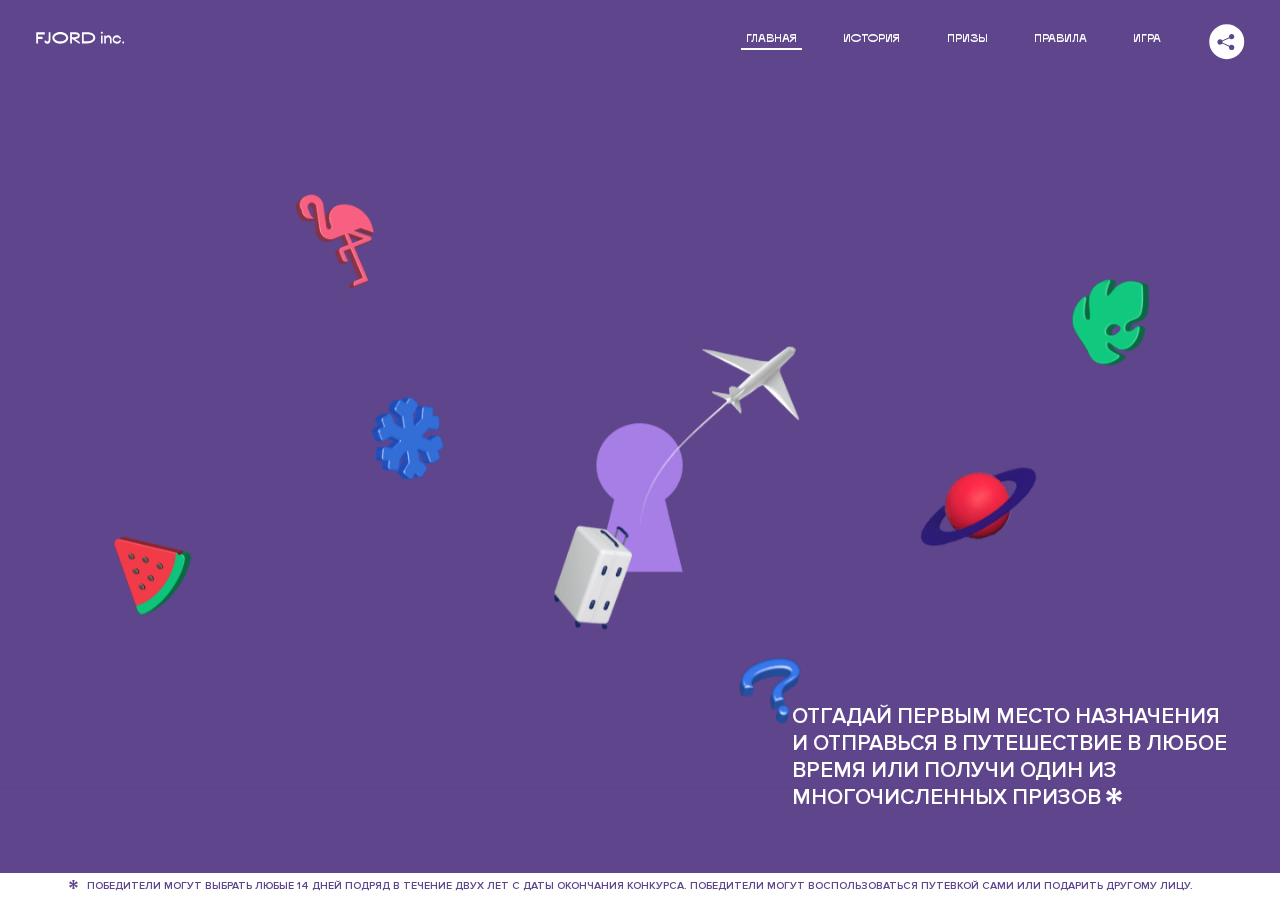
<file: 5/index.html>
<!DOCTYPE html>
<html lang="ru">
<head>
  <meta charset="UTF-8">
  <meta name="description" content="">
  <meta name="viewport" content="width=device-width, initial-scale=1.0">
  <meta http-equiv="X-UA-Compatible" content="ie=edge">
  <title>Mysterious Vacation</title>
  <link rel="stylesheet" href="css/style.min.css">
<link href="css/style.min.css" rel="stylesheet">  <base href="https://htmlacademy-animation.github.io/345335-magic-vacation-1/5/">
</head>
<body>

  <header class="page-header js-header">
    <div class="page-header__wrapper">
      <a href="#" class="page-header__logo" aria-label="Перейти на страницу FJORD.Inc">
        <svg width="100" height="15" viewBox="0 0 100 15" fill="none" xmlns="http://www.w3.org/2000/svg">
          <path d="M0.26 1.4V14H2.276V8.906H7.334V6.44H2.276V3.848H9.872V1.4H0.26ZM12.733 14.36C15.127 14.36 16.243 12.65 16.243 9.5V1.4H14.263V8.96C14.263 11.21 13.723 11.876 12.733 11.876C11.833 11.876 11.473 11.3 11.347 10.58L9.36702 10.94C9.63702 13.046 10.663 14.36 12.733 14.36ZM18.3918 7.7C18.3918 11.372 22.3878 14.36 27.3198 14.36C32.2518 14.36 36.2478 11.372 36.2478 7.7C36.2478 4.028 32.2518 1.04 27.3198 1.04C22.3878 1.04 18.3918 4.028 18.3918 7.7ZM20.6058 7.7C20.6058 5.378 23.6118 3.524 27.3198 3.524C30.9918 3.524 33.9798 5.378 33.9798 7.7C33.9798 10.004 30.9918 11.858 27.3198 11.858C23.6118 11.858 20.6058 10.004 20.6058 7.7ZM40.403 14V8.906H40.799L49.079 14.702V12.38L44.039 8.906H44.201C47.999 8.906 49.277 7.304 49.277 5.162C49.277 3.092 47.999 1.4 44.201 1.4H38.387V14H40.403ZM43.535 3.722C45.785 3.722 47.045 4.136 47.045 5.432C47.045 6.764 45.785 7.034 43.535 7.034H40.403V3.722H43.535ZM51.6936 1.382V14H57.8676C62.7456 14 66.7236 11.534 66.7236 7.7C66.7236 3.848 62.7456 1.382 57.8676 1.382H51.6936ZM53.7096 11.624V3.722H57.5436C61.5396 3.722 64.4916 5.018 64.4916 7.7C64.4916 10.238 61.5396 11.624 57.5436 11.624H53.7096ZM73.1832 14.018H74.9832V5H73.1832V14.018ZM72.9132 1.976C72.9132 2.57 73.3992 3.092 74.0832 3.092C74.7492 3.092 75.2352 2.57 75.2352 1.976C75.2352 1.382 74.7672 0.805999 74.0832 0.805999C73.3812 0.805999 72.9132 1.382 72.9132 1.976ZM76.7867 14H78.5687V9.104C78.7487 8.006 79.5947 6.962 81.0887 6.962C82.1147 6.962 83.2667 7.448 83.2667 9.554V14H85.0487V9.014C85.0487 6.152 83.2307 4.73 81.3587 4.73C79.9187 4.73 79.0727 5.558 78.5687 6.854V5H76.7867V14ZM90.9898 14.27C93.5098 14.27 95.3818 12.506 95.7238 10.328H94.0498C93.7258 11.3 92.6998 12.02 90.9898 12.02C88.8478 12.02 87.7678 10.922 87.7678 9.59C87.7678 8.24 88.8478 6.962 90.9898 6.962C92.7538 6.962 93.7978 7.844 94.0858 8.924H95.7418C95.4358 6.71 93.6178 4.73 90.9898 4.73C88.0918 4.73 86.1298 7.124 86.1298 9.59C86.1298 12.074 88.1278 14.27 90.9898 14.27ZM97.0693 12.938C97.0693 13.658 97.5553 14.144 98.2753 14.144C98.9953 14.144 99.4813 13.658 99.4813 12.938C99.4813 12.2 98.9953 11.714 98.2753 11.714C97.5553 11.714 97.0693 12.2 97.0693 12.938Z" fill="currentColor"></path>
        </svg>
      </a>
      <button class="page-header__toggler js-menu-toggler" type="button" aria-label="Управление мобильным меню"><span>Меню</span></button>
      <nav class="page-header__nav">
        <div class="page-header__menu js-menu" id="menu">
          <ul>
            <li>
              <a class="js-menu-link active" href="#top" data-href="top">главная</a>
            </li>
            <li>
              <a class="js-menu-link" href="#story" data-href="story">история</a>
            </li>
            <li>
              <a class="js-menu-link" href="#prizes" data-href="prizes">призы</a>
            </li>
            <li>
              <a class="js-menu-link" href="#rules" data-href="rules">правила</a>
            </li>
            <li>
              <a class="js-menu-link" href="#game" data-href="game">игра</a>
            </li>
          </ul>
        </div>
        <div class="page-header__social">
          <div class="social-block js-social-block">
            <button class="social-block__toggler" aria-label="Управлять блоком с социальными кнопками">
              <svg width="26" height="22" viewBox="0 0 27 22" fill="none" xmlns="http://www.w3.org/2000/svg">
                <path d="M19.6721 7.43664C21.6273 7.43664 23.213 5.85095 23.213 3.89566C23.213 1.94037 21.6273 0.354675 19.6721 0.354675C17.7168 0.354675 16.1311 1.94037 16.1311 3.89566C16.1311 4.19968 16.1728 4.49178 16.2458 4.77345L7.21751 8.95527C6.57519 8.05214 5.52303 7.46049 4.33078 7.46049C2.37549 7.46049 0.789795 9.04618 0.789795 11.0015C0.789795 12.9568 2.37549 14.5425 4.33078 14.5425C5.52303 14.5425 6.57668 13.9508 7.21751 13.0477L16.2458 17.2295C16.1743 17.5112 16.1311 17.8033 16.1311 18.1073C16.1311 20.0626 17.7168 21.6483 19.6721 21.6483C21.6273 21.6483 23.213 20.0626 23.213 18.1073C23.213 16.152 21.6273 14.5663 19.6721 14.5663C18.4798 14.5663 17.4262 15.158 16.7853 16.0611L7.75701 11.8793C7.82854 11.5976 7.87176 11.3055 7.87176 11.0015C7.87176 10.6974 7.83003 10.4053 7.75701 10.1237L16.7853 5.94186C17.4262 6.84499 18.4783 7.43664 19.6721 7.43664Z" fill="currentColor"></path>
              </svg>
            </button>
            <ul class="social-block__list">
              <li>
                <a class="social-block__link social-block__link--fb" href="#" aria-label="Мы на Facebook">
                  <svg width="8" height="17" viewBox="0 0 8 17" fill="none" xmlns="http://www.w3.org/2000/svg">
                    <path d="M4.24646 16.9899H1.09275L1.05793 8.49828H0V5.30707H1.05793V3.81124C1.05793 1.42084 2.57654 0 5.21735 0H7.41758V3.18585H5.30841C4.28262 3.18585 4.2478 3.48582 4.2478 4.24914V5.30707H7.42964L7.16716 8.49828H4.2478V16.9899H4.24646Z" fill="currentColor"></path>
                  </svg>
                </a>
              </li>
              <li>
                <a class="social-block__link social-block__link--insta" href="#" aria-label="Мы в Instagram">
                  <svg width="15" height="15" viewBox="0 0 15 15" fill="none" xmlns="http://www.w3.org/2000/svg">
                    <path d="M11.0197 0H4.19806C2.14246 0 0.471191 1.66993 0.471191 3.72285V10.5499C0.471191 12.6082 2.14112 14.2727 4.19806 14.2727H11.0197C13.0753 14.2727 14.7466 12.6082 14.7466 10.5499V3.72285C14.7466 1.67127 13.0753 0 11.0197 0ZM11.0197 12.4849H4.19806C3.13076 12.4849 2.26432 11.6158 2.26432 10.5512V3.72419C2.26432 2.65956 3.13076 1.79715 4.19806 1.79715H11.0197C12.087 1.79715 12.9535 2.6609 12.9535 3.72419V10.5512C12.9535 11.6145 12.087 12.4849 11.0197 12.4849Z" fill="currentColor"></path>
                    <path d="M7.60887 3.11084C5.38989 3.11084 3.58203 4.9187 3.58203 7.14036C3.58203 9.35532 5.38989 11.1645 7.60887 11.1645C9.83053 11.1645 11.6357 9.35666 11.6357 7.14036C11.6357 4.9187 9.83053 3.11084 7.60887 3.11084ZM7.60887 9.36871C6.37551 9.36871 5.37784 8.37372 5.37784 7.14036C5.37784 5.90699 6.37551 4.90665 7.60887 4.90665C8.83822 4.90665 9.84259 5.90833 9.84259 7.14036C9.84392 8.37238 8.83822 9.36871 7.60887 9.36871Z" fill="currentColor"></path>
                    <path d="M11.3573 2.35962C10.8256 2.35962 10.3931 2.79752 10.3931 3.32381C10.3931 3.85546 10.8256 4.29336 11.3573 4.29336C11.8862 4.29336 12.3215 3.85546 12.3215 3.32381C12.3215 2.79752 11.8862 2.35962 11.3573 2.35962Z" fill="currentColor"></path>
                  </svg>
                </a>
              </li>
              <li>
                <a class="social-block__link social-block__link--vk" href="#" aria-label="Мы ВКонтакте">
                  <svg width="17" height="10" viewBox="0 0 17 10" fill="none" xmlns="http://www.w3.org/2000/svg">
                    <path d="M14.1234 4.9002C14.1234 4.9002 16.3623 1.72708 16.5866 0.680242C16.6595 0.312285 16.4947 0.103188 16.1069 0.103188C16.1069 0.103188 14.8193 0.103188 14.168 0.103188C13.7235 0.103188 13.5587 0.293278 13.4235 0.579768C13.4235 0.579768 12.3724 2.82553 11.0969 4.24712C10.6861 4.70333 10.4781 4.84318 10.2511 4.84318C10.0646 4.84318 9.98625 4.6911 9.98625 4.27834V0.649016C9.98625 0.147997 9.92545 0.00135496 9.5066 0.00135496H6.39628C6.15578 0.00135496 6.0085 0.134417 6.0085 0.324506C6.0085 0.801084 6.73406 0.908351 6.73406 2.20231V4.87305C6.73406 5.40529 6.70569 5.61575 6.45303 5.61575C5.78016 5.61575 4.19528 3.30618 3.30623 0.678887C3.12923 0.145282 2.93737 0 2.43475 0H0.486409C0.205373 0 0 0.190085 0 0.476576C0 0.991172 0.60666 3.40801 2.99277 6.64358C4.59927 8.8201 6.70569 10 8.60269 10C9.76196 10 10.0416 9.80312 10.0416 9.31432V7.63883C10.0416 7.22607 10.2065 7.04956 10.4429 7.04956C10.7078 7.04956 11.1847 7.13238 12.2805 8.22268C13.5843 9.47862 13.6762 10 14.3896 10H16.5676C16.7919 10 17 9.89273 17 9.52342C17 9.02919 16.3623 8.15343 15.384 7.10659C14.9801 6.56755 14.3302 5.98914 14.1248 5.72301C13.8275 5.40801 13.9154 5.23014 14.1234 4.9002Z" fill="currentColor"></path>
                  </svg>
                </a>
              </li>
            </ul>
          </div>
        </div>
      </nav>
    </div>
  </header>

  <main class="page-content">

    <section class="animation-screen"></section>

    <section class="screen screen--hidden screen--intro js-scrollspy" id="top">
      <div class="screen__wrapper">
        <div class="intro">
          <h1 class="intro__title">Таинственный отпуск</h1>
          <div class="intro__content">
            <div class="intro__info">
              <p class="intro__label">Даты проведения конкурса:</p>
              <p class="intro__date">01 — 31.05 / 2020</p>
            </div>
            <div class="intro__message">
              <p>
                Отгадай первым место назначения и&nbsp;отправься в&nbsp;путешествие в&nbsp;любое время или получи один из многочисленных призов
                <svg width="16" height="16" viewBox="0 0 10 10" fill="none" xmlns="http://www.w3.org/2000/svg">
                  <path d="M0 6.35337L3.90271 4.99012L0 3.64663L1.34615 1.32374L4.44287 4.01073L3.67364 0H6.34615L5.57692 4.01073L8.65385 1.32374L10 3.64663L6.13405 4.99012L10 6.35337L8.65385 8.65651L5.57692 5.98927L6.34615 10H3.67364L4.44287 5.96952L1.34615 8.65651L0 6.35337Z" fill="currentColor"></path>
                </svg>
              </p>
            </div>
          </div>
        </div>
      </div>
      <div class="screen__footer js-footer">
        <button class="screen__footer-enlarge js-footer-toggler" type="button" aria-label="Показать сообщение">
          <svg width="10" height="10" viewBox="0 0 10 10" fill="none" xmlns="http://www.w3.org/2000/svg">
            <path d="M0 6.35337L3.90271 4.99012L0 3.64663L1.34615 1.32374L4.44287 4.01073L3.67364 0H6.34615L5.57692 4.01073L8.65385 1.32374L10 3.64663L6.13405 4.99012L10 6.35337L8.65385 8.65651L5.57692 5.98927L6.34615 10H3.67364L4.44287 5.96952L1.34615 8.65651L0 6.35337Z" fill="currentColor"></path>
          </svg>
        </button>
        <button class="screen__footer-collapse js-footer-toggler" type="button" aria-label="Скрыть сообщение">
          <svg width="13" height="13" viewBox="0 0 13 13" fill="none" xmlns="http://www.w3.org/2000/svg">
            <line x1="12.3536" y1="0.353553" x2="0.738349" y2="11.9688" stroke="currentColor"></line>
            <line x1="0.738319" y1="0.539925" x2="12.3535" y2="12.1551" stroke="currentColor"></line>
          </svg>
        </button>
        <div class="screen__footer-wrapper">
          <div class="screen__footer-announce">
            <p class="screen__footer-label">Даты проведения конкурса:</p>
            <p class="screen__footer-date">01 — 31.05 / 2020</p>
          </div>
          <div class="screen__footer-note">
            <p>
              <svg width="10" height="10" viewBox="0 0 10 10" fill="none" xmlns="http://www.w3.org/2000/svg">
                <path d="M0 6.35337L3.90271 4.99012L0 3.64663L1.34615 1.32374L4.44287 4.01073L3.67364 0H6.34615L5.57692 4.01073L8.65385 1.32374L10 3.64663L6.13405 4.99012L10 6.35337L8.65385 8.65651L5.57692 5.98927L6.34615 10H3.67364L4.44287 5.96952L1.34615 8.65651L0 6.35337Z" fill="currentColor"></path>
              </svg>
              <span>Победители могут выбрать любые 14 дней подряд в&nbsp;течение двух лет с&nbsp;даты окончания конкурса. Победители могут воспользоваться путевкой сами или подарить другому лицу.</span>
            </p>
          </div>
        </div>
      </div>
    </section>

    <section class="screen screen--hidden screen--story js-scrollspy" id="story">

      <div class="slider swiper-container js-slider">

        <div class="swiper-wrapper">

          <div class="slider__item swiper-slide">
            <h2 class="slider__item-title">История</h2>
            <p class="slider__item-text">Джеймс Таргет был основателем компании &laquo;Fjord Inc.&raquo;. С&nbsp;1965 года &laquo;Fjord Inc.&raquo; прославилась надёжными и&nbsp;удобными чемоданами и&nbsp;аксессуарами для туристов.</p>
          </div>

          <div class="slider__item swiper-slide">
            <p class="slider__item-text">Когда Джеймсу было 7&nbsp;лет, в&nbsp;их&nbsp;доме гостил дядюшка и&nbsp;развлекал детей рассказами о&nbsp;своей поездке в&nbsp;место, показавшееся малышу Таргету невероятным. Тогда Джеймс решил, что однажды посетит его, но&nbsp;не&nbsp;будет рассказывать о&nbsp;мечте, пока не&nbsp;осуществит.</p>
          </div>

          <div class="slider__item swiper-slide">
            <p class="slider__item-text">Джеймс Таргет стал увлеченным путешественником. Он&nbsp;посетил 5&nbsp;континентов, 126&nbsp;стран.</p>
          </div>

          <div class="slider__item swiper-slide">
            <p class="slider__item-text">Он&nbsp;сплавлялся по&nbsp;Амазонке и&nbsp;погружался в&nbsp;пещеры Франции, медитировал в&nbsp;горах Тибета и&nbsp;пожимал руку вождя племени Акугауа.</p>
          </div>

          <div class="slider__item swiper-slide">
            <p class="slider__item-text">Из&nbsp;своих поездок Джеймс Таргет привозил идеи, как сделать свои чемоданы &laquo;Fjord Inc.&raquo; удобными и&nbsp;приспособленными к&nbsp;разным дорожным условиям.</p>
          </div>

          <div class="slider__item swiper-slide">
            <p class="slider__item-text">Всё это время Джеймс не&nbsp;оставлял идею поездки своей мечты. Однако, как только он&nbsp;брался за&nbsp;планирование, возникали препятствия, не&nbsp;позволяющие отправиться туда.</p>
          </div>

          <div class="slider__item swiper-slide">
            <p class="slider__item-text">В&nbsp;возрасте 67&nbsp;лет Джеймс Таргет попал под лавину и&nbsp;погиб. В&nbsp;своём завещании он&nbsp;поручил отправить в&nbsp;заветное путешествие трёх смельчаков, единых с&nbsp;ним духом.</p>
          </div>

          <div class="slider__item swiper-slide">
            <p class="slider__item-text">Тех, кто сможет узнать таинственное место, задавая вопросы специально обученному ИИ&nbsp;&laquo;Соне&raquo;, ждет фантастическое путешествие.</p>
          </div>
        </div>
        <div class="slider__controls">
          <button class="slider__control slider__control--prev js-control-prev" type="button" aria-label="Показать предыдущую историю">
            <svg width="12" height="22" viewBox="0 0 12 22" fill="none" xmlns="http://www.w3.org/2000/svg">
              <path d="M11 1L1 11L11 21" stroke="currentColor" stroke-width="2" stroke-linejoin="round"></path>
            </svg>
          </button>
          <button class="slider__control slider__control--next js-control-next" type="button" aria-label="Показать следующую историю">
            <svg width="12" height="22" viewBox="0 0 12 22" fill="none" xmlns="http://www.w3.org/2000/svg">
              <path d="M1 1L11 11L1 21" stroke="currentColor" stroke-width="2" stroke-linejoin="round"></path>
            </svg>
          </button>
        </div>
        <div class="slider__pagination swiper-pagination"></div>
      </div>
    </section>

    <section class="screen screen--hidden screen--prizes js-scrollspy" id="prizes">
      <div class="screen__wrapper">
        <div class="prizes">
          <h2 class="prizes__title">ПРизы</h2>
          <div class="prizes__lead">
            <p>Найди ответ и&nbsp;получи один из&nbsp;призов:</p>
          </div>
          <ul class="prizes__list">
            <li class="prizes__item prizes__item--journeys">
              <div class="prizes__icon">
                <picture>
                  <source srcset="img/prize1-mob.svg" media="(orientation: portrait)">
                  <img src="img/prize1.svg" alt="">
                </picture>
              </div>
              <p class="prizes__desc">
                <b>3</b>
                <span>загадочных путешествия</span>
              </p>
            </li>
            <li class="prizes__item prizes__item--cases">
              <div class="prizes__icon">
                <picture>
                  <source srcset="img/prize2-mob.svg" media="(orientation: portrait)">
                  <img src="img/prize2.svg" alt="">
                </picture>
              </div>
              <p class="prizes__desc">
                <b>7</b>
                <span>надежных чемоданов</span>
              </p>
            </li>
            <li class="prizes__item prizes__item--codes">
              <div class="prizes__icon">
                <picture>
                  <source srcset="img/prize3-mob.svg" media="(orientation: portrait)">
                  <img src="img/prize3.svg" alt="">
                </picture>
              </div>
              <p class="prizes__desc">
                <b>900</b>
                <span>
                  промокодов на&nbsp;скидку 15%
                  <svg width="10" height="10" viewBox="0 0 10 10" fill="none" xmlns="http://www.w3.org/2000/svg">
                    <path d="M0 6.35337L3.90271 4.99012L0 3.64663L1.34615 1.32374L4.44287 4.01073L3.67364 0H6.34615L5.57692 4.01073L8.65385 1.32374L10 3.64663L6.13405 4.99012L10 6.35337L8.65385 8.65651L5.57692 5.98927L6.34615 10H3.67364L4.44287 5.96952L1.34615 8.65651L0 6.35337Z" fill="currentColor"></path>
                  </svg>
                </span>
              </p>
            </li>
          </ul>
        </div>
      </div>
      <div class="screen__footer js-footer">
        <button class="screen__footer-enlarge js-footer-toggler" type="button" aria-label="Показать сообщение">
          <svg width="10" height="10" viewBox="0 0 10 10" fill="none" xmlns="http://www.w3.org/2000/svg">
            <path d="M0 6.35337L3.90271 4.99012L0 3.64663L1.34615 1.32374L4.44287 4.01073L3.67364 0H6.34615L5.57692 4.01073L8.65385 1.32374L10 3.64663L6.13405 4.99012L10 6.35337L8.65385 8.65651L5.57692 5.98927L6.34615 10H3.67364L4.44287 5.96952L1.34615 8.65651L0 6.35337Z" fill="currentColor"></path>
          </svg>
        </button>
        <button class="screen__footer-collapse js-footer-toggler" type="button" aria-label="Скрыть сообщение">
          <svg width="13" height="13" viewBox="0 0 13 13" fill="none" xmlns="http://www.w3.org/2000/svg">
            <line x1="12.3536" y1="0.353553" x2="0.738349" y2="11.9688" stroke="currentColor"></line>
            <line x1="0.738319" y1="0.539925" x2="12.3535" y2="12.1551" stroke="currentColor"></line>
          </svg>
        </button>
        <div class="screen__footer-wrapper">
          <div class="screen__footer-announce">
            <p class="screen__footer-label">Даты проведения конкурса:</p>
            <p class="screen__footer-date">01 — 31.05 / 2020</p>
          </div>
          <div class="screen__footer-note">
            <p>
              <svg width="10" height="10" viewBox="0 0 10 10" fill="none" xmlns="http://www.w3.org/2000/svg">
                <path d="M0 6.35337L3.90271 4.99012L0 3.64663L1.34615 1.32374L4.44287 4.01073L3.67364 0H6.34615L5.57692 4.01073L8.65385 1.32374L10 3.64663L6.13405 4.99012L10 6.35337L8.65385 8.65651L5.57692 5.98927L6.34615 10H3.67364L4.44287 5.96952L1.34615 8.65651L0 6.35337Z" fill="currentColor"></path>
              </svg>
              <span>Скидка&nbsp;15% на&nbsp;единоразовое приобретение путёвки с&nbsp;1&nbsp;июня 2020 по&nbsp;31&nbsp;мая 2022&nbsp;года. Суммируется с&nbsp;другими акциями</span>
            </p>
          </div>
        </div>
      </div>
    </section>

    <section class="screen screen--hidden screen--rules js-scrollspy" id="rules">
      <div class="screen__wrapper">
        <div class="rules">
          <h2 class="rules__title">Правила</h2>
          <div class="rules__lead">
            <p>Для того чтобы получить наследство Джеймса Таргета, тебе нужно выведать у&nbsp;&laquo;Сони&raquo;, куда предстоит отправиться тебе в&nbsp;случае победы</p>
          </div>
          <ol class="rules__list">
            <li class="rules__item">
              <p>Тебе отводится <br>5&nbsp;минут</p>
            </li>
            <li class="rules__item">
              <p>Задавай любые вопросы в&nbsp;текстовом поле</p>
            </li>
            <li class="rules__item">
              <p>Нажимай кнопку &laquo;Узнать&raquo;, чтобы получить ответ</p>
            </li>
            <li class="rules__item">
              <p>&laquo;Соня&raquo; может отвечать только&nbsp;Да или Нет</p>
            </li>
          </ol>
          <a href="#game" class="rules__link btn">Погнали!</a>
        </div>
      </div>
      <div class="screen__disclaimer">
        <div class="disclaimer">
          <ul>
            <li>
              <a href="#">Правовая информация</a>
            </li>
            <li>
              <a href="#">Подробные правила</a>
            </li>
          </ul>
        </div>
      </div>
    </section>

    <section class="screen screen--hidden screen--game js-scrollspy" id="game">
      <div class="screen__wrapper">
        <div class="game">
          <div class="game__header">
            <h2 class="game__title">Игра</h2>
            <div class="game__counter">
              <span>05</span>:<span>00</span>
            </div>
          </div>
          <div class="game__body">
            <div class="chat">
              <div class="chat__body js-chat">
                <ul class="chat__list" id="messages"></ul>
              </div>
              <div class="chat__footer">
                <form action="#" method="post" class="form" id="message-form">
                  <label for="message-field" class="visually-hidden">Поле для ввода вопроса</label>
                  <input type="text" class="form__field" id="message-field">
                  <button class="form__button btn">
                    Узнать
                    <svg width="18" height="19" viewBox="0 0 18 19" fill="none" xmlns="http://www.w3.org/2000/svg">
                      <path stroke="currentColor" stroke-width="2" d="M9 19V1"></path>
                      <path d="M1 9l8-8 8 8" stroke="currentColor" stroke-width="2" stroke-linejoin="round"></path>
                    </svg>
                  </button>
                </form>
              </div>
            </div>
          </div>
          <!-- временные кнопки для показа результата -->
          <div class="game__buttons">
            <button class="game__button btn js-show-result" type="button" data-target="result">Положительный результат</button>
            <button class="game__button btn js-show-result" type="button" data-target="result2">Положительный результат - 2</button>
            <button class="game__button btn js-show-result" type="button" data-target="result3">Отрицательный результат</button>
          </div>
        </div>
      </div>
    </section>

    <section class="screen screen--hidden screen--result" id="result">
      <div class="screen__wrapper">
        <div class="result result--trip">
          <div class="result__image">
            <picture>
              <source srcset="img/result1-mob.png 1x, img/result1-mob@2x.png 2x" media="(max-width: 768px) and (orientation: portrait)">
              <img src="img/result1.png" srcset="img/result1@2x.png 2x" alt="">
            </picture>
          </div>
          <h2 class="result__title">
            <span class="visually-hidden">ПОбеда!</span>
            <svg xmlns="http://www.w3.org/2000/svg" viewBox="0 0 568.85 109.24">
              <path d="M16,24.44V92H2.6V8H75V92H61.52V24.44H16Z" transform="translate(-2.1 -1.5)" fill="none" stroke="currentColor"></path>
              <path d="M148.76,5.6c32.88,0,59.52,19.92,59.52,44.4s-26.64,44.4-59.52,44.4S89.24,74.48,89.24,50,115.88,5.6,148.76,5.6Zm0,72.12c24.48,0,44.4-12.36,44.4-27.72s-19.92-27.84-44.4-27.84C124,22.16,104,34.52,104,50S124,77.72,148.76,77.72Z" transform="translate(-2.1 -1.5)" fill="none" stroke="currentColor"></path>
              <path d="M287.36,8V24.44H236v14.4h25.32c25.44,0,34,11.16,34,26.52,0,15.6-8.52,26.64-34,26.64H222.56V8h64.8ZM256.88,76.52c15.12,0,23.52-2,23.52-11.52S272,54.44,256.88,54.44H236V76.52h20.88Z" transform="translate(-2.1 -1.5)" fill="none" stroke="currentColor"></path>
              <path d="M371.47,8V24.44H320.84V41.6h33.6V58h-33.6V75.56h50.64V92H307.4V8h64.08Z" transform="translate(-2.1 -1.5)" fill="none" stroke="currentColor"></path>
              <path d="M382.39,110.24V75.56h7.44c4.56-4.68,7.8-18.36,8.76-56L399,8h48.6V75.56h10v34.68H442.87V92H397v18.24H382.39Zm51.72-34.68V24.44H411.55v3.12c-0.48,22.44-3.24,37.68-7.2,48h29.76Z" transform="translate(-2.1 -1.5)" fill="none" stroke="currentColor"></path>
              <path d="M463.75,92l28-84h27.12l28.08,84H533.47l-7.8-23.52h-37.8L480.07,92H463.75Zm56.64-40L507,11.84,493.51,52h26.88Z" transform="translate(-2.1 -1.5)" fill="none" stroke="currentColor"></path>
              <path d="M554.12,70.4L555.55,2H569l1.44,68.4H554.12Zm8.28,6.36c4.8,0,8,3.24,8,8.16a8,8,0,1,1-16.08,0C554.35,80,557.59,76.76,562.39,76.76Z" transform="translate(-2.1 -1.5)" fill="none" stroke="currentColor"></path>
            </svg>
          </h2>
          <div class="result__text">
            <p>ты&nbsp;отправляешься в&nbsp;Арктику!</p>
          </div>
          <div class="result__form">
            <form action="#" method="post" class="form form--result">
              <label for="email-field" class="form__label">зарегистрируй результат</label>
              <input type="email" class="form__field" id="email-field" placeholder="e-mail для регистации результата и получения приза" required="">
              <button class="form__button btn">
                отправить
                <svg width="18" height="19" viewBox="0 0 18 19" fill="none" xmlns="http://www.w3.org/2000/svg">
                  <path stroke="currentColor" stroke-width="2" d="M9 19V1"></path>
                  <path d="M1 9l8-8 8 8" stroke="currentColor" stroke-width="2" stroke-linejoin="round"></path>
                </svg>
              </button>
            </form>
          </div>
        </div>
      </div>
    </section>

    <section class="screen screen--hidden screen--result" id="result2">
      <div class="screen__wrapper">
        <div class="result result--prize">
          <div class="result__image">
            <picture>
              <source srcset="img/result2-mob.png 1x, img/result2-mob@2x.png 2x" media="(max-width: 768px) and (orientation: portrait)">
              <img src="img/result2.png" srcset="img/result2@2x.png 2x" alt="">
            </picture>
          </div>
          <h2 class="result__title">
            <span class="visually-hidden">ПОбеда!</span>
            <svg xmlns="http://www.w3.org/2000/svg" viewBox="0 0 568.85 109.24">
              <path d="M16,24.44V92H2.6V8H75V92H61.52V24.44H16Z" transform="translate(-2.1 -1.5)" fill="none" stroke="currentColor"></path>
              <path d="M148.76,5.6c32.88,0,59.52,19.92,59.52,44.4s-26.64,44.4-59.52,44.4S89.24,74.48,89.24,50,115.88,5.6,148.76,5.6Zm0,72.12c24.48,0,44.4-12.36,44.4-27.72s-19.92-27.84-44.4-27.84C124,22.16,104,34.52,104,50S124,77.72,148.76,77.72Z" transform="translate(-2.1 -1.5)" fill="none" stroke="currentColor"></path>
              <path d="M287.36,8V24.44H236v14.4h25.32c25.44,0,34,11.16,34,26.52,0,15.6-8.52,26.64-34,26.64H222.56V8h64.8ZM256.88,76.52c15.12,0,23.52-2,23.52-11.52S272,54.44,256.88,54.44H236V76.52h20.88Z" transform="translate(-2.1 -1.5)" fill="none" stroke="currentColor"></path>
              <path d="M371.47,8V24.44H320.84V41.6h33.6V58h-33.6V75.56h50.64V92H307.4V8h64.08Z" transform="translate(-2.1 -1.5)" fill="none" stroke="currentColor"></path>
              <path d="M382.39,110.24V75.56h7.44c4.56-4.68,7.8-18.36,8.76-56L399,8h48.6V75.56h10v34.68H442.87V92H397v18.24H382.39Zm51.72-34.68V24.44H411.55v3.12c-0.48,22.44-3.24,37.68-7.2,48h29.76Z" transform="translate(-2.1 -1.5)" fill="none" stroke="currentColor"></path>
              <path d="M463.75,92l28-84h27.12l28.08,84H533.47l-7.8-23.52h-37.8L480.07,92H463.75Zm56.64-40L507,11.84,493.51,52h26.88Z" transform="translate(-2.1 -1.5)" fill="none" stroke="currentColor"></path>
              <path d="M554.12,70.4L555.55,2H569l1.44,68.4H554.12Zm8.28,6.36c4.8,0,8,3.24,8,8.16a8,8,0,1,1-16.08,0C554.35,80,557.59,76.76,562.39,76.76Z" transform="translate(-2.1 -1.5)" fill="none" stroke="currentColor"></path>
            </svg>
          </h2>
          <div class="result__text">
            <p>чемодан &laquo;Fjord&nbsp;Inc.&raquo;&nbsp;твой</p>
          </div>
          <div class="result__form">
            <form action="#" method="post" class="form form--result">
              <label for="email-field2" class="form__label">зарегистрируй результат</label>
              <input type="email" class="form__field" id="email-field2" placeholder="e-mail для регистации результата и получения приза" required="">
              <button class="form__button btn">
                отправить
                <svg width="18" height="19" viewBox="0 0 18 19" fill="none" xmlns="http://www.w3.org/2000/svg">
                  <path stroke="currentColor" stroke-width="2" d="M9 19V1"></path>
                  <path d="M1 9l8-8 8 8" stroke="currentColor" stroke-width="2" stroke-linejoin="round"></path>
                </svg>
              </button>
            </form>
          </div>
        </div>
      </div>
    </section>

    <section class="screen screen--hidden screen--result" id="result3">
      <div class="screen__wrapper">
        <div class="result result--negative">
          <div class="result__image">
            <picture>
              <source srcset="img/result3-mob.png 1x, img/result3-mob@2x.png 2x" media="(max-width: 768px) and (orientation: portrait)">
              <img src="img/result3.png" srcset="img/result3@2x.png 2x" alt="">
            </picture>
          </div>
          <h2 class="result__title">
            <span class="visually-hidden">Не угадал!</span>
            <svg xmlns="http://www.w3.org/2000/svg" viewBox="0 0 660.77 109.24">
              <path d="M2.66,92V8H16.1V42.2H53.3V8H66.74V92H53.3V58.64H16.1V92H2.66Z" transform="translate(-2.16 -1.5)" fill="none" stroke="currentColor"></path>
              <path d="M147.62,8V24.44H97V41.6h33.6V58H97V75.56h50.64V92H83.54V8h64.08Z" transform="translate(-2.16 -1.5)" fill="none" stroke="currentColor"></path>
              <path d="M199.22,8l20.52,42.36L235.34,8h16.44l-31,84H204.38l9.48-25.92L185.78,8h13.44Z" transform="translate(-2.16 -1.5)" fill="none" stroke="currentColor"></path>
              <path d="M273.74,24.44V92H260.3V8h50.16V24.44H273.74Z" transform="translate(-2.16 -1.5)" fill="none" stroke="currentColor"></path>
              <path d="M307.1,92l28-84h27.12l28.08,84H376.82L369,68.48h-37.8L323.42,92H307.1Zm56.64-40L350.3,11.84,336.86,52h26.88Z" transform="translate(-2.16 -1.5)" fill="none" stroke="currentColor"></path>
              <path d="M396.38,110.24V75.56h7.44c4.56-4.68,7.8-18.36,8.76-56L412.94,8h48.6V75.56h10v34.68H456.86V92H411v18.24H396.38ZM448.1,75.56V24.44H425.54v3.12c-0.48,22.44-3.24,37.68-7.2,48H448.1Z" transform="translate(-2.16 -1.5)" fill="none" stroke="currentColor"></path>
              <path d="M477.74,92l28-84h27.12L560.9,92H547.46l-7.8-23.52h-37.8L494.06,92H477.74Zm56.64-40-13.44-40.2L507.5,52h26.88Z" transform="translate(-2.16 -1.5)" fill="none" stroke="currentColor"></path>
              <path d="M568.7,76.88a13.77,13.77,0,0,0,5,1c6.6,0,10.44-6.24,12-58.32L586.22,8h46.2V92H619V24.44H598.82l-0.12,3.12C597.14,81,589,94.4,573.74,94.4a28.55,28.55,0,0,1-6.72-.84Z" transform="translate(-2.16 -1.5)" fill="none" stroke="currentColor"></path>
              <path d="M646.1,70.4L647.54,2H661l1.44,68.4H646.1Zm8.28,6.36c4.8,0,8,3.24,8,8.16a8,8,0,0,1-16.08,0C646.34,80,649.58,76.76,654.38,76.76Z" transform="translate(-2.16 -1.5)" fill="none" stroke="currentColor"></path>
            </svg>
          </h2>
          <button class="result__button js-play" type="button">
            не сдавайся!
            <span>
              <svg width="27" height="22" viewBox="0 0 27 22" fill="none" xmlns="http://www.w3.org/2000/svg">
                <path d="M10.6899 1.47998C5.42992 1.47998 1.16992 5.73998 1.16992 11C1.16992 16.26 5.42992 20.52 10.6899 20.52C15.9499 20.52 20.2099 16.26 20.2099 11V7.13998" stroke="currentColor" stroke-width="2" stroke-miterlimit="10"></path>
                <path d="M15.1099 12.5099L20.1499 7.13989L25.3099 12.6299" stroke="currentColor" stroke-width="2" stroke-miterlimit="10" stroke-linejoin="round"></path>
              </svg>
            </span>
          </button>
        </div>
      </div>
    </section>
    <div class="filler"></div>
  </main>

<script src="js/script.js"></script></body>
</html>
</file>
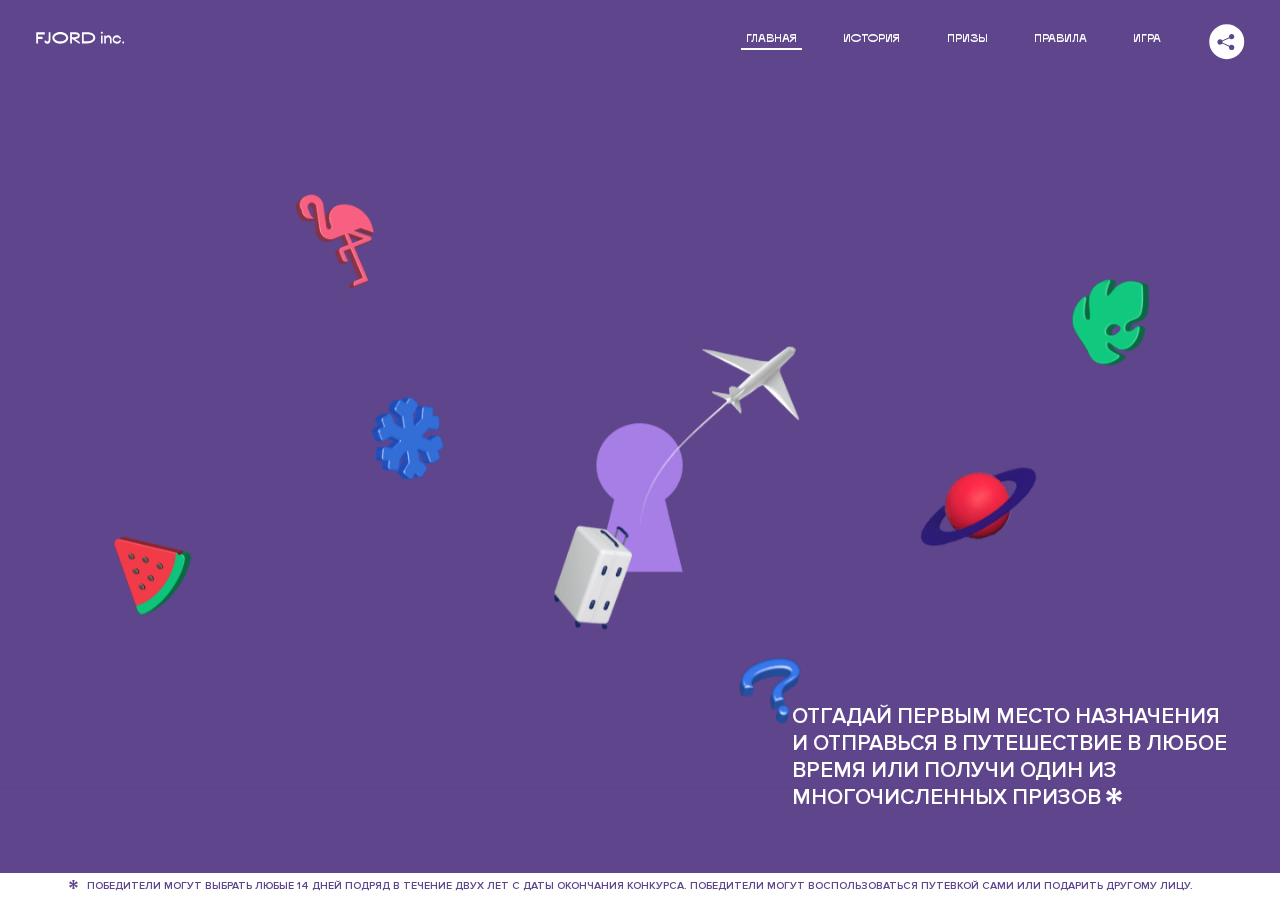
<file: 6/index.html>
<!DOCTYPE html>
<html lang="ru">
<head>
  <meta charset="UTF-8">
  <meta name="description" content="">
  <meta name="viewport" content="width=device-width, initial-scale=1.0">
  <meta http-equiv="X-UA-Compatible" content="ie=edge">
  <title>Mysterious Vacation</title>
  <link rel="stylesheet" href="css/style.min.css">
<link href="css/style.min.css" rel="stylesheet">  <base href="https://htmlacademy-animation.github.io/345335-magic-vacation-1/6/">
</head>
<body>

  <header class="page-header js-header">
    <div class="page-header__wrapper">
      <a href="#" class="page-header__logo" aria-label="Перейти на страницу FJORD.Inc">
        <svg width="100" height="15" viewBox="0 0 100 15" fill="none" xmlns="http://www.w3.org/2000/svg">
          <path d="M0.26 1.4V14H2.276V8.906H7.334V6.44H2.276V3.848H9.872V1.4H0.26ZM12.733 14.36C15.127 14.36 16.243 12.65 16.243 9.5V1.4H14.263V8.96C14.263 11.21 13.723 11.876 12.733 11.876C11.833 11.876 11.473 11.3 11.347 10.58L9.36702 10.94C9.63702 13.046 10.663 14.36 12.733 14.36ZM18.3918 7.7C18.3918 11.372 22.3878 14.36 27.3198 14.36C32.2518 14.36 36.2478 11.372 36.2478 7.7C36.2478 4.028 32.2518 1.04 27.3198 1.04C22.3878 1.04 18.3918 4.028 18.3918 7.7ZM20.6058 7.7C20.6058 5.378 23.6118 3.524 27.3198 3.524C30.9918 3.524 33.9798 5.378 33.9798 7.7C33.9798 10.004 30.9918 11.858 27.3198 11.858C23.6118 11.858 20.6058 10.004 20.6058 7.7ZM40.403 14V8.906H40.799L49.079 14.702V12.38L44.039 8.906H44.201C47.999 8.906 49.277 7.304 49.277 5.162C49.277 3.092 47.999 1.4 44.201 1.4H38.387V14H40.403ZM43.535 3.722C45.785 3.722 47.045 4.136 47.045 5.432C47.045 6.764 45.785 7.034 43.535 7.034H40.403V3.722H43.535ZM51.6936 1.382V14H57.8676C62.7456 14 66.7236 11.534 66.7236 7.7C66.7236 3.848 62.7456 1.382 57.8676 1.382H51.6936ZM53.7096 11.624V3.722H57.5436C61.5396 3.722 64.4916 5.018 64.4916 7.7C64.4916 10.238 61.5396 11.624 57.5436 11.624H53.7096ZM73.1832 14.018H74.9832V5H73.1832V14.018ZM72.9132 1.976C72.9132 2.57 73.3992 3.092 74.0832 3.092C74.7492 3.092 75.2352 2.57 75.2352 1.976C75.2352 1.382 74.7672 0.805999 74.0832 0.805999C73.3812 0.805999 72.9132 1.382 72.9132 1.976ZM76.7867 14H78.5687V9.104C78.7487 8.006 79.5947 6.962 81.0887 6.962C82.1147 6.962 83.2667 7.448 83.2667 9.554V14H85.0487V9.014C85.0487 6.152 83.2307 4.73 81.3587 4.73C79.9187 4.73 79.0727 5.558 78.5687 6.854V5H76.7867V14ZM90.9898 14.27C93.5098 14.27 95.3818 12.506 95.7238 10.328H94.0498C93.7258 11.3 92.6998 12.02 90.9898 12.02C88.8478 12.02 87.7678 10.922 87.7678 9.59C87.7678 8.24 88.8478 6.962 90.9898 6.962C92.7538 6.962 93.7978 7.844 94.0858 8.924H95.7418C95.4358 6.71 93.6178 4.73 90.9898 4.73C88.0918 4.73 86.1298 7.124 86.1298 9.59C86.1298 12.074 88.1278 14.27 90.9898 14.27ZM97.0693 12.938C97.0693 13.658 97.5553 14.144 98.2753 14.144C98.9953 14.144 99.4813 13.658 99.4813 12.938C99.4813 12.2 98.9953 11.714 98.2753 11.714C97.5553 11.714 97.0693 12.2 97.0693 12.938Z" fill="currentColor"></path>
        </svg>
      </a>
      <button class="page-header__toggler js-menu-toggler" type="button" aria-label="Управление мобильным меню"><span>Меню</span></button>
      <nav class="page-header__nav">
        <div class="page-header__menu js-menu" id="menu">
          <ul>
            <li>
              <a class="js-menu-link active" href="#top" data-href="top">главная</a>
            </li>
            <li>
              <a class="js-menu-link" href="#story" data-href="story">история</a>
            </li>
            <li>
              <a class="js-menu-link" href="#prizes" data-href="prizes">призы</a>
            </li>
            <li>
              <a class="js-menu-link" href="#rules" data-href="rules">правила</a>
            </li>
            <li>
              <a class="js-menu-link" href="#game" data-href="game">игра</a>
            </li>
          </ul>
        </div>
        <div class="page-header__social">
          <div class="social-block js-social-block">
            <button class="social-block__toggler" aria-label="Управлять блоком с социальными кнопками">
              <svg width="26" height="22" viewBox="0 0 27 22" fill="none" xmlns="http://www.w3.org/2000/svg">
                <path d="M19.6721 7.43664C21.6273 7.43664 23.213 5.85095 23.213 3.89566C23.213 1.94037 21.6273 0.354675 19.6721 0.354675C17.7168 0.354675 16.1311 1.94037 16.1311 3.89566C16.1311 4.19968 16.1728 4.49178 16.2458 4.77345L7.21751 8.95527C6.57519 8.05214 5.52303 7.46049 4.33078 7.46049C2.37549 7.46049 0.789795 9.04618 0.789795 11.0015C0.789795 12.9568 2.37549 14.5425 4.33078 14.5425C5.52303 14.5425 6.57668 13.9508 7.21751 13.0477L16.2458 17.2295C16.1743 17.5112 16.1311 17.8033 16.1311 18.1073C16.1311 20.0626 17.7168 21.6483 19.6721 21.6483C21.6273 21.6483 23.213 20.0626 23.213 18.1073C23.213 16.152 21.6273 14.5663 19.6721 14.5663C18.4798 14.5663 17.4262 15.158 16.7853 16.0611L7.75701 11.8793C7.82854 11.5976 7.87176 11.3055 7.87176 11.0015C7.87176 10.6974 7.83003 10.4053 7.75701 10.1237L16.7853 5.94186C17.4262 6.84499 18.4783 7.43664 19.6721 7.43664Z" fill="currentColor"></path>
              </svg>
            </button>
            <ul class="social-block__list">
              <li>
                <a class="social-block__link social-block__link--fb" href="#" aria-label="Мы на Facebook">
                  <svg width="8" height="17" viewBox="0 0 8 17" fill="none" xmlns="http://www.w3.org/2000/svg">
                    <path d="M4.24646 16.9899H1.09275L1.05793 8.49828H0V5.30707H1.05793V3.81124C1.05793 1.42084 2.57654 0 5.21735 0H7.41758V3.18585H5.30841C4.28262 3.18585 4.2478 3.48582 4.2478 4.24914V5.30707H7.42964L7.16716 8.49828H4.2478V16.9899H4.24646Z" fill="currentColor"></path>
                  </svg>
                </a>
              </li>
              <li>
                <a class="social-block__link social-block__link--insta" href="#" aria-label="Мы в Instagram">
                  <svg width="15" height="15" viewBox="0 0 15 15" fill="none" xmlns="http://www.w3.org/2000/svg">
                    <path d="M11.0197 0H4.19806C2.14246 0 0.471191 1.66993 0.471191 3.72285V10.5499C0.471191 12.6082 2.14112 14.2727 4.19806 14.2727H11.0197C13.0753 14.2727 14.7466 12.6082 14.7466 10.5499V3.72285C14.7466 1.67127 13.0753 0 11.0197 0ZM11.0197 12.4849H4.19806C3.13076 12.4849 2.26432 11.6158 2.26432 10.5512V3.72419C2.26432 2.65956 3.13076 1.79715 4.19806 1.79715H11.0197C12.087 1.79715 12.9535 2.6609 12.9535 3.72419V10.5512C12.9535 11.6145 12.087 12.4849 11.0197 12.4849Z" fill="currentColor"></path>
                    <path d="M7.60887 3.11084C5.38989 3.11084 3.58203 4.9187 3.58203 7.14036C3.58203 9.35532 5.38989 11.1645 7.60887 11.1645C9.83053 11.1645 11.6357 9.35666 11.6357 7.14036C11.6357 4.9187 9.83053 3.11084 7.60887 3.11084ZM7.60887 9.36871C6.37551 9.36871 5.37784 8.37372 5.37784 7.14036C5.37784 5.90699 6.37551 4.90665 7.60887 4.90665C8.83822 4.90665 9.84259 5.90833 9.84259 7.14036C9.84392 8.37238 8.83822 9.36871 7.60887 9.36871Z" fill="currentColor"></path>
                    <path d="M11.3573 2.35962C10.8256 2.35962 10.3931 2.79752 10.3931 3.32381C10.3931 3.85546 10.8256 4.29336 11.3573 4.29336C11.8862 4.29336 12.3215 3.85546 12.3215 3.32381C12.3215 2.79752 11.8862 2.35962 11.3573 2.35962Z" fill="currentColor"></path>
                  </svg>
                </a>
              </li>
              <li>
                <a class="social-block__link social-block__link--vk" href="#" aria-label="Мы ВКонтакте">
                  <svg width="17" height="10" viewBox="0 0 17 10" fill="none" xmlns="http://www.w3.org/2000/svg">
                    <path d="M14.1234 4.9002C14.1234 4.9002 16.3623 1.72708 16.5866 0.680242C16.6595 0.312285 16.4947 0.103188 16.1069 0.103188C16.1069 0.103188 14.8193 0.103188 14.168 0.103188C13.7235 0.103188 13.5587 0.293278 13.4235 0.579768C13.4235 0.579768 12.3724 2.82553 11.0969 4.24712C10.6861 4.70333 10.4781 4.84318 10.2511 4.84318C10.0646 4.84318 9.98625 4.6911 9.98625 4.27834V0.649016C9.98625 0.147997 9.92545 0.00135496 9.5066 0.00135496H6.39628C6.15578 0.00135496 6.0085 0.134417 6.0085 0.324506C6.0085 0.801084 6.73406 0.908351 6.73406 2.20231V4.87305C6.73406 5.40529 6.70569 5.61575 6.45303 5.61575C5.78016 5.61575 4.19528 3.30618 3.30623 0.678887C3.12923 0.145282 2.93737 0 2.43475 0H0.486409C0.205373 0 0 0.190085 0 0.476576C0 0.991172 0.60666 3.40801 2.99277 6.64358C4.59927 8.8201 6.70569 10 8.60269 10C9.76196 10 10.0416 9.80312 10.0416 9.31432V7.63883C10.0416 7.22607 10.2065 7.04956 10.4429 7.04956C10.7078 7.04956 11.1847 7.13238 12.2805 8.22268C13.5843 9.47862 13.6762 10 14.3896 10H16.5676C16.7919 10 17 9.89273 17 9.52342C17 9.02919 16.3623 8.15343 15.384 7.10659C14.9801 6.56755 14.3302 5.98914 14.1248 5.72301C13.8275 5.40801 13.9154 5.23014 14.1234 4.9002Z" fill="currentColor"></path>
                  </svg>
                </a>
              </li>
            </ul>
          </div>
        </div>
      </nav>
    </div>
  </header>

  <main class="page-content">

    <section class="animation-screen"></section>

    <section class="screen screen--hidden screen--intro js-scrollspy" id="top">
      <div class="screen__wrapper">
        <div class="intro">
          <h1 class="intro__title">Таинственный отпуск</h1>
          <div class="intro__content">
            <div class="intro__info">
              <p class="intro__label">Даты проведения конкурса:</p>
              <p class="intro__date">01 — 31.05 / 2020</p>
            </div>
            <div class="intro__message">
              <p>
                Отгадай первым место назначения и&nbsp;отправься в&nbsp;путешествие в&nbsp;любое время или получи один из многочисленных призов
                <svg width="16" height="16" viewBox="0 0 10 10" fill="none" xmlns="http://www.w3.org/2000/svg">
                  <path d="M0 6.35337L3.90271 4.99012L0 3.64663L1.34615 1.32374L4.44287 4.01073L3.67364 0H6.34615L5.57692 4.01073L8.65385 1.32374L10 3.64663L6.13405 4.99012L10 6.35337L8.65385 8.65651L5.57692 5.98927L6.34615 10H3.67364L4.44287 5.96952L1.34615 8.65651L0 6.35337Z" fill="currentColor"></path>
                </svg>
              </p>
            </div>
          </div>
        </div>
      </div>
      <div class="screen__footer js-footer">
        <button class="screen__footer-enlarge js-footer-toggler" type="button" aria-label="Показать сообщение">
          <svg width="10" height="10" viewBox="0 0 10 10" fill="none" xmlns="http://www.w3.org/2000/svg">
            <path d="M0 6.35337L3.90271 4.99012L0 3.64663L1.34615 1.32374L4.44287 4.01073L3.67364 0H6.34615L5.57692 4.01073L8.65385 1.32374L10 3.64663L6.13405 4.99012L10 6.35337L8.65385 8.65651L5.57692 5.98927L6.34615 10H3.67364L4.44287 5.96952L1.34615 8.65651L0 6.35337Z" fill="currentColor"></path>
          </svg>
        </button>
        <button class="screen__footer-collapse js-footer-toggler" type="button" aria-label="Скрыть сообщение">
          <svg width="13" height="13" viewBox="0 0 13 13" fill="none" xmlns="http://www.w3.org/2000/svg">
            <line x1="12.3536" y1="0.353553" x2="0.738349" y2="11.9688" stroke="currentColor"></line>
            <line x1="0.738319" y1="0.539925" x2="12.3535" y2="12.1551" stroke="currentColor"></line>
          </svg>
        </button>
        <div class="screen__footer-wrapper">
          <div class="screen__footer-announce">
            <p class="screen__footer-label">Даты проведения конкурса:</p>
            <p class="screen__footer-date">01 — 31.05 / 2020</p>
          </div>
          <div class="screen__footer-note">
            <p>
              <svg width="10" height="10" viewBox="0 0 10 10" fill="none" xmlns="http://www.w3.org/2000/svg">
                <path d="M0 6.35337L3.90271 4.99012L0 3.64663L1.34615 1.32374L4.44287 4.01073L3.67364 0H6.34615L5.57692 4.01073L8.65385 1.32374L10 3.64663L6.13405 4.99012L10 6.35337L8.65385 8.65651L5.57692 5.98927L6.34615 10H3.67364L4.44287 5.96952L1.34615 8.65651L0 6.35337Z" fill="currentColor"></path>
              </svg>
              <span>Победители могут выбрать любые 14 дней подряд в&nbsp;течение двух лет с&nbsp;даты окончания конкурса. Победители могут воспользоваться путевкой сами или подарить другому лицу.</span>
            </p>
          </div>
        </div>
      </div>
    </section>

    <section class="screen screen--hidden screen--story js-scrollspy" id="story">

      <div class="slider swiper-container js-slider">

        <div class="swiper-wrapper">

          <div class="slider__item swiper-slide">
            <h2 class="slider__item-title">История</h2>
            <p class="slider__item-text">Джеймс Таргет был основателем компании &laquo;Fjord Inc.&raquo;. С&nbsp;1965 года &laquo;Fjord Inc.&raquo; прославилась надёжными и&nbsp;удобными чемоданами и&nbsp;аксессуарами для туристов.</p>
          </div>

          <div class="slider__item swiper-slide">
            <p class="slider__item-text">Когда Джеймсу было 7&nbsp;лет, в&nbsp;их&nbsp;доме гостил дядюшка и&nbsp;развлекал детей рассказами о&nbsp;своей поездке в&nbsp;место, показавшееся малышу Таргету невероятным. Тогда Джеймс решил, что однажды посетит его, но&nbsp;не&nbsp;будет рассказывать о&nbsp;мечте, пока не&nbsp;осуществит.</p>
          </div>

          <div class="slider__item swiper-slide">
            <p class="slider__item-text">Джеймс Таргет стал увлеченным путешественником. Он&nbsp;посетил 5&nbsp;континентов, 126&nbsp;стран.</p>
          </div>

          <div class="slider__item swiper-slide">
            <p class="slider__item-text">Он&nbsp;сплавлялся по&nbsp;Амазонке и&nbsp;погружался в&nbsp;пещеры Франции, медитировал в&nbsp;горах Тибета и&nbsp;пожимал руку вождя племени Акугауа.</p>
          </div>

          <div class="slider__item swiper-slide">
            <p class="slider__item-text">Из&nbsp;своих поездок Джеймс Таргет привозил идеи, как сделать свои чемоданы &laquo;Fjord Inc.&raquo; удобными и&nbsp;приспособленными к&nbsp;разным дорожным условиям.</p>
          </div>

          <div class="slider__item swiper-slide">
            <p class="slider__item-text">Всё это время Джеймс не&nbsp;оставлял идею поездки своей мечты. Однако, как только он&nbsp;брался за&nbsp;планирование, возникали препятствия, не&nbsp;позволяющие отправиться туда.</p>
          </div>

          <div class="slider__item swiper-slide">
            <p class="slider__item-text">В&nbsp;возрасте 67&nbsp;лет Джеймс Таргет попал под лавину и&nbsp;погиб. В&nbsp;своём завещании он&nbsp;поручил отправить в&nbsp;заветное путешествие трёх смельчаков, единых с&nbsp;ним духом.</p>
          </div>

          <div class="slider__item swiper-slide">
            <p class="slider__item-text">Тех, кто сможет узнать таинственное место, задавая вопросы специально обученному ИИ&nbsp;&laquo;Соне&raquo;, ждет фантастическое путешествие.</p>
          </div>
        </div>
        <div class="slider__controls">
          <button class="slider__control slider__control--prev js-control-prev" type="button" aria-label="Показать предыдущую историю">
            <svg width="12" height="22" viewBox="0 0 12 22" fill="none" xmlns="http://www.w3.org/2000/svg">
              <path d="M11 1L1 11L11 21" stroke="currentColor" stroke-width="2" stroke-linejoin="round"></path>
            </svg>
          </button>
          <button class="slider__control slider__control--next js-control-next" type="button" aria-label="Показать следующую историю">
            <svg width="12" height="22" viewBox="0 0 12 22" fill="none" xmlns="http://www.w3.org/2000/svg">
              <path d="M1 1L11 11L1 21" stroke="currentColor" stroke-width="2" stroke-linejoin="round"></path>
            </svg>
          </button>
        </div>
        <div class="slider__pagination swiper-pagination"></div>
      </div>
    </section>

    <section class="screen screen--hidden screen--prizes js-scrollspy" id="prizes">
      <div class="screen__wrapper">
        <div class="prizes">
          <h2 class="prizes__title">ПРизы</h2>
          <div class="prizes__lead">
            <p>Найди ответ и&nbsp;получи один из&nbsp;призов:</p>
          </div>
          <ul class="prizes__list">
            <li class="prizes__item prizes__item--journeys">
              <div class="prizes__icon">
                <picture>
                  <source srcset="img/prize1-mob.svg" media="(orientation: portrait)">
                  <img src="img/prize1.svg" alt="">
                </picture>
              </div>
              <p class="prizes__desc">
                <b>3</b>
                <span>загадочных путешествия</span>
              </p>
            </li>
            <li class="prizes__item prizes__item--cases">
              <div class="prizes__icon">
                <picture>
                  <source srcset="img/prize2-mob.svg" media="(orientation: portrait)">
                  <img src="img/prize2.svg" alt="">
                </picture>
              </div>
              <p class="prizes__desc">
                <b>7</b>
                <span>надежных чемоданов</span>
              </p>
            </li>
            <li class="prizes__item prizes__item--codes">
              <div class="prizes__icon">
                <picture>
                  <source srcset="img/prize3-mob.svg" media="(orientation: portrait)">
                  <img src="img/prize3.svg" alt="">
                </picture>
              </div>
              <p class="prizes__desc">
                <b>900</b>
                <span>
                  промокодов на&nbsp;скидку 15%
                  <svg width="10" height="10" viewBox="0 0 10 10" fill="none" xmlns="http://www.w3.org/2000/svg">
                    <path d="M0 6.35337L3.90271 4.99012L0 3.64663L1.34615 1.32374L4.44287 4.01073L3.67364 0H6.34615L5.57692 4.01073L8.65385 1.32374L10 3.64663L6.13405 4.99012L10 6.35337L8.65385 8.65651L5.57692 5.98927L6.34615 10H3.67364L4.44287 5.96952L1.34615 8.65651L0 6.35337Z" fill="currentColor"></path>
                  </svg>
                </span>
              </p>
            </li>
          </ul>
        </div>
      </div>
      <div class="screen__footer js-footer">
        <button class="screen__footer-enlarge js-footer-toggler" type="button" aria-label="Показать сообщение">
          <svg width="10" height="10" viewBox="0 0 10 10" fill="none" xmlns="http://www.w3.org/2000/svg">
            <path d="M0 6.35337L3.90271 4.99012L0 3.64663L1.34615 1.32374L4.44287 4.01073L3.67364 0H6.34615L5.57692 4.01073L8.65385 1.32374L10 3.64663L6.13405 4.99012L10 6.35337L8.65385 8.65651L5.57692 5.98927L6.34615 10H3.67364L4.44287 5.96952L1.34615 8.65651L0 6.35337Z" fill="currentColor"></path>
          </svg>
        </button>
        <button class="screen__footer-collapse js-footer-toggler" type="button" aria-label="Скрыть сообщение">
          <svg width="13" height="13" viewBox="0 0 13 13" fill="none" xmlns="http://www.w3.org/2000/svg">
            <line x1="12.3536" y1="0.353553" x2="0.738349" y2="11.9688" stroke="currentColor"></line>
            <line x1="0.738319" y1="0.539925" x2="12.3535" y2="12.1551" stroke="currentColor"></line>
          </svg>
        </button>
        <div class="screen__footer-wrapper">
          <div class="screen__footer-announce">
            <p class="screen__footer-label">Даты проведения конкурса:</p>
            <p class="screen__footer-date">01 — 31.05 / 2020</p>
          </div>
          <div class="screen__footer-note">
            <p>
              <svg width="10" height="10" viewBox="0 0 10 10" fill="none" xmlns="http://www.w3.org/2000/svg">
                <path d="M0 6.35337L3.90271 4.99012L0 3.64663L1.34615 1.32374L4.44287 4.01073L3.67364 0H6.34615L5.57692 4.01073L8.65385 1.32374L10 3.64663L6.13405 4.99012L10 6.35337L8.65385 8.65651L5.57692 5.98927L6.34615 10H3.67364L4.44287 5.96952L1.34615 8.65651L0 6.35337Z" fill="currentColor"></path>
              </svg>
              <span>Скидка&nbsp;15% на&nbsp;единоразовое приобретение путёвки с&nbsp;1&nbsp;июня 2020 по&nbsp;31&nbsp;мая 2022&nbsp;года. Суммируется с&nbsp;другими акциями</span>
            </p>
          </div>
        </div>
      </div>
    </section>

    <section class="screen screen--hidden screen--rules js-scrollspy" id="rules">
      <div class="screen__wrapper">
        <div class="rules">
          <h2 class="rules__title">Правила</h2>
          <div class="rules__lead">
            <p>Для того чтобы получить наследство Джеймса Таргета, тебе нужно выведать у&nbsp;&laquo;Сони&raquo;, куда предстоит отправиться тебе в&nbsp;случае победы</p>
          </div>
          <ol class="rules__list">
            <li class="rules__item">
              <p>Тебе отводится <br>5&nbsp;минут</p>
            </li>
            <li class="rules__item">
              <p>Задавай любые вопросы в&nbsp;текстовом поле</p>
            </li>
            <li class="rules__item">
              <p>Нажимай кнопку &laquo;Узнать&raquo;, чтобы получить ответ</p>
            </li>
            <li class="rules__item">
              <p>&laquo;Соня&raquo; может отвечать только&nbsp;Да или Нет</p>
            </li>
          </ol>
          <a href="#game" class="rules__link btn">Погнали!</a>
        </div>
      </div>
      <div class="screen__disclaimer">
        <div class="disclaimer">
          <ul>
            <li>
              <a href="#">Правовая информация</a>
            </li>
            <li>
              <a href="#">Подробные правила</a>
            </li>
          </ul>
        </div>
      </div>
    </section>

    <section class="screen screen--hidden screen--game js-scrollspy" id="game">
      <div class="screen__wrapper">
        <div class="game">
          <div class="game__header">
            <h2 class="game__title">Игра</h2>
            <div class="game__counter">
              <span>05</span>:<span>00</span>
            </div>
          </div>
          <div class="game__body">
            <div class="chat">
              <div class="chat__body js-chat">
                <ul class="chat__list" id="messages"></ul>
              </div>
              <div class="chat__footer">
                <form action="#" method="post" class="form" id="message-form">
                  <label for="message-field" class="visually-hidden">Поле для ввода вопроса</label>
                  <input type="text" class="form__field" id="message-field">
                  <button class="form__button btn">
                    Узнать
                    <svg width="18" height="19" viewBox="0 0 18 19" fill="none" xmlns="http://www.w3.org/2000/svg">
                      <path stroke="currentColor" stroke-width="2" d="M9 19V1"></path>
                      <path d="M1 9l8-8 8 8" stroke="currentColor" stroke-width="2" stroke-linejoin="round"></path>
                    </svg>
                  </button>
                </form>
              </div>
            </div>
          </div>
          <!-- временные кнопки для показа результата -->
          <div class="game__buttons">
            <button class="game__button btn js-show-result" type="button" data-target="result">Положительный результат</button>
            <button class="game__button btn js-show-result" type="button" data-target="result2">Положительный результат - 2</button>
            <button class="game__button btn js-show-result" type="button" data-target="result3">Отрицательный результат</button>
          </div>
        </div>
      </div>
    </section>

    <section class="screen screen--hidden screen--result" id="result">
      <div class="screen__wrapper">
        <div class="result result--trip">
          <div class="result__image">
            <picture>
              <source srcset="img/result1-mob.png 1x, img/result1-mob@2x.png 2x" media="(max-width: 768px) and (orientation: portrait)">
              <img src="img/result1.png" srcset="img/result1@2x.png 2x" alt="">
            </picture>
          </div>
          <h2 class="result__title">
            <span class="visually-hidden">ПОбеда!</span>
            <svg xmlns="http://www.w3.org/2000/svg" viewBox="0 0 568.85 109.24">
              <path d="M16,24.44V92H2.6V8H75V92H61.52V24.44H16Z" transform="translate(-2.1 -1.5)" fill="none" stroke="currentColor"></path>
              <path d="M148.76,5.6c32.88,0,59.52,19.92,59.52,44.4s-26.64,44.4-59.52,44.4S89.24,74.48,89.24,50,115.88,5.6,148.76,5.6Zm0,72.12c24.48,0,44.4-12.36,44.4-27.72s-19.92-27.84-44.4-27.84C124,22.16,104,34.52,104,50S124,77.72,148.76,77.72Z" transform="translate(-2.1 -1.5)" fill="none" stroke="currentColor"></path>
              <path d="M287.36,8V24.44H236v14.4h25.32c25.44,0,34,11.16,34,26.52,0,15.6-8.52,26.64-34,26.64H222.56V8h64.8ZM256.88,76.52c15.12,0,23.52-2,23.52-11.52S272,54.44,256.88,54.44H236V76.52h20.88Z" transform="translate(-2.1 -1.5)" fill="none" stroke="currentColor"></path>
              <path d="M371.47,8V24.44H320.84V41.6h33.6V58h-33.6V75.56h50.64V92H307.4V8h64.08Z" transform="translate(-2.1 -1.5)" fill="none" stroke="currentColor"></path>
              <path d="M382.39,110.24V75.56h7.44c4.56-4.68,7.8-18.36,8.76-56L399,8h48.6V75.56h10v34.68H442.87V92H397v18.24H382.39Zm51.72-34.68V24.44H411.55v3.12c-0.48,22.44-3.24,37.68-7.2,48h29.76Z" transform="translate(-2.1 -1.5)" fill="none" stroke="currentColor"></path>
              <path d="M463.75,92l28-84h27.12l28.08,84H533.47l-7.8-23.52h-37.8L480.07,92H463.75Zm56.64-40L507,11.84,493.51,52h26.88Z" transform="translate(-2.1 -1.5)" fill="none" stroke="currentColor"></path>
              <path d="M554.12,70.4L555.55,2H569l1.44,68.4H554.12Zm8.28,6.36c4.8,0,8,3.24,8,8.16a8,8,0,1,1-16.08,0C554.35,80,557.59,76.76,562.39,76.76Z" transform="translate(-2.1 -1.5)" fill="none" stroke="currentColor"></path>
            </svg>
          </h2>
          <div class="result__text">
            <p>ты&nbsp;отправляешься в&nbsp;Арктику!</p>
          </div>
          <div class="result__form">
            <form action="#" method="post" class="form form--result">
              <label for="email-field" class="form__label">зарегистрируй результат</label>
              <input type="email" class="form__field" id="email-field" placeholder="e-mail для регистации результата и получения приза" required="">
              <button class="form__button btn">
                отправить
                <svg width="18" height="19" viewBox="0 0 18 19" fill="none" xmlns="http://www.w3.org/2000/svg">
                  <path stroke="currentColor" stroke-width="2" d="M9 19V1"></path>
                  <path d="M1 9l8-8 8 8" stroke="currentColor" stroke-width="2" stroke-linejoin="round"></path>
                </svg>
              </button>
            </form>
          </div>
        </div>
      </div>
    </section>

    <section class="screen screen--hidden screen--result" id="result2">
      <div class="screen__wrapper">
        <div class="result result--prize">
          <div class="result__image">
            <picture>
              <source srcset="img/result2-mob.png 1x, img/result2-mob@2x.png 2x" media="(max-width: 768px) and (orientation: portrait)">
              <img src="img/result2.png" srcset="img/result2@2x.png 2x" alt="">
            </picture>
          </div>
          <h2 class="result__title">
            <span class="visually-hidden">ПОбеда!</span>
            <svg xmlns="http://www.w3.org/2000/svg" viewBox="0 0 568.85 109.24">
              <path d="M16,24.44V92H2.6V8H75V92H61.52V24.44H16Z" transform="translate(-2.1 -1.5)" fill="none" stroke="currentColor"></path>
              <path d="M148.76,5.6c32.88,0,59.52,19.92,59.52,44.4s-26.64,44.4-59.52,44.4S89.24,74.48,89.24,50,115.88,5.6,148.76,5.6Zm0,72.12c24.48,0,44.4-12.36,44.4-27.72s-19.92-27.84-44.4-27.84C124,22.16,104,34.52,104,50S124,77.72,148.76,77.72Z" transform="translate(-2.1 -1.5)" fill="none" stroke="currentColor"></path>
              <path d="M287.36,8V24.44H236v14.4h25.32c25.44,0,34,11.16,34,26.52,0,15.6-8.52,26.64-34,26.64H222.56V8h64.8ZM256.88,76.52c15.12,0,23.52-2,23.52-11.52S272,54.44,256.88,54.44H236V76.52h20.88Z" transform="translate(-2.1 -1.5)" fill="none" stroke="currentColor"></path>
              <path d="M371.47,8V24.44H320.84V41.6h33.6V58h-33.6V75.56h50.64V92H307.4V8h64.08Z" transform="translate(-2.1 -1.5)" fill="none" stroke="currentColor"></path>
              <path d="M382.39,110.24V75.56h7.44c4.56-4.68,7.8-18.36,8.76-56L399,8h48.6V75.56h10v34.68H442.87V92H397v18.24H382.39Zm51.72-34.68V24.44H411.55v3.12c-0.48,22.44-3.24,37.68-7.2,48h29.76Z" transform="translate(-2.1 -1.5)" fill="none" stroke="currentColor"></path>
              <path d="M463.75,92l28-84h27.12l28.08,84H533.47l-7.8-23.52h-37.8L480.07,92H463.75Zm56.64-40L507,11.84,493.51,52h26.88Z" transform="translate(-2.1 -1.5)" fill="none" stroke="currentColor"></path>
              <path d="M554.12,70.4L555.55,2H569l1.44,68.4H554.12Zm8.28,6.36c4.8,0,8,3.24,8,8.16a8,8,0,1,1-16.08,0C554.35,80,557.59,76.76,562.39,76.76Z" transform="translate(-2.1 -1.5)" fill="none" stroke="currentColor"></path>
            </svg>
          </h2>
          <div class="result__text">
            <p>чемодан &laquo;Fjord&nbsp;Inc.&raquo;&nbsp;твой</p>
          </div>
          <div class="result__form">
            <form action="#" method="post" class="form form--result">
              <label for="email-field2" class="form__label">зарегистрируй результат</label>
              <input type="email" class="form__field" id="email-field2" placeholder="e-mail для регистации результата и получения приза" required="">
              <button class="form__button btn">
                отправить
                <svg width="18" height="19" viewBox="0 0 18 19" fill="none" xmlns="http://www.w3.org/2000/svg">
                  <path stroke="currentColor" stroke-width="2" d="M9 19V1"></path>
                  <path d="M1 9l8-8 8 8" stroke="currentColor" stroke-width="2" stroke-linejoin="round"></path>
                </svg>
              </button>
            </form>
          </div>
        </div>
      </div>
    </section>

    <section class="screen screen--hidden screen--result" id="result3">
      <div class="screen__wrapper">
        <div class="result result--negative">
          <div class="result__image">
            <picture>
              <source srcset="img/result3-mob.png 1x, img/result3-mob@2x.png 2x" media="(max-width: 768px) and (orientation: portrait)">
              <img src="img/result3.png" srcset="img/result3@2x.png 2x" alt="">
            </picture>
          </div>
          <h2 class="result__title">
            <span class="visually-hidden">Не угадал!</span>
            <svg xmlns="http://www.w3.org/2000/svg" viewBox="0 0 660.77 109.24">
              <path d="M2.66,92V8H16.1V42.2H53.3V8H66.74V92H53.3V58.64H16.1V92H2.66Z" transform="translate(-2.16 -1.5)" fill="none" stroke="currentColor"></path>
              <path d="M147.62,8V24.44H97V41.6h33.6V58H97V75.56h50.64V92H83.54V8h64.08Z" transform="translate(-2.16 -1.5)" fill="none" stroke="currentColor"></path>
              <path d="M199.22,8l20.52,42.36L235.34,8h16.44l-31,84H204.38l9.48-25.92L185.78,8h13.44Z" transform="translate(-2.16 -1.5)" fill="none" stroke="currentColor"></path>
              <path d="M273.74,24.44V92H260.3V8h50.16V24.44H273.74Z" transform="translate(-2.16 -1.5)" fill="none" stroke="currentColor"></path>
              <path d="M307.1,92l28-84h27.12l28.08,84H376.82L369,68.48h-37.8L323.42,92H307.1Zm56.64-40L350.3,11.84,336.86,52h26.88Z" transform="translate(-2.16 -1.5)" fill="none" stroke="currentColor"></path>
              <path d="M396.38,110.24V75.56h7.44c4.56-4.68,7.8-18.36,8.76-56L412.94,8h48.6V75.56h10v34.68H456.86V92H411v18.24H396.38ZM448.1,75.56V24.44H425.54v3.12c-0.48,22.44-3.24,37.68-7.2,48H448.1Z" transform="translate(-2.16 -1.5)" fill="none" stroke="currentColor"></path>
              <path d="M477.74,92l28-84h27.12L560.9,92H547.46l-7.8-23.52h-37.8L494.06,92H477.74Zm56.64-40-13.44-40.2L507.5,52h26.88Z" transform="translate(-2.16 -1.5)" fill="none" stroke="currentColor"></path>
              <path d="M568.7,76.88a13.77,13.77,0,0,0,5,1c6.6,0,10.44-6.24,12-58.32L586.22,8h46.2V92H619V24.44H598.82l-0.12,3.12C597.14,81,589,94.4,573.74,94.4a28.55,28.55,0,0,1-6.72-.84Z" transform="translate(-2.16 -1.5)" fill="none" stroke="currentColor"></path>
              <path d="M646.1,70.4L647.54,2H661l1.44,68.4H646.1Zm8.28,6.36c4.8,0,8,3.24,8,8.16a8,8,0,0,1-16.08,0C646.34,80,649.58,76.76,654.38,76.76Z" transform="translate(-2.16 -1.5)" fill="none" stroke="currentColor"></path>
            </svg>
          </h2>
          <button class="result__button js-play" type="button">
            не сдавайся!
            <span>
              <svg width="27" height="22" viewBox="0 0 27 22" fill="none" xmlns="http://www.w3.org/2000/svg">
                <path d="M10.6899 1.47998C5.42992 1.47998 1.16992 5.73998 1.16992 11C1.16992 16.26 5.42992 20.52 10.6899 20.52C15.9499 20.52 20.2099 16.26 20.2099 11V7.13998" stroke="currentColor" stroke-width="2" stroke-miterlimit="10"></path>
                <path d="M15.1099 12.5099L20.1499 7.13989L25.3099 12.6299" stroke="currentColor" stroke-width="2" stroke-miterlimit="10" stroke-linejoin="round"></path>
              </svg>
            </span>
          </button>
        </div>
      </div>
    </section>
    <div class="filler"></div>
  </main>

<script src="js/script.js"></script></body>
</html>
</file>
